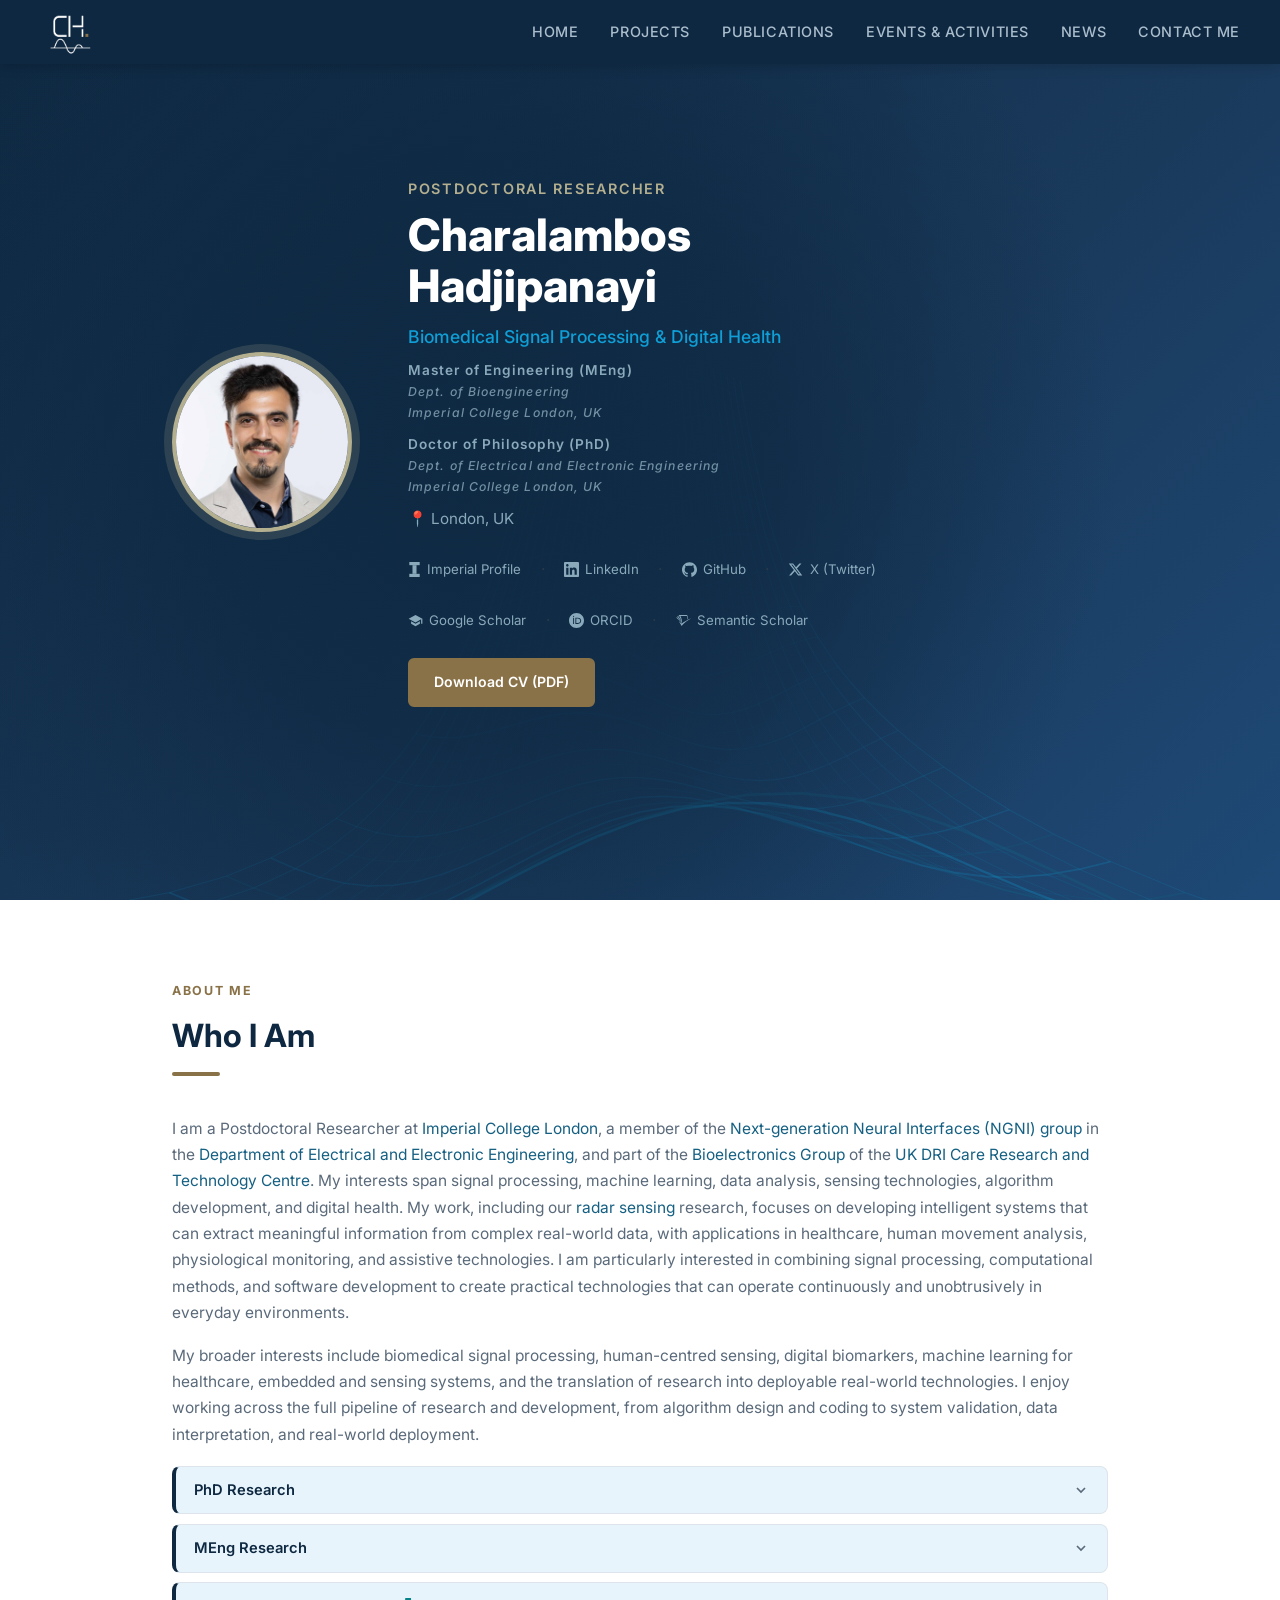
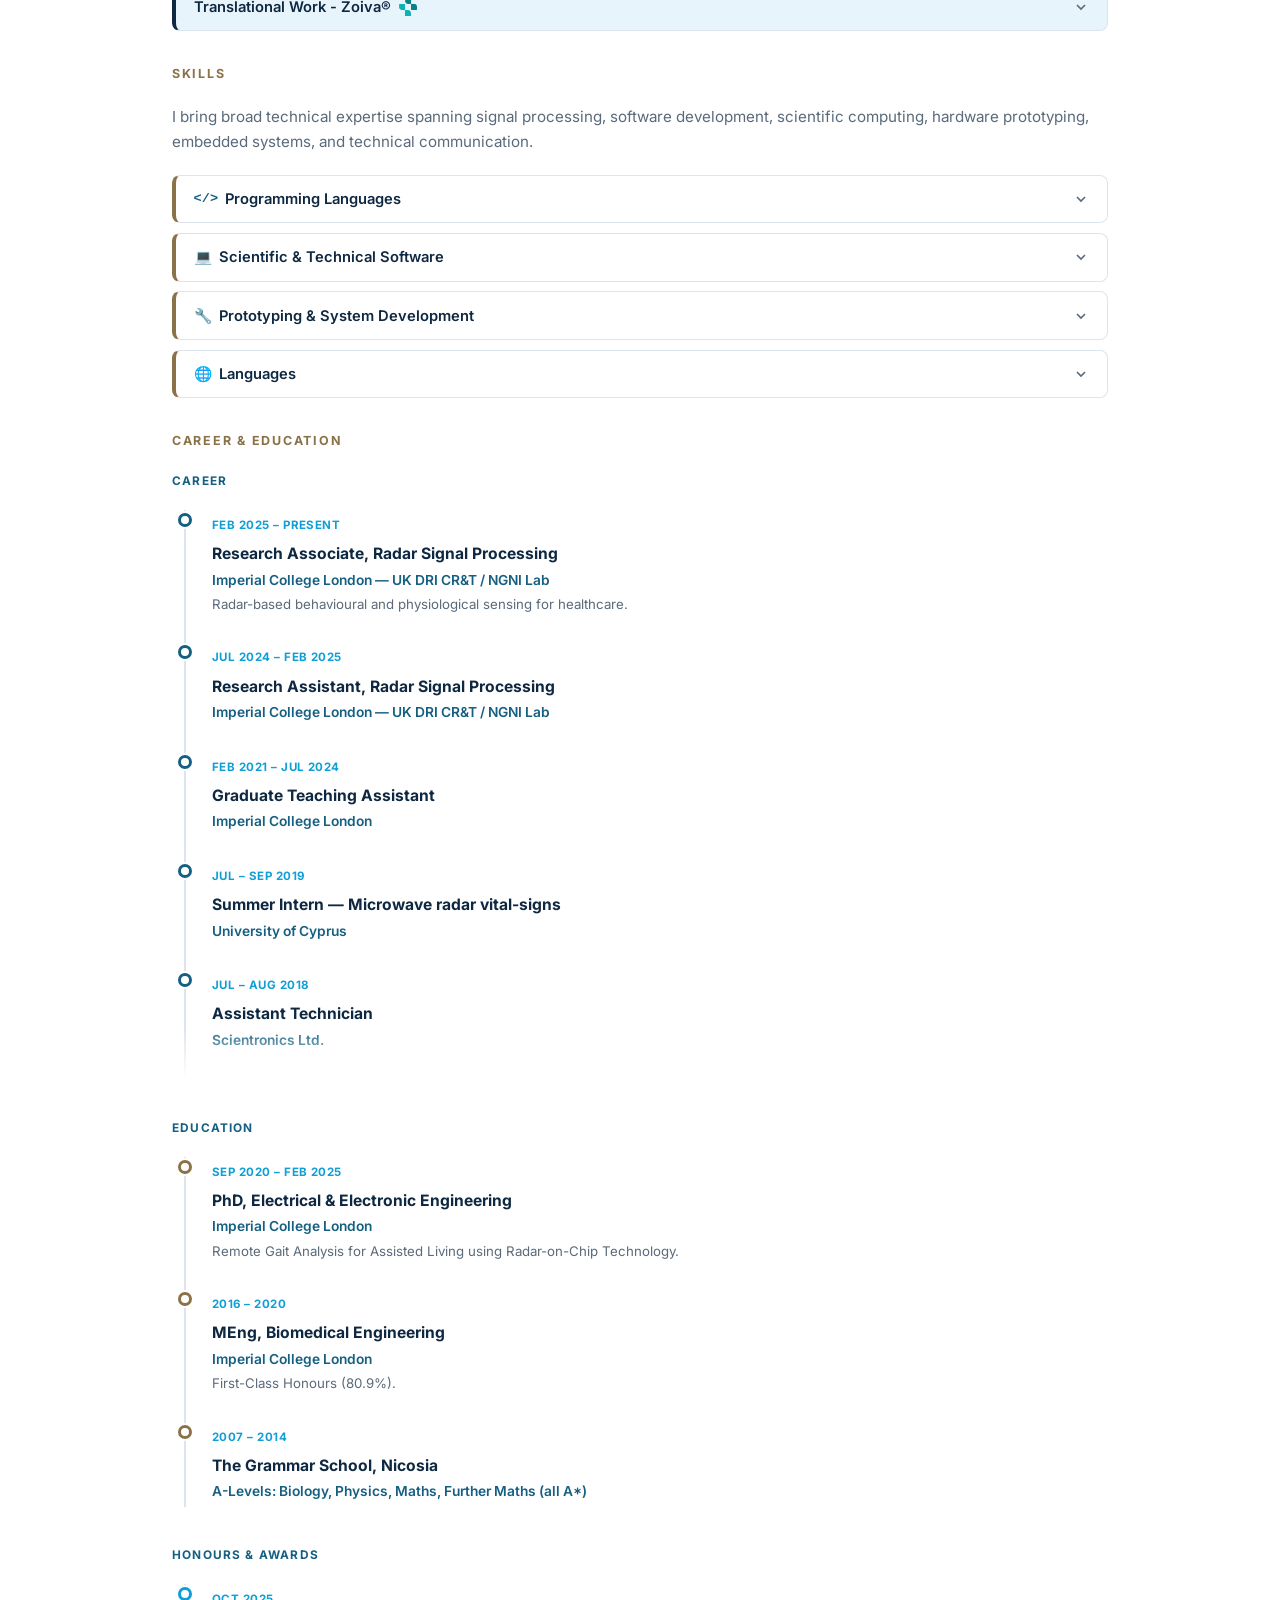
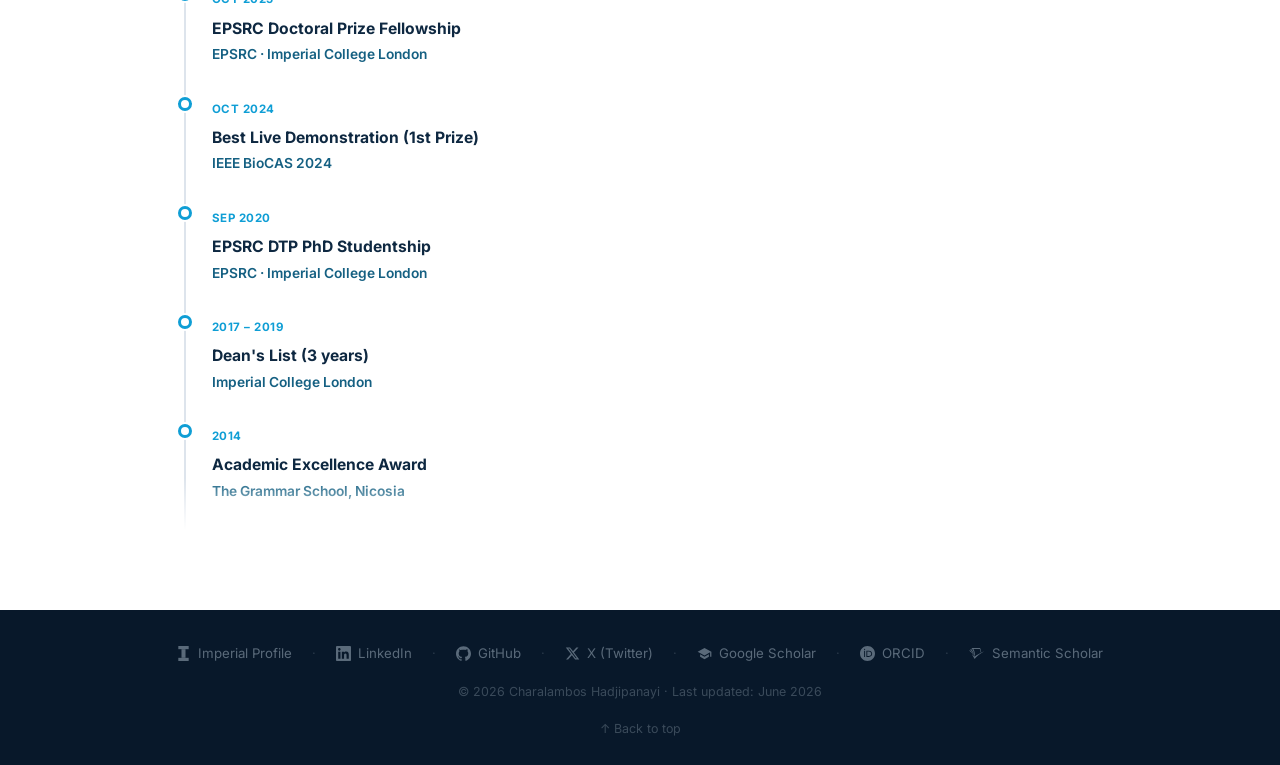
<file: index.html>
﻿<!DOCTYPE html>
<html lang="en">
<head>
  <meta charset="UTF-8" />
  <meta name="viewport" content="width=device-width, initial-scale=1.0" />
  <title>Charalambos Hadjipanayi</title>
  <meta name="description" content="Postdoctoral researcher at Imperial College London specialising in radar-based health monitoring, gait analysis, and digital health technologies." />
  <link rel="canonical" href="https://charalambos-hadjipanayi.github.io/" />
  <meta name="google-site-verification" content="WOaFr6_dNrF6RU6nWjbI6Ayiqex4OgiazI-ShW_IdJE" />
  <link rel="preconnect" href="https://fonts.googleapis.com" />
  <link href="https://fonts.googleapis.com/css2?family=Inter:wght@400;500;600;700;800&display=swap" rel="stylesheet" />
  <link rel="icon" type="image/png" href="/img/favicon_2.png?v=4" />
  <link rel="stylesheet" href="css/style.css?v=27" />
  <style>
    /* Career & Education (page-local to avoid global CSS cache issues; nested in About) */
    .cv .cv-block { margin-bottom: 2.4rem; max-width: 720px; }
    .cv .cv-block:last-child { margin-bottom: 0; }
    .cv .cv-sub { font-size:0.74rem; font-weight:700; letter-spacing:0.1em; text-transform:uppercase; color:var(--teal); margin:0 0 1.2rem; }
    .cv .cv-fade { position:relative; }
    .cv .cv-fade::before, .cv .cv-fade::after { content:""; position:absolute; left:0; right:0; height:52px; pointer-events:none; opacity:0; transition:opacity .25s; z-index:2; }
    .cv .cv-fade::before { top:0; background:linear-gradient(to bottom,#fff,rgba(255,255,255,0)); }
    .cv .cv-fade::after { bottom:0; background:linear-gradient(to top,#fff,rgba(255,255,255,0)); }
    .cv .cv-fade.more-above::before { opacity:1; }
    .cv .cv-fade.more-below::after { opacity:1; }
    .cv .tl-scroll { overflow-x:hidden; overflow-y:auto; scrollbar-width:none; padding-left:12px; }
    .cv .tl-scroll.pannable { cursor:grab; }
    .cv .tl-scroll.dragging { cursor:grabbing; user-select:none; }
    .cv .tl-scroll::-webkit-scrollbar { display:none; }
    .cv .tl { position:relative; padding-left:26px; border-left:2px solid var(--border); }
    .cv .tl-item { position:relative; padding-bottom:1.7rem; }
    .cv .tl-item:last-child { padding-bottom:0.2rem; }
    .cv .tl-item::before { content:""; box-sizing:border-box; position:absolute; left:-34px; top:3px; width:14px; height:14px;
      border-radius:50%; background:#fff; border:3px solid var(--teal); box-shadow:0 0 0 2px #fff; }
    .cv .tl-item.edu::before { border-color:var(--beige); }
    .cv .tl-item.award::before { border-color:var(--lightblue); }
    .cv .tl-date { font-size:0.72rem; font-weight:700; letter-spacing:0.04em; text-transform:uppercase; color:var(--lightblue); }
    .cv .tl-role { font-size:0.98rem; font-weight:700; color:var(--navy); margin:0.25rem 0 0.05rem; }
    .cv .tl-org { font-size:0.86rem; font-weight:600; color:var(--teal); margin:0; }
    .cv .tl-note { font-size:0.83rem; color:var(--muted); line-height:1.5; margin:0.2rem 0 0; }
    @media (max-width:600px) { .cv .tl-role { font-size:0.94rem; } }
  </style>
<script data-goatcounter="https://charalambos-hadjipanayi.goatcounter.com/count" async src="//gc.zgo.at/count.js"></script>
</head>
<body>

<!-- ── Navigation ─────────────────────────────────────────────────────── -->
<nav>
  <a href="/" class="nav-logo" style="text-decoration:none;display:flex;align-items:center;"><img src="/img/logo.png?v=3" alt="CH." style="height:60px;display:block;"></a>
  <button class="nav-toggle" aria-label="Open menu" aria-expanded="false"><span></span><span></span><span></span></button>
  <ul class="nav-links">
    <li><a href="/">Home</a></li>
    <li><a href="/projects/">Projects</a></li>
    <li><a href="/publications/">Publications</a></li>
    <li><a href="/events/">Events &amp; Activities</a></li>
    <li><a href="/news/">News</a></li>
    <li><a href="/contact/">Contact Me</a></li>
  </ul>
</nav>

<!-- ── Hero ───────────────────────────────────────────────────────────── -->
<section id="hero">
  <canvas id="heroCanvas" aria-hidden="true" style="position:absolute;inset:0;width:100%;height:100%;z-index:0;pointer-events:none;display:block;"></canvas>
  <div aria-hidden="true" style="position:absolute;inset:0;z-index:0;pointer-events:none;background:radial-gradient(ellipse 65% 95% at 38% 50%,rgba(14,40,65,0.93) 0%,rgba(14,40,65,0.72) 35%,rgba(14,40,65,0.22) 62%,transparent 76%);"></div>
  <div class="container">
    <div class="hero-inner">

      <img src="img/photo_2.jpg" alt="Charalambos Hadjipanayi" class="hero-avatar" />

      <div class="hero-text">
        <p class="hero-greeting">Postdoctoral Researcher</p>
        <h1 class="hero-name">Charalambos<br>Hadjipanayi</h1>
        <p class="hero-title">Biomedical Signal Processing &amp; Digital Health</p>
        <div class="hero-quals" style="display:flex;flex-direction:column;gap:0.6rem;">
          <div>
            <div style="font-weight:600;">Master of Engineering (MEng)</div>
            <div style="font-style:italic;font-size:0.9em;opacity:0.8;">Dept. of Bioengineering</div>
            <div style="font-style:italic;font-size:0.9em;opacity:0.8;">Imperial College London, UK</div>
          </div>
          <div>
            <div style="font-weight:600;">Doctor of Philosophy (PhD)</div>
            <div style="font-style:italic;font-size:0.9em;opacity:0.8;">Dept. of Electrical and Electronic Engineering</div>
            <div style="font-style:italic;font-size:0.9em;opacity:0.8;">Imperial College London, UK</div>
          </div>
        </div>
        <p class="hero-inst">📍 London, UK</p>

        <div class="hero-social" style="display:flex;align-items:center;flex-wrap:wrap;gap:0.75rem 1.2rem;margin-bottom:1.5rem;">

          <a href="https://profiles.imperial.ac.uk/charalambos.hadjipanayi15" target="_blank" rel="noopener" style="display:flex;align-items:center;gap:0.4rem;color:#8AAABB;font-size:0.83rem;text-decoration:none;transition:color 0.2s;" onmouseover="this.style.color='#FFFFFF'" onmouseout="this.style.color='#8AAABB'">
            <svg viewBox="0 0 22 26" fill="currentColor" aria-hidden="true" style="width:13px;height:15px;flex-shrink:0;"><rect x="2" y="0" width="18" height="5.5"/><rect x="7.5" y="5.5" width="7" height="15"/><rect x="2" y="20.5" width="18" height="5.5"/></svg>
            Imperial Profile
          </a>

          <span style="color:#2A3A4A;">·</span>

          <a href="https://www.linkedin.com/in/charalambos-hadjipanayi/" target="_blank" rel="noopener" style="display:flex;align-items:center;gap:0.4rem;color:#8AAABB;font-size:0.83rem;text-decoration:none;" onmouseover="this.style.color='#FFFFFF'" onmouseout="this.style.color='#8AAABB'">
            <svg viewBox="0 0 24 24" fill="currentColor" aria-hidden="true" style="width:15px;height:15px;flex-shrink:0;"><path d="M20.447 20.452h-3.554v-5.569c0-1.328-.027-3.037-1.852-3.037-1.853 0-2.136 1.445-2.136 2.939v5.667H9.351V9h3.414v1.561h.046c.477-.9 1.637-1.85 3.37-1.85 3.601 0 4.267 2.37 4.267 5.455v6.286zM5.337 7.433c-1.144 0-2.063-.926-2.063-2.065 0-1.138.92-2.063 2.063-2.063 1.14 0 2.064.925 2.064 2.063 0 1.139-.925 2.065-2.064 2.065zm1.782 13.019H3.555V9h3.564v11.452zM22.225 0H1.771C.792 0 0 .774 0 1.729v20.542C0 23.227.792 24 1.771 24h20.451C23.2 24 24 23.227 24 22.271V1.729C24 .774 23.2 0 22.222 0h.003z"/></svg>
            LinkedIn
          </a>

          <span style="color:#2A3A4A;">·</span>

          <a href="https://github.com/Charalambos-Hadjipanayi" target="_blank" rel="noopener" style="display:flex;align-items:center;gap:0.4rem;color:#8AAABB;font-size:0.83rem;text-decoration:none;" onmouseover="this.style.color='#FFFFFF'" onmouseout="this.style.color='#8AAABB'">
            <svg viewBox="0 0 24 24" fill="currentColor" aria-hidden="true" style="width:15px;height:15px;flex-shrink:0;"><path d="M12 .297c-6.63 0-12 5.373-12 12 0 5.303 3.438 9.8 8.205 11.385.6.113.82-.258.82-.577 0-.285-.01-1.04-.015-2.04-3.338.724-4.042-1.61-4.042-1.61C4.422 18.07 3.633 17.7 3.633 17.7c-1.087-.744.084-.729.084-.729 1.205.084 1.838 1.236 1.838 1.236 1.07 1.835 2.809 1.305 3.495.998.108-.776.417-1.305.76-1.605-2.665-.3-5.466-1.332-5.466-5.93 0-1.31.465-2.38 1.235-3.22-.135-.303-.54-1.523.105-3.176 0 0 1.005-.322 3.3 1.23.96-.267 1.98-.399 3-.405 1.02.006 2.04.138 3 .405 2.28-1.552 3.285-1.23 3.285-1.23.645 1.653.24 2.873.12 3.176.765.84 1.23 1.91 1.23 3.22 0 4.61-2.805 5.625-5.475 5.92.42.36.81 1.096.81 2.22 0 1.606-.015 2.896-.015 3.286 0 .315.21.69.825.57C20.565 22.092 24 17.592 24 12.297c0-6.627-5.373-12-12-12"/></svg>
            GitHub
          </a>

          <span class="sep-desktop" style="color:#2A3A4A;">·</span>
          <div class="brk-mobile flex-break"></div>

          <a href="https://x.com/c_hadjipanayi" target="_blank" rel="noopener" style="display:flex;align-items:center;gap:0.4rem;color:#8AAABB;font-size:0.83rem;text-decoration:none;" onmouseover="this.style.color='#FFFFFF'" onmouseout="this.style.color='#8AAABB'">
            <svg viewBox="0 0 24 24" fill="currentColor" aria-hidden="true" style="width:15px;height:15px;flex-shrink:0;"><path d="M18.244 2.25h3.308l-7.227 8.26 8.502 11.24H16.17l-5.214-6.817L4.99 21.75H1.68l7.73-8.835L1.254 2.25H8.08l4.713 6.231zm-1.161 17.52h1.833L7.084 4.126H5.117z"/></svg>
            X (Twitter)
          </a>

          <div class="brk-desktop flex-break"></div>
          <span class="sep-mobile" style="color:#2A3A4A;">·</span>

          <a href="https://scholar.google.com/citations?user=b6_ntD4AAAAJ&hl=en" target="_blank" rel="noopener" style="display:flex;align-items:center;gap:0.4rem;color:#8AAABB;font-size:0.83rem;text-decoration:none;" onmouseover="this.style.color='#FFFFFF'" onmouseout="this.style.color='#8AAABB'">
            <svg viewBox="0 0 24 24" fill="currentColor" aria-hidden="true" style="width:15px;height:15px;flex-shrink:0;"><path d="M12 3L1 9l11 6 9-4.91V17h2V9L12 3zM5 13.18v4L12 21l7-3.82v-4L12 17l-7-3.82z"/></svg>
            Google Scholar
          </a>

          <span class="sep-desktop" style="color:#2A3A4A;">·</span>
          <div class="brk-mobile flex-break"></div>

          <a href="https://orcid.org/0000-0002-2624-6178" target="_blank" rel="noopener" style="display:flex;align-items:center;gap:0.4rem;color:#8AAABB;font-size:0.83rem;text-decoration:none;" onmouseover="this.style.color='#FFFFFF'" onmouseout="this.style.color='#8AAABB'">
            <svg viewBox="0 0 24 24" fill="currentColor" aria-hidden="true" style="width:15px;height:15px;flex-shrink:0;"><path d="M12 0C5.372 0 0 5.372 0 12s5.372 12 12 12 12-5.372 12-12S18.628 0 12 0zM7.369 4.378c.525 0 .947.431.947.947s-.422.947-.947.947a.95.95 0 0 1-.947-.947c0-.525.422-.947.947-.947zm-.722 3.038h1.444v10.041H6.647V7.416zm3.562 0h3.9c3.712 0 5.344 2.653 5.344 5.025 0 2.578-2.016 5.016-5.325 5.016h-3.919V7.416zm1.444 1.303v7.444h2.297c3.272 0 4.022-2.484 4.022-3.722 0-2.016-1.284-3.722-4.097-3.722h-2.222z"/></svg>
            ORCID
          </a>

          <span style="color:#2A3A4A;">·</span>

          <a href="https://www.semanticscholar.org/author/C.-Hadjipanayi/2226787369" target="_blank" rel="noopener" style="display:flex;align-items:center;gap:0.4rem;color:#8AAABB;font-size:0.83rem;text-decoration:none;" onmouseover="this.style.color='#FFFFFF'" onmouseout="this.style.color='#8AAABB'">
            <svg viewBox="0 0 24 24" fill="currentColor" aria-hidden="true" style="width:15px;height:15px;flex-shrink:0;"><path d="M24 8.609c-.848.536-1.436.83-2.146 1.245-4.152 2.509-8.15 5.295-11.247 8.981l-1.488 1.817-4.568-7.268c1.021.814 3.564 3.098 4.603 3.599l3.356-2.526c2.336-1.644 8.946-5.226 11.49-5.848ZM8.046 15.201c.346.277.692.537.969.744.761-3.668.121-7.613-1.886-11.039 3.374-.052 6.731-.087 10.105-.139a14.794 14.794 0 0 1 1.298 5.295c.294-.156.588-.294.883-.433-.104-1.868-.641-3.91-1.662-6.263-4.602-.018-9.188-.018-13.79-.018 2.993 3.547 4.36 7.839 4.083 11.853Zm-.623-.484c.087.086.191.155.277.225-.138-3.409-1.419-6.887-3.824-9.881H1.73c3.098 2.855 4.984 6.299 5.693 9.656Zm-.744-.658c.104.087.208.173.329.277-.9-2.526-2.492-5.018-4.741-7.198H0c2.89 2.076 5.122 4.481 6.679 6.921Z"/></svg>
            Semantic Scholar
          </a>

        </div>

        <div style="margin-top:1.5rem;">
          <a href="files/Charalambos_Hadjipanayi_CV_October_2026.pdf" target="_blank" class="btn btn-primary">Download CV (PDF)</a>
        </div>

      </div>

    </div>
  </div>
</section>

<!-- ── About ──────────────────────────────────────────────────────────── -->
<section id="about">
  <div class="container">
    <p class="section-label">About Me</p>
    <h2 class="section-title">Who I Am</h2>
    <div class="section-divider"></div>

    <div class="about-text">
      <p>
        I am a Postdoctoral Researcher at <a href="https://www.imperial.ac.uk/" target="_blank" rel="noopener">Imperial College London</a>, a member of the <a href="https://www.imperial.ac.uk/next-generation-neural-interfaces/" target="_blank" rel="noopener">Next-generation Neural Interfaces (NGNI) group</a> in the <a href="https://www.imperial.ac.uk/electrical-engineering/" target="_blank" rel="noopener">Department of Electrical and Electronic Engineering</a>, and part of the <a href="https://www.ukdri.ac.uk/labs/constandinou-lab" target="_blank" rel="noopener">Bioelectronics Group</a> of the <a href="https://www.ukdri.ac.uk/centres/care-research-technology" target="_blank" rel="noopener">UK DRI Care Research and Technology Centre</a>. My interests span signal processing, machine learning, data analysis, sensing technologies, algorithm development, and digital health. My work, including our <a href="https://www.imperial.ac.uk/next-generation-neural-interfaces/research/radar-sensing/" target="_blank" rel="noopener">radar sensing</a> research, focuses on developing intelligent systems that can extract meaningful information from complex real-world data, with applications in healthcare, human movement analysis, physiological monitoring, and assistive technologies. I am particularly interested in combining signal processing, computational methods, and software development to create practical technologies that can operate continuously and unobtrusively in everyday environments.
      </p>
      <p>
        My broader interests include biomedical signal processing, human-centred sensing, digital biomarkers, machine learning for healthcare, embedded and sensing systems, and the translation of research into deployable real-world technologies. I enjoy working across the full pipeline of research and development, from algorithm design and coding to system validation, data interpretation, and real-world deployment.
      </p>
      <div class="about-accordion">

        <div class="about-acc-item" style="background:#E7F4FB;">
          <button class="about-acc-toggle" aria-expanded="false">
            <span>PhD Research</span>
            <svg width="16" height="16" viewBox="0 0 24 24" fill="none" stroke="currentColor" stroke-width="2.5" aria-hidden="true" style="flex-shrink:0;transition:transform .3s;color:#5A6A7A;">
              <polyline points="6 9 12 15 18 9"/>
            </svg>
          </button>
          <div class="about-acc-panel" style="height:0;overflow:hidden;transition:height .35s ease;background:#F7F9FB;">
            <div class="about-acc-body" style="padding-top:0.75rem;">
              <p>My PhD, conducted within the <a href="https://www.imperial.ac.uk/next-generation-neural-interfaces/" target="_blank" rel="noopener">Next Generation Neural Interfaces (NGNI)</a> Lab at <a href="https://www.imperial.ac.uk/" target="_blank" rel="noopener">Imperial College London</a>, focused on the use of commercially available ultra-wideband (UWB) radar-on-chip technology for unobtrusive, continuous gait monitoring in home environments. The work was motivated by the growing need to track daily physical fluctuations in individuals living with neurodegenerative conditions such as Parkinson's disease and Alzheimer's, beyond the limitations of periodic clinical assessments and without the compliance, engagement, and privacy drawbacks of wearable or camera-based systems.</p>
              <p style="margin-top:0.75rem;">A central contribution was the development of a novel, computationally efficient signal processing framework to extract spatiotemporal gait parameters directly from UWB radar data, with real-time application potential. The method uses the joint Range–Doppler–Time (RDT) representation of radar signals to track movement, detect gait events, estimate key walking parameters, and quantify gait variability and asymmetry, all without any body-worn sensors. The framework was validated against gold-standard optical motion capture in laboratory trials involving healthy participants and individuals with neurological impairments including Parkinson's disease, demonstrating that radar-derived gait biomarkers are consistent with clinical findings. A key goal is to integrate this technology into the <a href="https://www.ukdri.ac.uk/centres/care-research-technology/minder" target="_blank" rel="noopener">Minder</a> smart home platform, developed by the <a href="https://www.ukdri.ac.uk/" target="_blank" rel="noopener">UK Dementia Research Institute (UK DRI)</a> <a href="https://www.ukdri.ac.uk/centres/care-research-technology" target="_blank" rel="noopener">Care Research and Technology (CR&amp;T) Centre</a>, to enable continuous, personalised patient monitoring.</p>
            </div>
          </div>
        </div>

        <div class="about-acc-item" style="background:#E7F4FB;">
          <button class="about-acc-toggle" aria-expanded="false">
            <span>MEng Research</span>
            <svg width="16" height="16" viewBox="0 0 24 24" fill="none" stroke="currentColor" stroke-width="2.5" aria-hidden="true" style="flex-shrink:0;transition:transform .3s;color:#5A6A7A;">
              <polyline points="6 9 12 15 18 9"/>
            </svg>
          </button>
          <div class="about-acc-panel" style="height:0;overflow:hidden;transition:height .35s ease;background:#F7F9FB;">
            <div class="about-acc-body" style="padding-top:0.75rem;">
              <p>My Master of Engineering (MEng) final year project, completed within the <a href="https://www.imperial.ac.uk/bioengineering" target="_blank" rel="noopener">Department of Bioengineering</a> at <a href="https://www.imperial.ac.uk/" target="_blank" rel="noopener">Imperial College London</a>, focused on developing an external portable system to enhance the performance of myoelectrically-controlled powered lower-limb exoskeletons for individuals with spinal cord injury (SCI). The work was motivated by the need to improve exoskeleton control through additional sensory information and closed-loop feedback, beyond conventional surface electromyography-based approaches.</p>
              <p style="margin-top:0.75rem;">The system comprised two integrated components. The first was a foot pressure sensing platform consisting of an array of six force-sensitive elements embedded in a shoe insole, capable of capturing plantar pressure distributions during gait with high accuracy and fine spatial resolution. The second was a haptic feedback system that maps the captured foot pressure signals into three levels of vibrotactile stimulation delivered to the user's index finger, demonstrating reliable classification performance under noisy experimental conditions based on psychometric testing. Together, these components provide the exoskeleton controller with richer sensory input and enable closed-loop control, with the aim of improving the safety and naturalness of assisted locomotion for SCI patients.</p>
            </div>
          </div>
        </div>

        <div class="about-acc-item" style="background:#E7F4FB;">
          <button class="about-acc-toggle" aria-expanded="false">
            <span style="display:flex;align-items:center;gap:0.55rem;">Translational Work - Zoiva&reg;<svg xmlns="http://www.w3.org/2000/svg" viewBox="61 290 170 170" aria-hidden="true" style="width:18px;height:18px;flex-shrink:0;"><defs><clipPath id="zi1"><path d="M 174 345 L 231.527344 345 L 231.527344 403 L 174 403 Z"/></clipPath><clipPath id="zi2"><path d="M 61.277344 347 L 119 347 L 119 405 L 61.277344 405 Z"/></clipPath><clipPath id="zi3"><path d="M 118 289.90625 L 177 289.90625 L 177 348 L 118 348 Z"/></clipPath><clipPath id="zi4"><path d="M 116 402 L 175 402 L 175 460.15625 L 116 460.15625 Z"/></clipPath></defs><g clip-path="url(#zi1)"><path fill="#048489" d="M 203.648438 345.238281 C 219.054688 345.714844 231.417969 358.347656 231.457031 373.863281 L 231.457031 396.921875 C 231.457031 400.078125 228.910156 402.648438 225.753906 402.667969 L 179.734375 402.667969 C 176.589844 402.648438 174.039062 400.078125 174.039062 396.921875 L 174.039062 345.238281 L 203.648438 345.238281" fill-rule="evenodd"/></g><g clip-path="url(#zi2)"><path fill="#0db2b8" d="M 89.097656 404.75 C 73.679688 404.285156 61.316406 391.644531 61.277344 376.128906 L 61.277344 353.070312 C 61.277344 349.902344 63.828125 347.34375 66.984375 347.324219 L 113.011719 347.324219 C 116.167969 347.34375 118.714844 349.902344 118.714844 353.070312 L 118.714844 404.75 L 89.097656 404.75" fill-rule="evenodd"/></g><g clip-path="url(#zi3)"><path fill="#048489" d="M 146.515625 347.324219 C 131.097656 346.859375 118.746094 334.226562 118.695312 318.710938 L 118.695312 295.652344 C 118.695312 292.496094 121.246094 289.925781 124.402344 289.90625 L 170.417969 289.90625 C 173.574219 289.925781 176.125 292.496094 176.125 295.652344 L 176.125 347.324219 L 146.515625 347.324219" fill-rule="evenodd"/></g><g clip-path="url(#zi4)"><path fill="#0db2b8" d="M 146.21875 402.648438 C 161.636719 403.125 174 415.753906 174.039062 431.28125 L 174.039062 454.339844 C 174.039062 457.496094 171.492188 460.066406 168.34375 460.085938 L 122.316406 460.085938 C 119.164062 460.066406 116.613281 457.496094 116.613281 454.339844 L 116.613281 402.648438 L 146.21875 402.648438" fill-rule="evenodd"/></g></svg></span>
            <svg width="16" height="16" viewBox="0 0 24 24" fill="none" stroke="currentColor" stroke-width="2.5" aria-hidden="true" style="flex-shrink:0;transition:transform .3s;color:#5A6A7A;">
              <polyline points="6 9 12 15 18 9"/>
            </svg>
          </button>
          <div class="about-acc-panel" style="height:0;overflow:hidden;transition:height .35s ease;background:#F7F9FB;">
            <p class="about-acc-body" style="padding-top:0.75rem;">
              I am a co-founder of <a href="https://www.zoiva.com/" target="_blank" rel="noopener">Zoiva</a>, a digital health spinout in development from <a href="https://www.imperial.ac.uk/" target="_blank" rel="noopener">Imperial College London</a> and the <a href="https://www.ukdri.ac.uk/" target="_blank" rel="noopener">UK Dementia Research Institute (UK DRI)</a>. Building on the radar sensing research conducted by our team during postgraduate and postdoctoral work at Imperial, Zoiva is developing contactless technologies for continuous, passive monitoring of movement, behaviour, and physiological signals in real-world environments. The goal is to enable earlier detection of health deterioration and more personalised care for older adults and individuals living with neurological conditions.
            </p>
          </div>
        </div>

      </div>

      <div style="margin-top:2rem;">
        <p class="section-label" style="margin-bottom:1.2rem;color:#8A7248;font-size:0.78rem;font-weight:700;letter-spacing:0.14em;text-transform:uppercase;">Skills</p>
        <p style="font-size:0.95rem;color:#5A6A7A;margin-bottom:1.2rem;">I bring broad technical expertise spanning signal processing, software development, scientific computing, hardware prototyping, embedded systems, and technical communication.</p>

        <div class="skills-accordion">

          <!-- Programming Languages -->
          <div class="skills-acc-item">
            <button class="skills-acc-toggle" aria-expanded="false">
              <span><span style="font-family:monospace;font-weight:700;color:#156082;font-size:0.85rem;">&lt;/&gt;</span>&ensp;Programming Languages</span>
              <svg width="16" height="16" viewBox="0 0 24 24" fill="none" stroke="currentColor" stroke-width="2.5" aria-hidden="true" style="flex-shrink:0;transition:transform .3s;color:#5A6A7A;"><polyline points="6 9 12 15 18 9"/></svg>
            </button>
            <div class="skills-acc-panel" style="height:0;overflow:hidden;transition:height .35s ease;">
              <div class="skills-acc-body">
                <div style="display:flex;flex-direction:column;gap:0.45rem;">
                  <div style="font-size:0.88rem;color:#2D3E50;font-weight:500;display:flex;align-items:baseline;gap:0.5rem;"><span style="color:#156082;">•</span>MATLAB <span style="color:#156082;font-weight:400;">(Expert)</span></div>
                  <div style="font-size:0.88rem;color:#2D3E50;font-weight:500;display:flex;align-items:baseline;gap:0.5rem;"><span style="color:#156082;">•</span>Python <span style="color:#156082;font-weight:400;">(Advanced)</span></div>
                  <div style="font-size:0.88rem;color:#2D3E50;font-weight:500;display:flex;align-items:baseline;gap:0.5rem;"><span style="color:#156082;">•</span>C / C++ <span style="color:#156082;font-weight:400;">(Intermediate)</span></div>
                  <div style="font-size:0.88rem;color:#2D3E50;font-weight:500;display:flex;align-items:baseline;gap:0.5rem;"><span style="color:#156082;">•</span>HTML / CSS <span style="color:#156082;font-weight:400;">(Intermediate)</span></div>
                  <div style="font-size:0.88rem;color:#2D3E50;font-weight:500;display:flex;align-items:baseline;gap:0.5rem;"><span style="color:#156082;">•</span>JavaScript <span style="color:#156082;font-weight:400;">(Beginner)</span></div>
                  <div style="font-size:0.88rem;color:#2D3E50;font-weight:500;display:flex;align-items:baseline;gap:0.5rem;"><span style="color:#156082;">•</span>VBA <span style="color:#156082;font-weight:400;">(Beginner)</span></div>
                </div>
              </div>
            </div>
          </div>

          <!-- Scientific & Technical Software -->
          <div class="skills-acc-item">
            <button class="skills-acc-toggle" aria-expanded="false">
              <span>💻&ensp;Scientific &amp; Technical Software</span>
              <svg width="16" height="16" viewBox="0 0 24 24" fill="none" stroke="currentColor" stroke-width="2.5" aria-hidden="true" style="flex-shrink:0;transition:transform .3s;color:#5A6A7A;"><polyline points="6 9 12 15 18 9"/></svg>
            </button>
            <div class="skills-acc-panel" style="height:0;overflow:hidden;transition:height .35s ease;">
              <div class="skills-acc-body">
                <div style="font-size:0.85rem;font-weight:600;color:#2D3E50;margin-bottom:0.35rem;display:flex;align-items:baseline;gap:0.5rem;"><span style="color:#156082;">•</span>Modelling &amp; Analysis <span style="margin-left:0.3rem;">⚙️</span></div>
                <div style="display:flex;flex-direction:column;gap:0.45rem;padding-left:1.2rem;margin-bottom:0.75rem;">
                  <div style="font-size:0.88rem;color:#2D3E50;font-weight:500;display:flex;align-items:baseline;gap:0.5rem;"><span style="color:#0F9ED5;">◦</span>Simulink</div>
                  <div style="font-size:0.88rem;color:#2D3E50;font-weight:500;display:flex;align-items:baseline;gap:0.5rem;"><span style="color:#0F9ED5;">◦</span>Wolfram Mathematica</div>
                  <div style="font-size:0.88rem;color:#2D3E50;font-weight:500;display:flex;align-items:baseline;gap:0.5rem;"><span style="color:#0F9ED5;">◦</span>Jupyter Notebooks</div>
                  <div style="font-size:0.88rem;color:#2D3E50;font-weight:500;display:flex;align-items:baseline;gap:0.5rem;"><span style="color:#0F9ED5;">◦</span>Unity</div>
                </div>
                <div style="font-size:0.85rem;font-weight:600;color:#2D3E50;margin-bottom:0.35rem;display:flex;align-items:baseline;gap:0.5rem;"><span style="color:#156082;">•</span>Motion Capture &amp; Biomechanics <span style="margin-left:0.3rem;">📄</span></div>
                <div style="display:flex;flex-direction:column;gap:0.45rem;padding-left:1.2rem;margin-bottom:0.75rem;">
                  <div style="font-size:0.88rem;color:#2D3E50;font-weight:500;display:flex;align-items:baseline;gap:0.5rem;"><span style="color:#0F9ED5;">◦</span>OpenSim</div>
                  <div style="font-size:0.88rem;color:#2D3E50;font-weight:500;display:flex;align-items:baseline;gap:0.5rem;"><span style="color:#0F9ED5;">◦</span>Vicon Nexus</div>
                </div>
                <div style="font-size:0.85rem;font-weight:600;color:#2D3E50;margin-bottom:0.35rem;display:flex;align-items:baseline;gap:0.5rem;"><span style="color:#156082;">•</span>Documentation, Communication &amp; Collaboration <span style="margin-left:0.3rem;">🎬</span></div>
                <div style="display:flex;flex-direction:column;gap:0.45rem;padding-left:1.2rem;">
                  <div style="font-size:0.88rem;color:#2D3E50;font-weight:500;display:flex;align-items:baseline;gap:0.5rem;"><span style="color:#0F9ED5;">◦</span>Scientific writing &amp; documentation (LaTeX, Microsoft Word, Microsoft Excel)</div>
                  <div style="font-size:0.88rem;color:#2D3E50;font-weight:500;display:flex;align-items:baseline;gap:0.5rem;"><span style="color:#0F9ED5;">◦</span>Presentation &amp; poster design (Microsoft PowerPoint, Microsoft Publisher)</div>
                  <div style="font-size:0.88rem;color:#2D3E50;font-weight:500;display:flex;align-items:baseline;gap:0.5rem;"><span style="color:#0F9ED5;">◦</span>Collaboration &amp; project management (Git / GitHub, Microsoft Planner, Notion)</div>
                  <div style="font-size:0.88rem;color:#2D3E50;font-weight:500;display:flex;align-items:baseline;gap:0.5rem;"><span style="color:#0F9ED5;">◦</span>Media &amp; content creation (Shotcut, Inkscape, OBS)</div>
                </div>
              </div>
            </div>
          </div>

          <!-- Prototyping & System Development -->
          <div class="skills-acc-item">
            <button class="skills-acc-toggle" aria-expanded="false">
              <span>🔧&ensp;Prototyping &amp; System Development</span>
              <svg width="16" height="16" viewBox="0 0 24 24" fill="none" stroke="currentColor" stroke-width="2.5" aria-hidden="true" style="flex-shrink:0;transition:transform .3s;color:#5A6A7A;"><polyline points="6 9 12 15 18 9"/></svg>
            </button>
            <div class="skills-acc-panel" style="height:0;overflow:hidden;transition:height .35s ease;">
              <div class="skills-acc-body">
                <div style="font-size:0.85rem;font-weight:600;color:#2D3E50;margin-bottom:0.35rem;display:flex;align-items:baseline;gap:0.5rem;"><span style="color:#156082;">•</span>Embedded &amp; Rapid Prototyping <span style="margin-left:0.3rem;">🔌</span></div>
                <div style="display:flex;flex-direction:column;gap:0.45rem;padding-left:1.2rem;margin-bottom:0.75rem;">
                  <div style="font-size:0.88rem;color:#2D3E50;font-weight:500;display:flex;align-items:baseline;gap:0.5rem;"><span style="color:#0F9ED5;">◦</span>Arduino, Raspberry Pi</div>
                </div>
                <div style="font-size:0.85rem;font-weight:600;color:#2D3E50;margin-bottom:0.35rem;display:flex;align-items:baseline;gap:0.5rem;"><span style="color:#156082;">•</span>Circuit Design &amp; Simulation <span style="margin-left:0.3rem;">⚡</span></div>
                <div style="display:flex;flex-direction:column;gap:0.45rem;padding-left:1.2rem;margin-bottom:0.75rem;">
                  <div style="font-size:0.88rem;color:#2D3E50;font-weight:500;display:flex;align-items:baseline;gap:0.5rem;"><span style="color:#0F9ED5;">◦</span>OrCAD, PSpice, Intel/Altera Quartus</div>
                </div>
                <div style="font-size:0.85rem;font-weight:600;color:#2D3E50;margin-bottom:0.35rem;display:flex;align-items:baseline;gap:0.5rem;"><span style="color:#156082;">•</span>CAD Design, Mechanical Prototyping &amp; Fabrication <span style="margin-left:0.3rem;">🖨️</span></div>
                <div style="display:flex;flex-direction:column;gap:0.45rem;padding-left:1.2rem;">
                  <div style="font-size:0.88rem;color:#2D3E50;font-weight:500;display:flex;align-items:baseline;gap:0.5rem;"><span style="color:#0F9ED5;">◦</span>SolidWorks, Autodesk Fusion 360, 3D Printing</div>
                </div>
              </div>
            </div>
          </div>

          <!-- Languages -->
          <div class="skills-acc-item">
            <button class="skills-acc-toggle" aria-expanded="false">
              <span>🌐&ensp;Languages</span>
              <svg width="16" height="16" viewBox="0 0 24 24" fill="none" stroke="currentColor" stroke-width="2.5" aria-hidden="true" style="flex-shrink:0;transition:transform .3s;color:#5A6A7A;"><polyline points="6 9 12 15 18 9"/></svg>
            </button>
            <div class="skills-acc-panel" style="height:0;overflow:hidden;transition:height .35s ease;">
              <div class="skills-acc-body">
                <div style="display:flex;flex-direction:column;gap:0.45rem;">
                  <div style="font-size:0.88rem;color:#2D3E50;font-weight:500;display:flex;align-items:baseline;gap:0.5rem;"><span style="color:#156082;">•</span>English</div>
                  <div style="font-size:0.88rem;color:#2D3E50;font-weight:500;display:flex;align-items:baseline;gap:0.5rem;"><span style="color:#156082;">•</span>Greek</div>
                </div>
              </div>
            </div>
          </div>

        </div>
      </div>

      <div style="margin-top:2rem;">
        <p class="section-label" style="margin-bottom:1.2rem;color:#8A7248;font-size:0.78rem;font-weight:700;letter-spacing:0.14em;text-transform:uppercase;">Career &amp; Education</p>
        <div class="cv">

          <div class="cv-block">
            <p class="cv-sub">Career</p>
            <div class="cv-fade"><div class="tl-scroll"><div class="tl">
              <div class="tl-item"><span class="tl-date">Feb 2025 – Present</span><p class="tl-role">Research Associate, Radar Signal Processing</p><p class="tl-org">Imperial College London — UK DRI CR&amp;T / NGNI Lab</p><p class="tl-note">Radar-based behavioural and physiological sensing for healthcare.</p></div>
              <div class="tl-item"><span class="tl-date">Jul 2024 – Feb 2025</span><p class="tl-role">Research Assistant, Radar Signal Processing</p><p class="tl-org">Imperial College London — UK DRI CR&amp;T / NGNI Lab</p></div>
              <div class="tl-item"><span class="tl-date">Feb 2021 – Jul 2024</span><p class="tl-role">Graduate Teaching Assistant</p><p class="tl-org">Imperial College London</p></div>
              <div class="tl-item"><span class="tl-date">Jul – Sep 2019</span><p class="tl-role">Summer Intern — Microwave radar vital-signs</p><p class="tl-org">University of Cyprus</p></div>
              <div class="tl-item"><span class="tl-date">Jul – Aug 2018</span><p class="tl-role">Assistant Technician</p><p class="tl-org">Scientronics Ltd.</p></div>
              <div class="tl-item"><span class="tl-date">Jun 2015 – Jul 2016</span><p class="tl-role">Electronic Telecommunications Operator</p><p class="tl-org">Cyprus National Guard (General Staff)</p></div>
              <div class="tl-item"><span class="tl-date">Jul – Aug 2013</span><p class="tl-role">Laboratory Assistant</p><p class="tl-org">Molecular Medicine Research Center, University of Cyprus</p></div>
            </div></div></div>
          </div>

          <div class="cv-block">
            <p class="cv-sub">Education</p>
            <div class="cv-fade"><div class="tl-scroll"><div class="tl">
              <div class="tl-item edu"><span class="tl-date">Sep 2020 – Feb 2025</span><p class="tl-role">PhD, Electrical &amp; Electronic Engineering</p><p class="tl-org">Imperial College London</p><p class="tl-note">Remote Gait Analysis for Assisted Living using Radar-on-Chip Technology.</p></div>
              <div class="tl-item edu"><span class="tl-date">2016 – 2020</span><p class="tl-role">MEng, Biomedical Engineering</p><p class="tl-org">Imperial College London</p><p class="tl-note">First-Class Honours (80.9%).</p></div>
              <div class="tl-item edu"><span class="tl-date">2007 – 2014</span><p class="tl-role">The Grammar School, Nicosia</p><p class="tl-org">A-Levels: Biology, Physics, Maths, Further Maths (all A*)</p></div>
            </div></div></div>
          </div>

          <div class="cv-block">
            <p class="cv-sub">Honours &amp; Awards</p>
            <div class="cv-fade"><div class="tl-scroll"><div class="tl">
              <div class="tl-item award"><span class="tl-date">Oct 2025</span><p class="tl-role">EPSRC Doctoral Prize Fellowship</p><p class="tl-org">EPSRC · Imperial College London</p></div>
              <div class="tl-item award"><span class="tl-date">Oct 2024</span><p class="tl-role">Best Live Demonstration (1st Prize)</p><p class="tl-org">IEEE BioCAS 2024</p></div>
              <div class="tl-item award"><span class="tl-date">Sep 2020</span><p class="tl-role">EPSRC DTP PhD Studentship</p><p class="tl-org">EPSRC · Imperial College London</p></div>
              <div class="tl-item award"><span class="tl-date">2017 – 2019</span><p class="tl-role">Dean's List (3 years)</p><p class="tl-org">Imperial College London</p></div>
              <div class="tl-item award"><span class="tl-date">2014</span><p class="tl-role">Academic Excellence Award</p><p class="tl-org">The Grammar School, Nicosia</p></div>
              <div class="tl-item award"><span class="tl-date">2012</span><p class="tl-role">Highest international mark (joint), GCSE Mathematics</p><p class="tl-org">Edexcel</p></div>
            </div></div></div>
          </div>

        </div>
      </div>

    </div>
  </div>
</section>


<!-- ── Footer ─────────────────────────────────────────────────────────── -->
<footer>
  <div class="footer-links">

    <a href="https://profiles.imperial.ac.uk/charalambos.hadjipanayi15" target="_blank" class="footer-link">
      <svg viewBox="0 0 22 26" fill="currentColor" aria-hidden="true" class="imperial-i">
        <rect x="2"   y="0"    width="18" height="5.5"/>
        <rect x="7.5" y="5.5"  width="7"  height="15"/>
        <rect x="2"   y="20.5" width="18" height="5.5"/>
      </svg>
      Imperial Profile
    </a>

    <span class="footer-sep">·</span>

    <a href="https://www.linkedin.com/in/charalambos-hadjipanayi/" target="_blank" class="footer-link">
      <svg viewBox="0 0 24 24" fill="currentColor" aria-hidden="true">
        <path d="M20.447 20.452h-3.554v-5.569c0-1.328-.027-3.037-1.852-3.037-1.853 0-2.136 1.445-2.136 2.939v5.667H9.351V9h3.414v1.561h.046c.477-.9 1.637-1.85 3.37-1.85 3.601 0 4.267 2.37 4.267 5.455v6.286zM5.337 7.433c-1.144 0-2.063-.926-2.063-2.065 0-1.138.92-2.063 2.063-2.063 1.14 0 2.064.925 2.064 2.063 0 1.139-.925 2.065-2.064 2.065zm1.782 13.019H3.555V9h3.564v11.452zM22.225 0H1.771C.792 0 0 .774 0 1.729v20.542C0 23.227.792 24 1.771 24h20.451C23.2 24 24 23.227 24 22.271V1.729C24 .774 23.2 0 22.222 0h.003z"/>
      </svg>
      LinkedIn
    </a>

    <span class="footer-sep">·</span>

    <a href="https://github.com/Charalambos-Hadjipanayi" target="_blank" class="footer-link">
      <svg viewBox="0 0 24 24" fill="currentColor" aria-hidden="true">
        <path d="M12 .297c-6.63 0-12 5.373-12 12 0 5.303 3.438 9.8 8.205 11.385.6.113.82-.258.82-.577 0-.285-.01-1.04-.015-2.04-3.338.724-4.042-1.61-4.042-1.61C4.422 18.07 3.633 17.7 3.633 17.7c-1.087-.744.084-.729.084-.729 1.205.084 1.838 1.236 1.838 1.236 1.07 1.835 2.809 1.305 3.495.998.108-.776.417-1.305.76-1.605-2.665-.3-5.466-1.332-5.466-5.93 0-1.31.465-2.38 1.235-3.22-.135-.303-.54-1.523.105-3.176 0 0 1.005-.322 3.3 1.23.96-.267 1.98-.399 3-.405 1.02.006 2.04.138 3 .405 2.28-1.552 3.285-1.23 3.285-1.23.645 1.653.24 2.873.12 3.176.765.84 1.23 1.91 1.23 3.22 0 4.61-2.805 5.625-5.475 5.92.42.36.81 1.096.81 2.22 0 1.606-.015 2.896-.015 3.286 0 .315.21.69.825.57C20.565 22.092 24 17.592 24 12.297c0-6.627-5.373-12-12-12"/>
      </svg>
      GitHub
    </a>

    <span class="footer-sep">·</span>

    <a href="https://x.com/c_hadjipanayi" target="_blank" rel="noopener" class="footer-link">
      <svg viewBox="0 0 24 24" fill="currentColor" aria-hidden="true">
        <path d="M18.244 2.25h3.308l-7.227 8.26 8.502 11.24H16.17l-5.214-6.817L4.99 21.75H1.68l7.73-8.835L1.254 2.25H8.08l4.713 6.231zm-1.161 17.52h1.833L7.084 4.126H5.117z"/>
      </svg>
      X (Twitter)
    </a>

    <span class="footer-sep">·</span>

    <a href="https://scholar.google.com/citations?user=b6_ntD4AAAAJ&hl=en" target="_blank" rel="noopener" class="footer-link">
      <svg viewBox="0 0 24 24" fill="currentColor" aria-hidden="true">
        <path d="M12 3L1 9l11 6 9-4.91V17h2V9L12 3zM5 13.18v4L12 21l7-3.82v-4L12 17l-7-3.82z"/>
      </svg>
      Google Scholar
    </a>

    <span class="footer-sep">·</span>

    <a href="https://orcid.org/0000-0002-2624-6178" target="_blank" rel="noopener" class="footer-link">
      <svg viewBox="0 0 24 24" fill="currentColor" aria-hidden="true">
        <path d="M12 0C5.372 0 0 5.372 0 12s5.372 12 12 12 12-5.372 12-12S18.628 0 12 0zM7.369 4.378c.525 0 .947.431.947.947s-.422.947-.947.947a.95.95 0 0 1-.947-.947c0-.525.422-.947.947-.947zm-.722 3.038h1.444v10.041H6.647V7.416zm3.562 0h3.9c3.712 0 5.344 2.653 5.344 5.025 0 2.578-2.016 5.016-5.325 5.016h-3.919V7.416zm1.444 1.303v7.444h2.297c3.272 0 4.022-2.484 4.022-3.722 0-2.016-1.284-3.722-4.097-3.722h-2.222z"/>
      </svg>
      ORCID
    </a>

    <span class="footer-sep">·</span>

    <a href="https://www.semanticscholar.org/author/C.-Hadjipanayi/2226787369" target="_blank" rel="noopener" class="footer-link">
      <svg viewBox="0 0 24 24" fill="currentColor" aria-hidden="true">
        <path d="M24 8.609c-.848.536-1.436.83-2.146 1.245-4.152 2.509-8.15 5.295-11.247 8.981l-1.488 1.817-4.568-7.268c1.021.814 3.564 3.098 4.603 3.599l3.356-2.526c2.336-1.644 8.946-5.226 11.49-5.848ZM8.046 15.201c.346.277.692.537.969.744.761-3.668.121-7.613-1.886-11.039 3.374-.052 6.731-.087 10.105-.139a14.794 14.794 0 0 1 1.298 5.295c.294-.156.588-.294.883-.433-.104-1.868-.641-3.91-1.662-6.263-4.602-.018-9.188-.018-13.79-.018 2.993 3.547 4.36 7.839 4.083 11.853Zm-.623-.484c.087.086.191.155.277.225-.138-3.409-1.419-6.887-3.824-9.881H1.73c3.098 2.855 4.984 6.299 5.693 9.656Zm-.744-.658c.104.087.208.173.329.277-.9-2.526-2.492-5.018-4.741-7.198H0c2.89 2.076 5.122 4.481 6.679 6.921Z"/>
      </svg>
      Semantic Scholar
    </a>

  </div>
  <p class="footer-copy">© 2026 Charalambos Hadjipanayi · Last updated: June 2026</p>
  <p style="margin-top:0.75rem;"><a href="#" onclick="window.scrollTo({top:0,behavior:'smooth'});return false;" style="color:#3A4A5A;font-size:0.78rem;text-decoration:none;" onmouseover="this.style.color='#8AAABB'" onmouseout="this.style.color='#3A4A5A'">↑ Back to top</a></p>
</footer>

<script src="js/main.js?v=9"></script>
<script>
/* Career & Education: first 5 items visible per timeline; drag (mouse) or touch to pan; fade hints more. */
(function () {
  var LIMIT = 5;
  var blocks = Array.prototype.slice.call(document.querySelectorAll('.cv .cv-block'));
  blocks.forEach(function (block) {
    var fade   = block.querySelector('.cv-fade');
    var scroll = block.querySelector('.tl-scroll');
    var items  = block.querySelectorAll('.tl-item');
    if (!scroll || items.length <= LIMIT) return;

    function applyCap() {
      var h = items[LIMIT].offsetTop - items[0].offsetTop;
      if (h > 0) scroll.style.maxHeight = h + 'px';
    }
    function update() {
      if (!fade) return;
      fade.classList.toggle('more-above', scroll.scrollTop > 2);
      fade.classList.toggle('more-below', (scroll.scrollTop + scroll.clientHeight) < (scroll.scrollHeight - 2));
    }

    scroll.classList.add('pannable');

    // drag-to-pan with the mouse; touch devices use native scrolling
    var dragging = false, startY = 0, startTop = 0;
    scroll.addEventListener('pointerdown', function (e) {
      if (e.pointerType !== 'mouse') return;
      dragging = true; startY = e.clientY; startTop = scroll.scrollTop;
      scroll.classList.add('dragging');
      scroll.setPointerCapture(e.pointerId);
    });
    scroll.addEventListener('pointermove', function (e) {
      if (dragging) scroll.scrollTop = startTop - (e.clientY - startY);
    });
    function endDrag() { dragging = false; scroll.classList.remove('dragging'); }
    scroll.addEventListener('pointerup', endDrag);
    scroll.addEventListener('pointercancel', endDrag);
    scroll.addEventListener('scroll', update);

    applyCap(); update();
    window.addEventListener('load', function () { applyCap(); update(); });
    window.addEventListener('resize', function () { applyCap(); update(); });
  });
})();
</script>
</body>
</html>
</file>
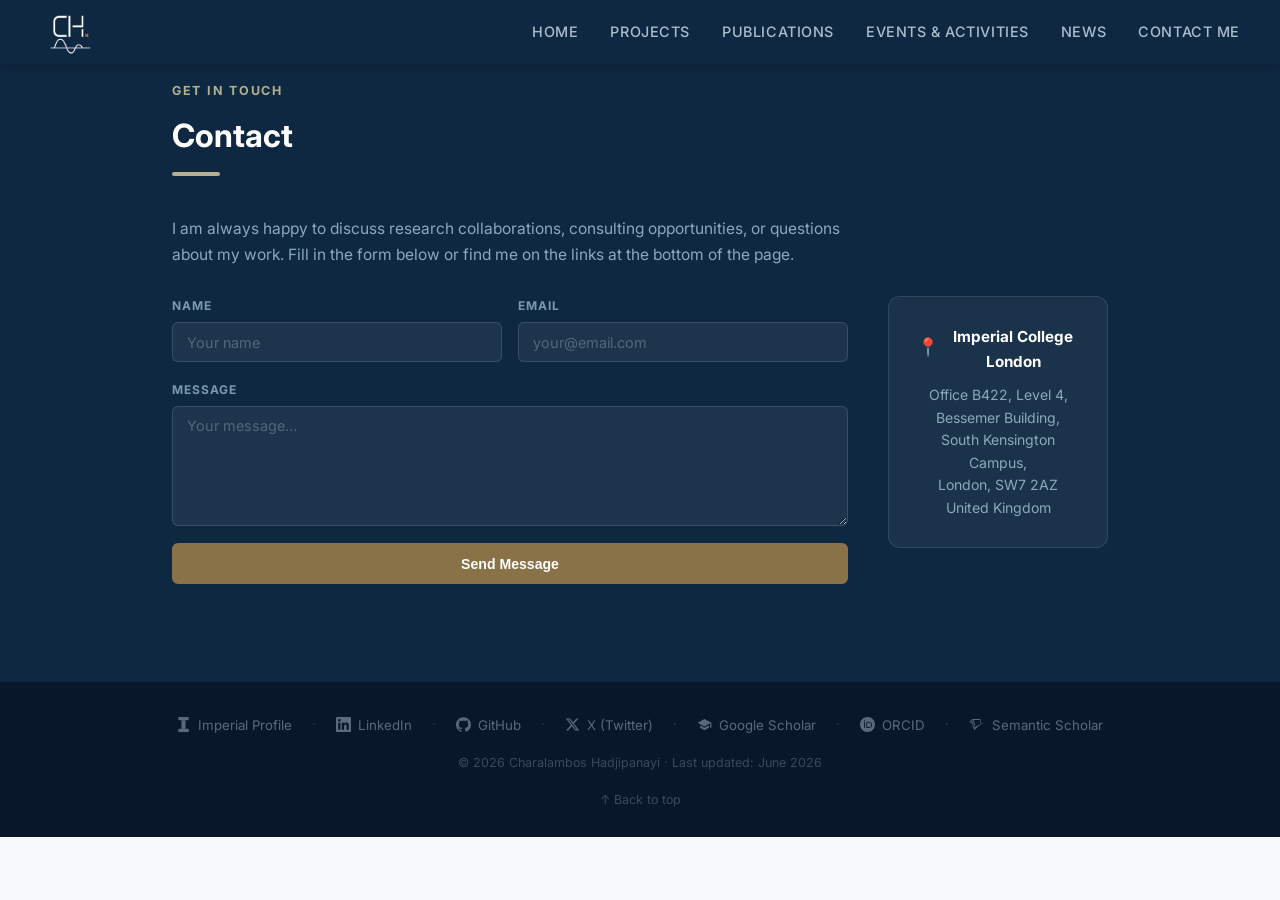
<file: contact/index.html>
﻿<!DOCTYPE html>
<html lang="en">
<head>
  <meta charset="UTF-8" />
  <meta name="viewport" content="width=device-width, initial-scale=1.0" />
  <title>Contact — Charalambos Hadjipanayi</title>
  <meta name="description" content="Get in touch with Charalambos Hadjipanayi, postdoctoral researcher at Imperial College London specialising in radar-based health monitoring." />
  <link rel="canonical" href="https://charalambos-hadjipanayi.github.io/contact/" />
  <link rel="preconnect" href="https://fonts.googleapis.com" />
  <link href="https://fonts.googleapis.com/css2?family=Inter:wght@400;500;600;700;800&display=swap" rel="stylesheet" />
  <link rel="icon" type="image/png" href="/img/favicon_2.png?v=4" />
  <link rel="stylesheet" href="/css/style.css?v=27" />
<script data-goatcounter="https://charalambos-hadjipanayi.goatcounter.com/count" async src="//gc.zgo.at/count.js"></script>
</head>
<body>

<!-- ── Navigation ─────────────────────────────────────────────────────── -->
<nav>
  <a href="/" class="nav-logo" style="text-decoration:none;display:flex;align-items:center;"><img src="/img/logo.png?v=3" alt="CH." style="height:60px;display:block;"></a>
  <button class="nav-toggle" aria-label="Open menu" aria-expanded="false"><span></span><span></span><span></span></button>
  <ul class="nav-links">
    <li><a href="/">Home</a></li>
    <li><a href="/projects/">Projects</a></li>
    <li><a href="/publications/">Publications</a></li>
    <li><a href="/events/">Events &amp; Activities</a></li>
    <li><a href="/news/">News</a></li>
    <li><a href="/contact/">Contact Me</a></li>
  </ul>
</nav>

<!-- ── Contact ────────────────────────────────────────────────────────── -->
<section id="contact">
  <div class="container">
    <p class="section-label">Get in Touch</p>
    <h2 class="section-title">Contact</h2>
    <div class="section-divider"></div>

    <p class="contact-intro">I am always happy to discuss research collaborations, consulting
    opportunities, or questions about my work. Fill in the form below or find me on the links at the bottom of the page.</p>

    <!-- Form + address -->
    <div class="contact-bottom">

      <form class="contact-form" id="contactForm">
        <div class="form-row">
          <div class="form-group">
            <label for="cf-name">Name</label>
            <input type="text" id="cf-name" name="name" placeholder="Your name" required>
          </div>
          <div class="form-group">
            <label for="cf-email">Email</label>
            <input type="email" id="cf-email" name="email" placeholder="your@email.com" required>
          </div>
        </div>
        <div class="form-group">
          <label for="cf-message">Message</label>
          <textarea id="cf-message" name="message" rows="5" placeholder="Your message…" required></textarea>
        </div>
        <button type="submit" class="btn btn-primary" id="cfSubmit">Send Message</button>
        <div id="cfResponse"></div>
      </form>

      <div class="contact-map">
        <div style="display:flex;align-items:center;gap:0.5rem;margin-bottom:0.35rem;">
          <span class="map-pin" style="font-size:1.1rem;line-height:1;">📍</span>
          <strong>Imperial College London</strong>
        </div>
        Office B422, Level 4, Bessemer Building,<br>South Kensington Campus,<br>London, SW7 2AZ<br>United Kingdom
      </div>

    </div>
  </div>
</section>

<!-- ── Footer ─────────────────────────────────────────────────────────── -->
<footer>
  <div class="footer-links">

    <a href="https://profiles.imperial.ac.uk/charalambos.hadjipanayi15" target="_blank" class="footer-link">
      <svg viewBox="0 0 22 26" fill="currentColor" aria-hidden="true" class="imperial-i">
        <rect x="2"   y="0"    width="18" height="5.5"/>
        <rect x="7.5" y="5.5"  width="7"  height="15"/>
        <rect x="2"   y="20.5" width="18" height="5.5"/>
      </svg>
      Imperial Profile
    </a>

    <span class="footer-sep">·</span>

    <a href="https://www.linkedin.com/in/charalambos-hadjipanayi/" target="_blank" class="footer-link">
      <svg viewBox="0 0 24 24" fill="currentColor" aria-hidden="true">
        <path d="M20.447 20.452h-3.554v-5.569c0-1.328-.027-3.037-1.852-3.037-1.853 0-2.136 1.445-2.136 2.939v5.667H9.351V9h3.414v1.561h.046c.477-.9 1.637-1.85 3.37-1.85 3.601 0 4.267 2.37 4.267 5.455v6.286zM5.337 7.433c-1.144 0-2.063-.926-2.063-2.065 0-1.138.92-2.063 2.063-2.063 1.14 0 2.064.925 2.064 2.063 0 1.139-.925 2.065-2.064 2.065zm1.782 13.019H3.555V9h3.564v11.452zM22.225 0H1.771C.792 0 0 .774 0 1.729v20.542C0 23.227.792 24 1.771 24h20.451C23.2 24 24 23.227 24 22.271V1.729C24 .774 23.2 0 22.222 0h.003z"/>
      </svg>
      LinkedIn
    </a>

    <span class="footer-sep">·</span>

    <a href="https://github.com/Charalambos-Hadjipanayi" target="_blank" class="footer-link">
      <svg viewBox="0 0 24 24" fill="currentColor" aria-hidden="true">
        <path d="M12 .297c-6.63 0-12 5.373-12 12 0 5.303 3.438 9.8 8.205 11.385.6.113.82-.258.82-.577 0-.285-.01-1.04-.015-2.04-3.338.724-4.042-1.61-4.042-1.61C4.422 18.07 3.633 17.7 3.633 17.7c-1.087-.744.084-.729.084-.729 1.205.084 1.838 1.236 1.838 1.236 1.07 1.835 2.809 1.305 3.495.998.108-.776.417-1.305.76-1.605-2.665-.3-5.466-1.332-5.466-5.93 0-1.31.465-2.38 1.235-3.22-.135-.303-.54-1.523.105-3.176 0 0 1.005-.322 3.3 1.23.96-.267 1.98-.399 3-.405 1.02.006 2.04.138 3 .405 2.28-1.552 3.285-1.23 3.285-1.23.645 1.653.24 2.873.12 3.176.765.84 1.23 1.91 1.23 3.22 0 4.61-2.805 5.625-5.475 5.92.42.36.81 1.096.81 2.22 0 1.606-.015 2.896-.015 3.286 0 .315.21.69.825.57C20.565 22.092 24 17.592 24 12.297c0-6.627-5.373-12-12-12"/>
      </svg>
      GitHub
    </a>

    <span class="footer-sep">·</span>

    <a href="https://x.com/c_hadjipanayi" target="_blank" rel="noopener" class="footer-link">
      <svg viewBox="0 0 24 24" fill="currentColor" aria-hidden="true">
        <path d="M18.244 2.25h3.308l-7.227 8.26 8.502 11.24H16.17l-5.214-6.817L4.99 21.75H1.68l7.73-8.835L1.254 2.25H8.08l4.713 6.231zm-1.161 17.52h1.833L7.084 4.126H5.117z"/>
      </svg>
      X (Twitter)
    </a>

    <span class="footer-sep">·</span>

    <a href="https://scholar.google.com/citations?user=b6_ntD4AAAAJ&hl=en" target="_blank" rel="noopener" class="footer-link">
      <svg viewBox="0 0 24 24" fill="currentColor" aria-hidden="true">
        <path d="M12 3L1 9l11 6 9-4.91V17h2V9L12 3zM5 13.18v4L12 21l7-3.82v-4L12 17l-7-3.82z"/>
      </svg>
      Google Scholar
    </a>

    <span class="footer-sep">·</span>

    <a href="https://orcid.org/0000-0002-2624-6178" target="_blank" rel="noopener" class="footer-link">
      <svg viewBox="0 0 24 24" fill="currentColor" aria-hidden="true">
        <path d="M12 0C5.372 0 0 5.372 0 12s5.372 12 12 12 12-5.372 12-12S18.628 0 12 0zM7.369 4.378c.525 0 .947.431.947.947s-.422.947-.947.947a.95.95 0 0 1-.947-.947c0-.525.422-.947.947-.947zm-.722 3.038h1.444v10.041H6.647V7.416zm3.562 0h3.9c3.712 0 5.344 2.653 5.344 5.025 0 2.578-2.016 5.016-5.325 5.016h-3.919V7.416zm1.444 1.303v7.444h2.297c3.272 0 4.022-2.484 4.022-3.722 0-2.016-1.284-3.722-4.097-3.722h-2.222z"/>
      </svg>
      ORCID
    </a>

    <span class="footer-sep">·</span>

    <a href="https://www.semanticscholar.org/author/C.-Hadjipanayi/2226787369" target="_blank" rel="noopener" class="footer-link">
      <svg viewBox="0 0 24 24" fill="currentColor" aria-hidden="true">
        <path d="M24 8.609c-.848.536-1.436.83-2.146 1.245-4.152 2.509-8.15 5.295-11.247 8.981l-1.488 1.817-4.568-7.268c1.021.814 3.564 3.098 4.603 3.599l3.356-2.526c2.336-1.644 8.946-5.226 11.49-5.848ZM8.046 15.201c.346.277.692.537.969.744.761-3.668.121-7.613-1.886-11.039 3.374-.052 6.731-.087 10.105-.139a14.794 14.794 0 0 1 1.298 5.295c.294-.156.588-.294.883-.433-.104-1.868-.641-3.91-1.662-6.263-4.602-.018-9.188-.018-13.79-.018 2.993 3.547 4.36 7.839 4.083 11.853Zm-.623-.484c.087.086.191.155.277.225-.138-3.409-1.419-6.887-3.824-9.881H1.73c3.098 2.855 4.984 6.299 5.693 9.656Zm-.744-.658c.104.087.208.173.329.277-.9-2.526-2.492-5.018-4.741-7.198H0c2.89 2.076 5.122 4.481 6.679 6.921Z"/>
      </svg>
      Semantic Scholar
    </a>

  </div>
  <p class="footer-copy">© 2026 Charalambos Hadjipanayi · Last updated: June 2026</p>
  <p style="margin-top:0.75rem;"><a href="#" onclick="window.scrollTo({top:0,behavior:'smooth'});return false;" style="color:#3A4A5A;font-size:0.78rem;text-decoration:none;" onmouseover="this.style.color='#8AAABB'" onmouseout="this.style.color='#3A4A5A'">↑ Back to top</a></p>
</footer>

<script src="/js/main.js?v=9"></script>
</body>
</html>
</file>
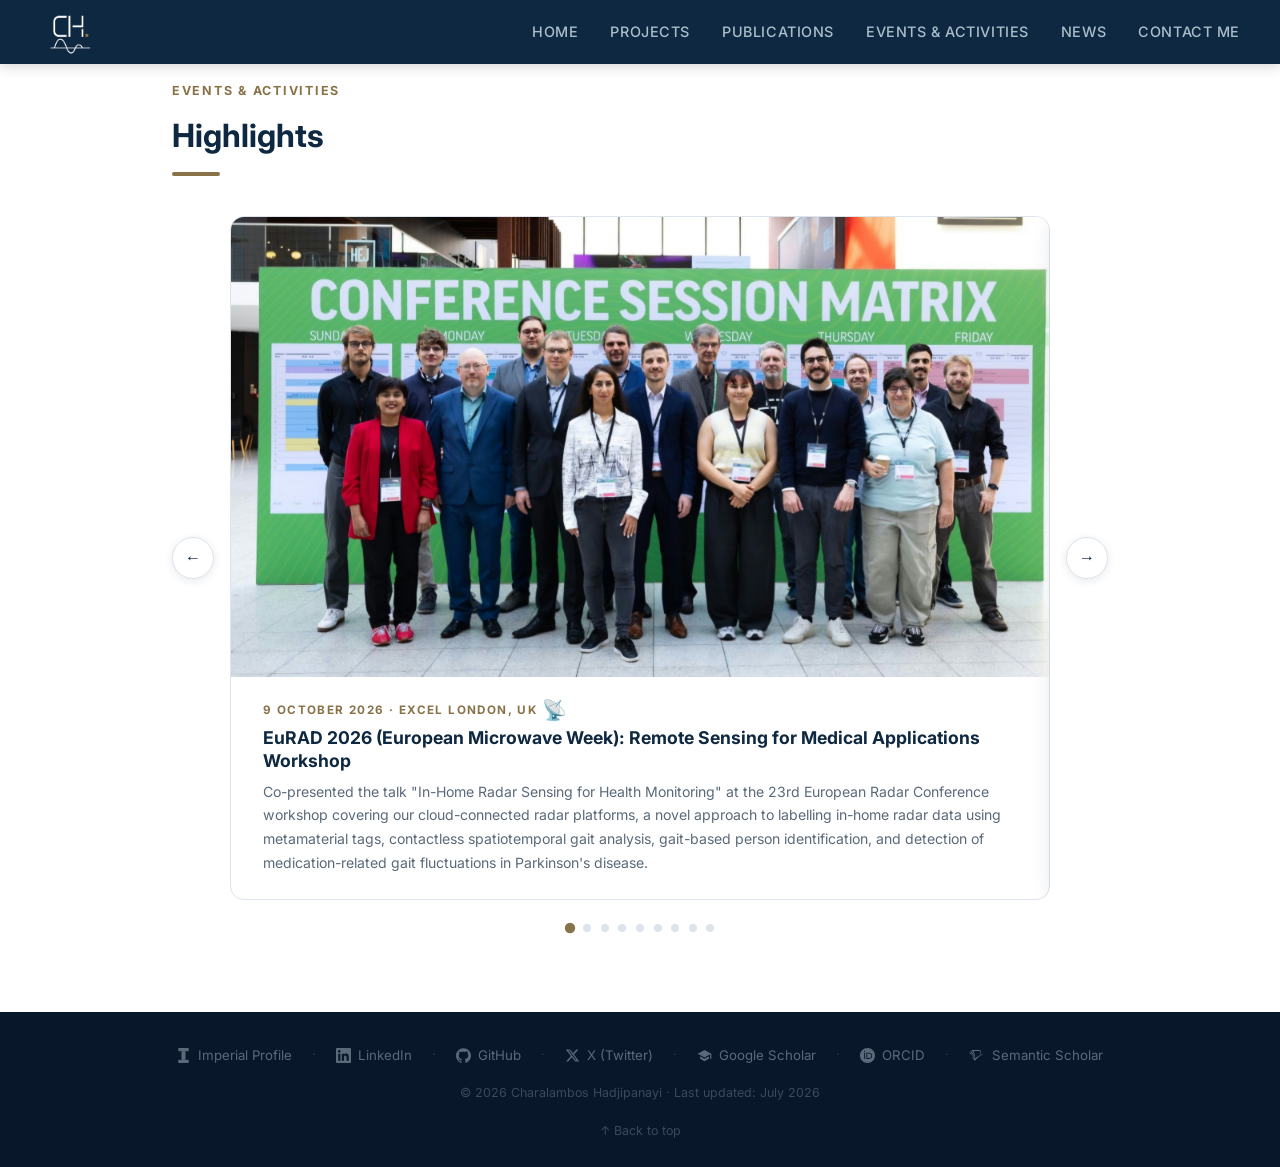
<file: events/index.html>
﻿<!DOCTYPE html>
<html lang="en">
<head>
  <meta charset="UTF-8" />
  <meta name="viewport" content="width=device-width, initial-scale=1.0" />
  <title>Events &amp; Activities — Charalambos Hadjipanayi</title>
  <meta name="description" content="Events and activities of Charalambos Hadjipanayi: conference presentations, demonstrations, invited talks and public engagement in radar-based health monitoring." />
  <link rel="canonical" href="https://charalambos-hadjipanayi.github.io/events/" />
  <link rel="preconnect" href="https://fonts.googleapis.com" />
  <link href="https://fonts.googleapis.com/css2?family=Inter:wght@400;500;600;700;800&display=swap" rel="stylesheet" />
  <link rel="icon" type="image/png" href="/img/favicon_2.png?v=4" />
  <link rel="stylesheet" href="/css/style.css?v=27" />
<script data-goatcounter="https://charalambos-hadjipanayi.goatcounter.com/count" async src="//gc.zgo.at/count.js"></script>
</head>
<body>

<!-- ── Navigation ─────────────────────────────────────────────────────── -->
<nav>
  <a href="/" class="nav-logo" style="text-decoration:none;display:flex;align-items:center;"><img src="/img/logo.png?v=3" alt="CH." style="height:60px;display:block;"></a>
  <button class="nav-toggle" aria-label="Open menu" aria-expanded="false"><span></span><span></span><span></span></button>
  <ul class="nav-links">
    <li><a href="/">Home</a></li>
    <li><a href="/projects/">Projects</a></li>
    <li><a href="/publications/">Publications</a></li>
    <li><a href="/events/">Events &amp; Activities</a></li>
    <li><a href="/news/">News</a></li>
    <li><a href="/contact/">Contact Me</a></li>
  </ul>
</nav>

<!-- ── Highlights ────────────────────────────────────────────────────── -->
<section id="highlights" style="background:#FFFFFF;">
  <div class="container">
    <p class="section-label">Events &amp; Activities</p>
    <h2 class="section-title">Highlights</h2>
    <div class="section-divider"></div>

    <div class="carousel-outer">
      <button class="carousel-btn carousel-prev" aria-label="Previous">&#8592;</button>
      <div class="carousel-viewport">
        <div class="carousel-track" id="highlightsTrack">

          <div class="carousel-slide">
            <img src="/img/highlights/eurad_2026.jpg" alt="EuRAD 2026 Remote Sensing for Medical Applications workshop, ExCeL London" class="carousel-slide-img">
            <div class="carousel-slide-info">
              <div class="carousel-slide-date">9 October 2026 · ExCeL London, UK <span style="font-size:1.7em;vertical-align:-0.15em;line-height:1;">📡</span></div>
              <h3 class="carousel-slide-title">EuRAD 2026 (European Microwave Week): Remote Sensing for Medical Applications Workshop</h3>
              <p class="carousel-slide-caption">Co-presented the talk "In-Home Radar Sensing for Health Monitoring" at the 23rd European Radar Conference workshop covering our cloud-connected radar platforms, a novel approach to labelling in-home radar data using metamaterial tags, contactless spatiotemporal gait analysis, gait-based person identification, and detection of medication-related gait fluctuations in Parkinson's disease.</p>
            </div>
          </div>

          <div class="carousel-slide">
            <img src="/img/highlights/embc_2026.jpg" alt="IEEE EMBC 2026 Toronto" class="carousel-slide-img">
            <div class="carousel-slide-info">
              <div class="carousel-slide-date">26–30 July 2026 · Toronto, Canada <span style="font-size:1.7em;vertical-align:-0.15em;line-height:1;">🍁</span></div>
              <h3 class="carousel-slide-title">IEEE EMBC 2026 — 48th Annual International Conference</h3>
              <p class="carousel-slide-caption">Presented our work on "Towards Radar-Agnostic Gait Analysis Across UWB and FMCW Systems," exploring how gait can be captured consistently across different radar hardware platforms.</p>
            </div>
          </div>

          <div class="carousel-slide">
            <img src="/img/highlights/GERF.jpg" alt="Great Exhibition Road Festival 2026 Radar Pong Demo" class="carousel-slide-img">
            <div class="carousel-slide-info">
              <div class="carousel-slide-date">6–7 June 2026 · Imperial College London, UK <span style="font-size:1.7em;vertical-align:-0.15em;line-height:1;">🎮</span></div>
              <h3 class="carousel-slide-title">Great Exhibition Road Festival 2026: Radar Pong Demo</h3>
              <p class="carousel-slide-caption">Showcased "Radar Pong", an interactive game where players control the paddle using only their body movement sensed by ultra-wideband radar, as part of the UK DRI "Home Smart Home" stand. The demonstration introduced the public to contactless radar sensing for health monitoring.</p>
            </div>
          </div>

          <div class="carousel-slide">
            <img src="/img/highlights/ucl_visit.png" alt="UCL Radar Research Group Visit" class="carousel-slide-img">
            <div class="carousel-slide-info">
              <div class="carousel-slide-date">March 2026 · University College London, UK <img src="/img/highlights/ucl_icon.png" alt="UCL" style="height:1.7em;width:1.7em;vertical-align:-0.4em;border-radius:3px;"></div>
              <h3 class="carousel-slide-title">Invited Talk — UCL Radar Research Group</h3>
              <p class="carousel-slide-caption">Visited UCL and presented our recent work on human-centred radar sensing for in-home monitoring of physiology and behaviour to the UCL radar research group.</p>
            </div>
          </div>

          <div class="carousel-slide">
            <img src="/img/highlights/biocas_2024.png" alt="IEEE BioCAS 2024 Xi'an" class="carousel-slide-img">
            <div class="carousel-slide-info">
              <div class="carousel-slide-date">24–26 October 2024 · Xi'an, China <span style="font-size:1.7em;vertical-align:-0.15em;line-height:1;">🏯</span></div>
              <h3 class="carousel-slide-title">IEEE BioCAS 2024 — Biomedical Circuits and Systems Conference</h3>
              <p class="carousel-slide-caption">Presented a live demonstration titled "Real-Time Gait and Respiration Analysis using Ultra-Wideband Radar," showcasing the system's real-time capabilities in gait and respiration analysis. Our team was awarded 1st Prize for Best Live Demonstration at the conference.</p>
            </div>
          </div>

          <div class="carousel-slide">
            <img src="/img/highlights/embc_2024.png" alt="IEEE EMBC 2024 Orlando" class="carousel-slide-img">
            <div class="carousel-slide-info">
              <div class="carousel-slide-date">15–19 July 2024 · Orlando, Florida, USA <span style="font-size:1.7em;vertical-align:-0.15em;line-height:1;">🌴</span></div>
              <h3 class="carousel-slide-title">IEEE EMBC 2024 — 46th Annual International Conference</h3>
              <p class="carousel-slide-caption">Delivered a lecture presentation on "Capturing Gait Parameters During Asymmetric Overground Walking Using Ultra-Wideband Radars: A Preliminary Study."</p>
            </div>
          </div>

          <div class="carousel-slide">
            <img src="/img/highlights/embc_2023.png" alt="IEEE EMBC 2023 Sydney" class="carousel-slide-img">
            <div class="carousel-slide-info">
              <div class="carousel-slide-date">24–27 July 2023 · Sydney, Australia <span style="font-size:1.7em;vertical-align:-0.15em;line-height:1;">🦘</span></div>
              <h3 class="carousel-slide-title">IEEE EMBC 2023 — 45th Annual International Conference</h3>
              <p class="carousel-slide-caption">Presented our work on "Unobtrusive in-home gait analysis using ultra-wideband radar technology based on joint range-Doppler-time representation."</p>
            </div>
          </div>

          <div class="carousel-slide">
            <img src="/img/highlights/CONNECTOME_2022_2.png" alt="UK DRI Connectome 2022 Conference" class="carousel-slide-img">
            <div class="carousel-slide-info">
              <div class="carousel-slide-date">2–4 November 2022 · Brighton, UK <span style="font-size:1.7em;vertical-align:-0.15em;line-height:1;">🧠</span></div>
              <h3 class="carousel-slide-title">UK DRI Connectome 2022</h3>
              <p class="carousel-slide-caption">Presented our work on remote gait analysis with radar technology for dementia patients at the UK Dementia Research Institute annual conference. An opportunity to give a flash talk and present a poster on our project.</p>
            </div>
          </div>

          <div class="carousel-slide">
            <img src="/img/highlights/dri_gait_demo_2.png" alt="UK DRI In Care Research & Technology Centre Launch" class="carousel-slide-img">
            <div class="carousel-slide-info">
              <div class="carousel-slide-date">May 2022 · Imperial College London, UK <img src="/img/highlights/dri_icon.png" alt="UK DRI" style="height:1.7em;width:1.7em;vertical-align:-0.4em;border-radius:3px;"> <img src="/img/highlights/imperial_icon.png" alt="Imperial College London" style="height:1.7em;width:1.7em;vertical-align:-0.4em;border-radius:3px;"></div>
              <h3 class="carousel-slide-title">UK DRI In Care Research &amp; Technology Centre Launch</h3>
              <p class="carousel-slide-caption">Presented a live demonstration of radar-based gait analysis at the UK Dementia Research Institute In Care Research &amp; Technology Centre launch event.</p>
            </div>
          </div>

        </div>
      </div>
      <button class="carousel-btn carousel-next" aria-label="Next">&#8594;</button>
    </div>

    <div class="carousel-dots" id="highlightsDots">
      <button class="carousel-dot active" data-idx="0" aria-label="Slide 1"></button>
      <button class="carousel-dot" data-idx="1" aria-label="Slide 2"></button>
      <button class="carousel-dot" data-idx="2" aria-label="Slide 3"></button>
      <button class="carousel-dot" data-idx="3" aria-label="Slide 4"></button>
      <button class="carousel-dot" data-idx="4" aria-label="Slide 5"></button>
      <button class="carousel-dot" data-idx="5" aria-label="Slide 6"></button>
      <button class="carousel-dot" data-idx="6" aria-label="Slide 7"></button>
      <button class="carousel-dot" data-idx="7" aria-label="Slide 8"></button>
      <button class="carousel-dot" data-idx="8" aria-label="Slide 9"></button>
    </div>
  </div>
</section>

<!-- ── Footer ─────────────────────────────────────────────────────────── -->
<footer>
  <div class="footer-links">

    <a href="https://profiles.imperial.ac.uk/charalambos.hadjipanayi15" target="_blank" class="footer-link">
      <svg viewBox="0 0 22 26" fill="currentColor" aria-hidden="true" class="imperial-i">
        <rect x="2"   y="0"    width="18" height="5.5"/>
        <rect x="7.5" y="5.5"  width="7"  height="15"/>
        <rect x="2"   y="20.5" width="18" height="5.5"/>
      </svg>
      Imperial Profile
    </a>

    <span class="footer-sep">·</span>

    <a href="https://www.linkedin.com/in/charalambos-hadjipanayi/" target="_blank" class="footer-link">
      <svg viewBox="0 0 24 24" fill="currentColor" aria-hidden="true">
        <path d="M20.447 20.452h-3.554v-5.569c0-1.328-.027-3.037-1.852-3.037-1.853 0-2.136 1.445-2.136 2.939v5.667H9.351V9h3.414v1.561h.046c.477-.9 1.637-1.85 3.37-1.85 3.601 0 4.267 2.37 4.267 5.455v6.286zM5.337 7.433c-1.144 0-2.063-.926-2.063-2.065 0-1.138.92-2.063 2.063-2.063 1.14 0 2.064.925 2.064 2.063 0 1.139-.925 2.065-2.064 2.065zm1.782 13.019H3.555V9h3.564v11.452zM22.225 0H1.771C.792 0 0 .774 0 1.729v20.542C0 23.227.792 24 1.771 24h20.451C23.2 24 24 23.227 24 22.271V1.729C24 .774 23.2 0 22.222 0h.003z"/>
      </svg>
      LinkedIn
    </a>

    <span class="footer-sep">·</span>

    <a href="https://github.com/Charalambos-Hadjipanayi" target="_blank" class="footer-link">
      <svg viewBox="0 0 24 24" fill="currentColor" aria-hidden="true">
        <path d="M12 .297c-6.63 0-12 5.373-12 12 0 5.303 3.438 9.8 8.205 11.385.6.113.82-.258.82-.577 0-.285-.01-1.04-.015-2.04-3.338.724-4.042-1.61-4.042-1.61C4.422 18.07 3.633 17.7 3.633 17.7c-1.087-.744.084-.729.084-.729 1.205.084 1.838 1.236 1.838 1.236 1.07 1.835 2.809 1.305 3.495.998.108-.776.417-1.305.76-1.605-2.665-.3-5.466-1.332-5.466-5.93 0-1.31.465-2.38 1.235-3.22-.135-.303-.54-1.523.105-3.176 0 0 1.005-.322 3.3 1.23.96-.267 1.98-.399 3-.405 1.02.006 2.04.138 3 .405 2.28-1.552 3.285-1.23 3.285-1.23.645 1.653.24 2.873.12 3.176.765.84 1.23 1.91 1.23 3.22 0 4.61-2.805 5.625-5.475 5.92.42.36.81 1.096.81 2.22 0 1.606-.015 2.896-.015 3.286 0 .315.21.69.825.57C20.565 22.092 24 17.592 24 12.297c0-6.627-5.373-12-12-12"/>
      </svg>
      GitHub
    </a>

    <span class="footer-sep">·</span>

    <a href="https://x.com/c_hadjipanayi" target="_blank" rel="noopener" class="footer-link">
      <svg viewBox="0 0 24 24" fill="currentColor" aria-hidden="true">
        <path d="M18.244 2.25h3.308l-7.227 8.26 8.502 11.24H16.17l-5.214-6.817L4.99 21.75H1.68l7.73-8.835L1.254 2.25H8.08l4.713 6.231zm-1.161 17.52h1.833L7.084 4.126H5.117z"/>
      </svg>
      X (Twitter)
    </a>

    <span class="footer-sep">·</span>

    <a href="https://scholar.google.com/citations?user=b6_ntD4AAAAJ&hl=en" target="_blank" rel="noopener" class="footer-link">
      <svg viewBox="0 0 24 24" fill="currentColor" aria-hidden="true">
        <path d="M12 3L1 9l11 6 9-4.91V17h2V9L12 3zM5 13.18v4L12 21l7-3.82v-4L12 17l-7-3.82z"/>
      </svg>
      Google Scholar
    </a>

    <span class="footer-sep">·</span>

    <a href="https://orcid.org/0000-0002-2624-6178" target="_blank" rel="noopener" class="footer-link">
      <svg viewBox="0 0 24 24" fill="currentColor" aria-hidden="true">
        <path d="M12 0C5.372 0 0 5.372 0 12s5.372 12 12 12 12-5.372 12-12S18.628 0 12 0zM7.369 4.378c.525 0 .947.431.947.947s-.422.947-.947.947a.95.95 0 0 1-.947-.947c0-.525.422-.947.947-.947zm-.722 3.038h1.444v10.041H6.647V7.416zm3.562 0h3.9c3.712 0 5.344 2.653 5.344 5.025 0 2.578-2.016 5.016-5.325 5.016h-3.919V7.416zm1.444 1.303v7.444h2.297c3.272 0 4.022-2.484 4.022-3.722 0-2.016-1.284-3.722-4.097-3.722h-2.222z"/>
      </svg>
      ORCID
    </a>

    <span class="footer-sep">·</span>

    <a href="https://www.semanticscholar.org/author/C.-Hadjipanayi/2226787369" target="_blank" rel="noopener" class="footer-link">
      <svg viewBox="0 0 24 24" fill="currentColor" aria-hidden="true">
        <path d="M24 8.609c-.848.536-1.436.83-2.146 1.245-4.152 2.509-8.15 5.295-11.247 8.981l-1.488 1.817-4.568-7.268c1.021.814 3.564 3.098 4.603 3.599l3.356-2.526c2.336-1.644 8.946-5.226 11.49-5.848ZM8.046 15.201c.346.277.692.537.969.744.761-3.668.121-7.613-1.886-11.039 3.374-.052 6.731-.087 10.105-.139a14.794 14.794 0 0 1 1.298 5.295c.294-.156.588-.294.883-.433-.104-1.868-.641-3.91-1.662-6.263-4.602-.018-9.188-.018-13.79-.018 2.993 3.547 4.36 7.839 4.083 11.853Zm-.623-.484c.087.086.191.155.277.225-.138-3.409-1.419-6.887-3.824-9.881H1.73c3.098 2.855 4.984 6.299 5.693 9.656Zm-.744-.658c.104.087.208.173.329.277-.9-2.526-2.492-5.018-4.741-7.198H0c2.89 2.076 5.122 4.481 6.679 6.921Z"/>
      </svg>
      Semantic Scholar
    </a>

  </div>
  <p class="footer-copy">© 2026 Charalambos Hadjipanayi · Last updated: July 2026</p>
  <p style="margin-top:0.75rem;"><a href="#" onclick="window.scrollTo({top:0,behavior:'smooth'});return false;" style="color:#3A4A5A;font-size:0.78rem;text-decoration:none;" onmouseover="this.style.color='#8AAABB'" onmouseout="this.style.color='#3A4A5A'">↑ Back to top</a></p>
</footer>

<script src="/js/main.js?v=9"></script>
</body>
</html>
</file>
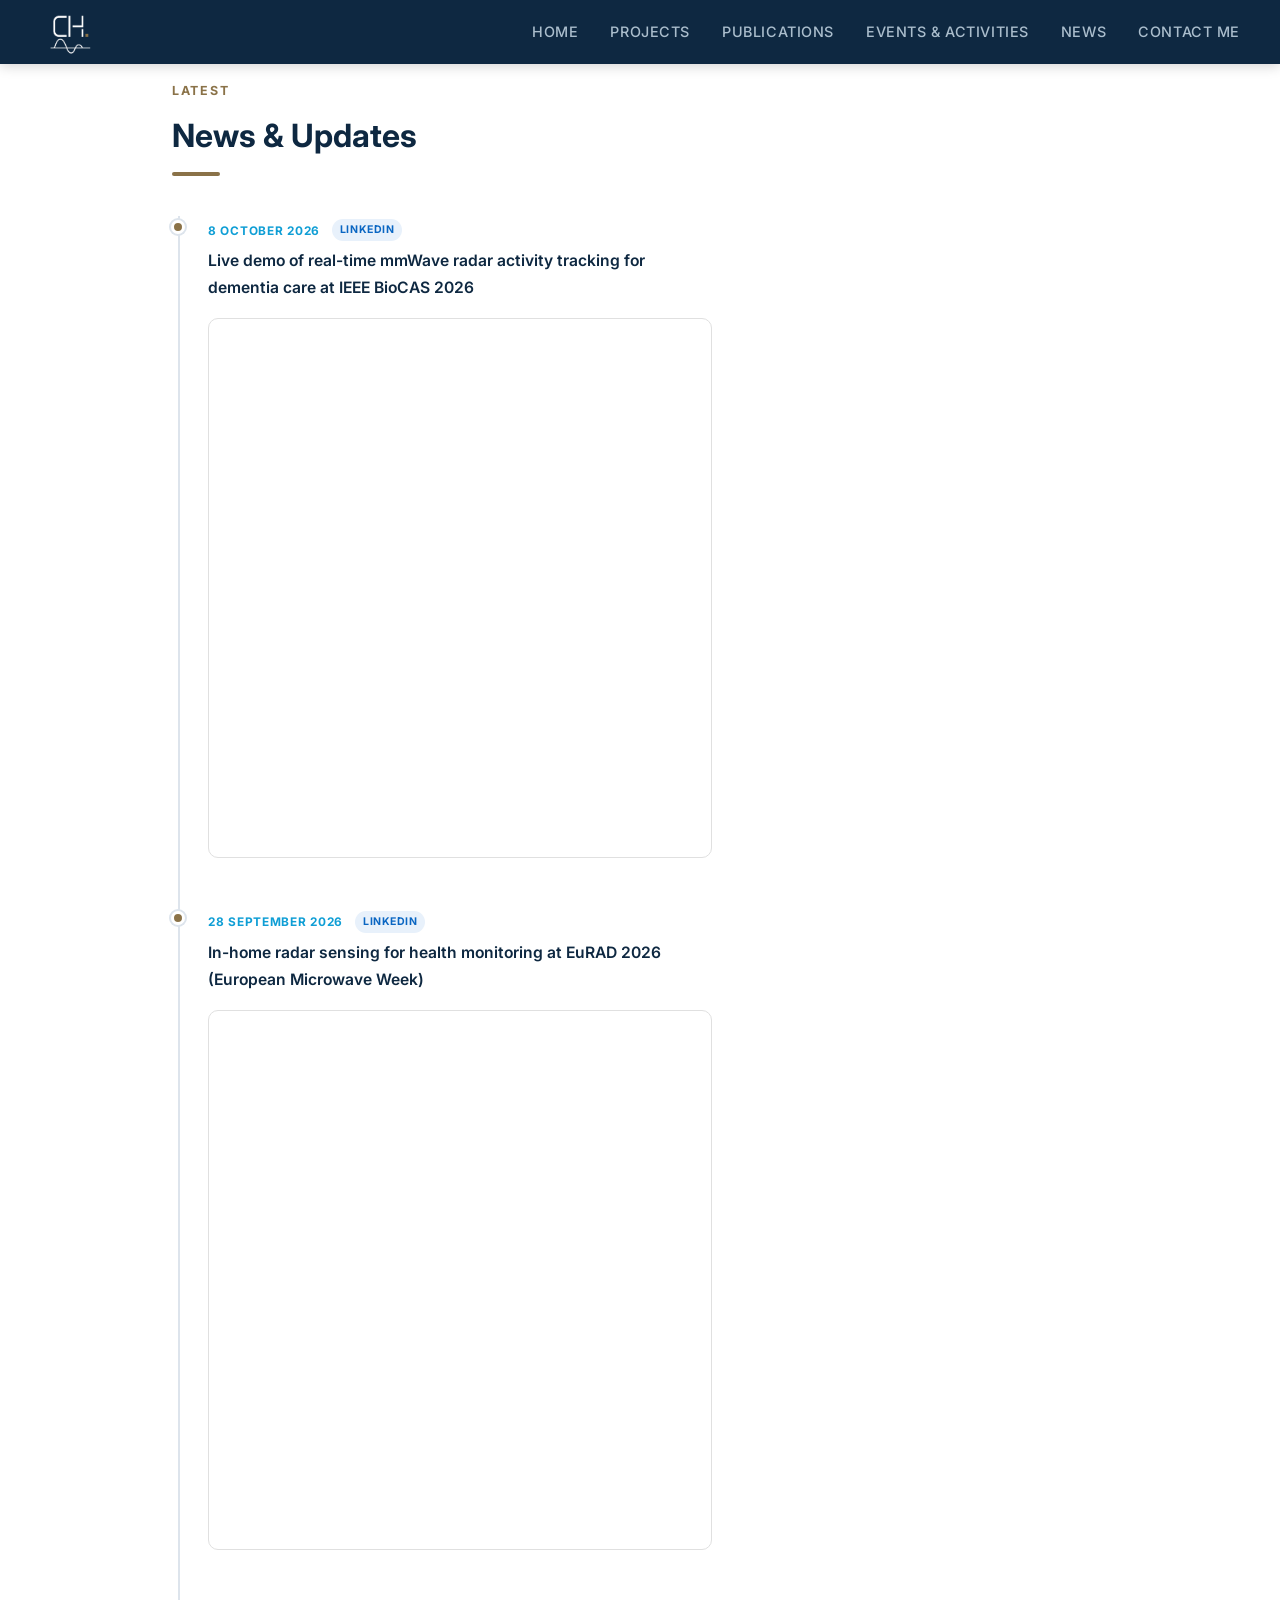
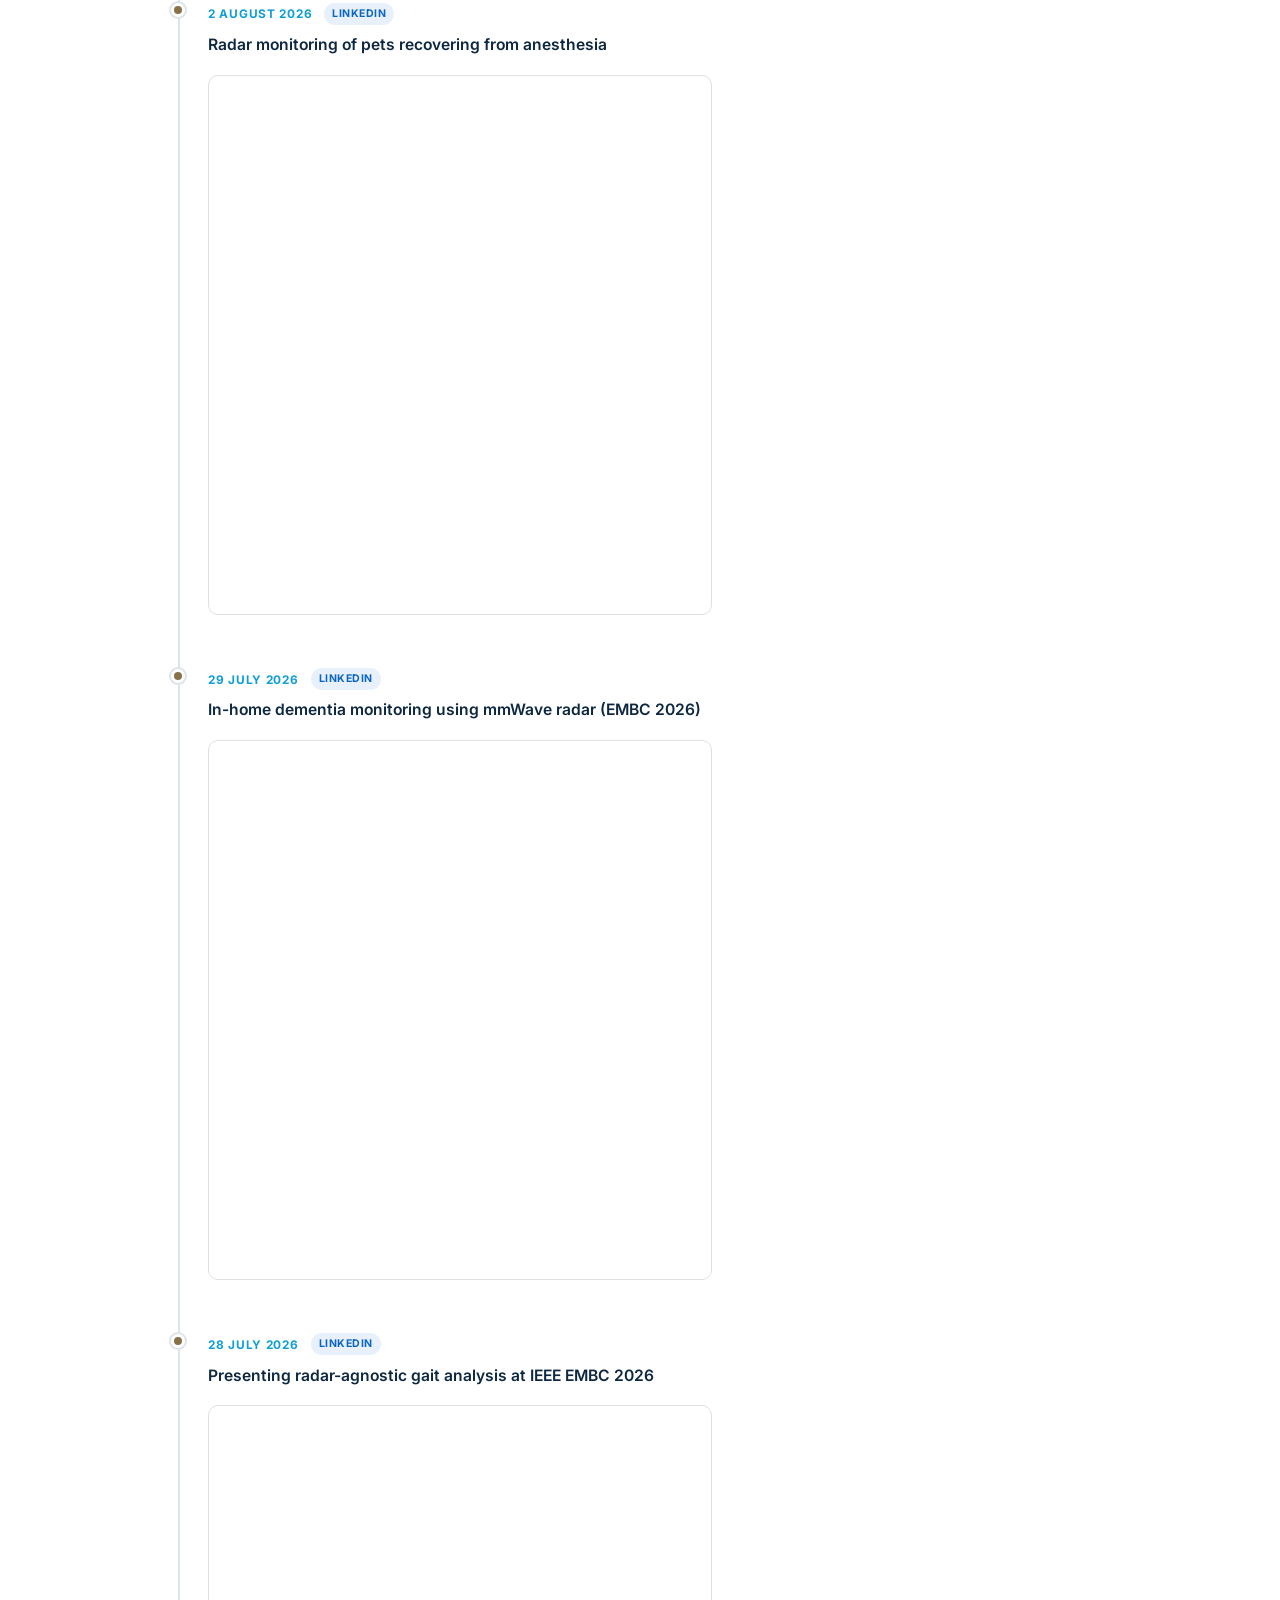
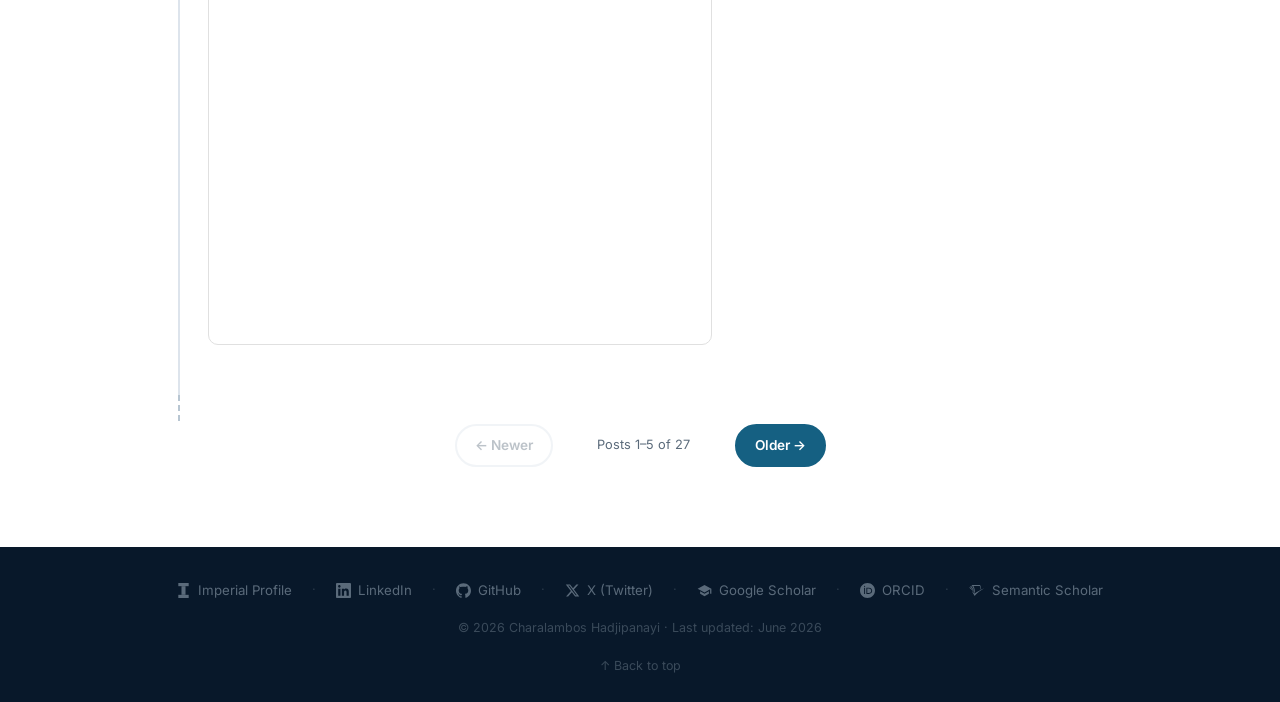
<file: news/index.html>
<!DOCTYPE html>
<html lang="en">
<head>
  <meta charset="UTF-8" />
  <meta name="viewport" content="width=device-width, initial-scale=1.0" />
  <title>News — Charalambos Hadjipanayi</title>
  <meta name="description" content="Latest news and updates from Charalambos Hadjipanayi, postdoctoral researcher in radar-based health monitoring at Imperial College London." />
  <link rel="canonical" href="https://charalambos-hadjipanayi.github.io/news/" />
  <link rel="preconnect" href="https://fonts.googleapis.com" />
  <link href="https://fonts.googleapis.com/css2?family=Inter:wght@400;500;600;700;800&display=swap" rel="stylesheet" />
  <link rel="icon" type="image/png" href="/img/favicon_2.png?v=4" />
  <link rel="stylesheet" href="/css/style.css?v=27" />
  <style>
    /* News section (kept page-local to avoid global CSS cache issues) */
    #news { background:#FFFFFF; }
    .news-list { position:relative; margin-left:6px; padding-left:28px; border-left:2px solid var(--border,#DDE4EC); }
    /* dashed continuation: timeline keeps going to newer (top) or older (bottom) posts */
    .news-list::before, .news-list::after { content:""; position:absolute; left:-2px; width:0; height:26px; border-left:2px dashed #B8C6D2; display:none; }
    .news-list::before { top:-26px; }
    .news-list::after  { bottom:-26px; }
    .news-list.dash-top::before { display:block; }
    .news-list.dash-bottom::after { display:block; }
    .news-item { position:relative; padding-bottom:2.6rem; }
    .news-item:last-child { padding-bottom:0; }
    /* default to latest 5 before JS runs (JS then paginates via inline display) */
    .news-list .news-item:nth-child(n+6) { display:none; }
    .news-item::before { content:""; position:absolute; left:-37px; top:4px; width:14px; height:14px;
      border-radius:50%; background:#8A7248; border:3px solid #FFFFFF; box-shadow:0 0 0 2px #DDE4EC; }
    .news-date { font-size:0.74rem; font-weight:700; letter-spacing:0.06em; text-transform:uppercase; color:#0F9ED5; }
    .news-tag { display:inline-block; font-size:0.66rem; font-weight:700; letter-spacing:0.05em; text-transform:uppercase;
      padding:2px 8px; border-radius:999px; margin-left:8px; vertical-align:middle; background:#e8f1fb; color:#0a66c2; }
    .news-head { font-size:0.98rem; font-weight:600; color:#0E2841; margin:0.35rem 0 0.3rem; max-width:504px; }
    .li-iframe { width:100%; max-width:504px; height:540px; margin-top:0.7rem;
      border:1px solid #e0e0e0; border-radius:10px; background:#fff; }
    .news-nav { display:flex; align-items:center; justify-content:center; gap:16px; margin-top:1.8rem; }
    .news-nav button { font:inherit; font-size:0.85rem; font-weight:600; padding:8px 18px; border-radius:999px;
      border:2px solid #156082; background:#156082; color:#fff; cursor:pointer; transition:background .2s,border-color .2s; }
    .news-nav button:hover:not(:disabled) { background:#0E2841; border-color:#0E2841; }
    .news-nav button:disabled { opacity:0.4; cursor:default; background:#fff; color:#5A6A7A; border-color:#DDE4EC; }
    .news-nav #news-range { font-size:0.8rem; color:#5A6A7A; min-width:150px; text-align:center; }
  </style>
<script data-goatcounter="https://charalambos-hadjipanayi.goatcounter.com/count" async src="//gc.zgo.at/count.js"></script>
</head>
<body>

<!-- ── Navigation ─────────────────────────────────────────────────────── -->
<nav>
  <a href="/" class="nav-logo" style="text-decoration:none;display:flex;align-items:center;"><img src="/img/logo.png?v=3" alt="CH." style="height:60px;display:block;"></a>
  <button class="nav-toggle" aria-label="Open menu" aria-expanded="false"><span></span><span></span><span></span></button>
  <ul class="nav-links">
    <li><a href="/">Home</a></li>
    <li><a href="/projects/">Projects</a></li>
    <li><a href="/publications/">Publications</a></li>
    <li><a href="/events/">Events &amp; Activities</a></li>
    <li><a href="/news/">News</a></li>
    <li><a href="/contact/">Contact Me</a></li>
  </ul>
</nav>

<!-- ── News ───────────────────────────────────────────────────────────── -->
<section id="news">
  <div class="container">
    <p class="section-label">Latest</p>
    <h2 class="section-title">News &amp; Updates</h2>
    <div class="section-divider"></div>

    <!-- Posts are ordered newest first. When adding a new post, place it in the
         correct date position (newest at top); date is derived from the post ID. -->
    <div class="news-list">

      <!-- 8 Oct 2026 -->
      <div class="news-item">
        <span class="news-date">8 October 2026</span>
        <span class="news-tag">LinkedIn</span>
        <h3 class="news-head">Live demo of real-time mmWave radar activity tracking for dementia care at IEEE BioCAS 2026</h3>
        <iframe class="li-iframe" loading="lazy" data-src="https://www.linkedin.com/embed/feed/update/urn:li:activity:7513894967908483073" frameborder="0" allowfullscreen title="Embedded LinkedIn post"></iframe>
      </div>

      <!-- 28 Sep 2026 -->
      <div class="news-item">
        <span class="news-date">28 September 2026</span>
        <span class="news-tag">LinkedIn</span>
        <h3 class="news-head">In-home radar sensing for health monitoring at EuRAD 2026 (European Microwave Week)</h3>
        <iframe class="li-iframe" loading="lazy" data-src="https://www.linkedin.com/embed/feed/update/urn:li:activity:7510335635472216065" frameborder="0" allowfullscreen title="Embedded LinkedIn post"></iframe>
      </div>

      <!-- 2 Aug 2026 -->
      <div class="news-item">
        <span class="news-date">2 August 2026</span>
        <span class="news-tag">LinkedIn</span>
        <h3 class="news-head">Radar monitoring of pets recovering from anesthesia</h3>
        <iframe class="li-iframe" loading="lazy" data-src="https://www.linkedin.com/embed/feed/update/urn:li:ugcPost:7489470457079906304" frameborder="0" allowfullscreen title="Embedded LinkedIn post"></iframe>
      </div>

      <!-- 29 Jul 2026 -->
      <div class="news-item">
        <span class="news-date">29 July 2026</span>
        <span class="news-tag">LinkedIn</span>
        <h3 class="news-head">In-home dementia monitoring using mmWave radar (EMBC 2026)</h3>
        <iframe class="li-iframe" loading="lazy" data-src="https://www.linkedin.com/embed/feed/update/urn:li:ugcPost:7488382772731113473" frameborder="0" allowfullscreen title="Embedded LinkedIn post"></iframe>
      </div>

      <!-- 28 Jul 2026 -->
      <div class="news-item">
        <span class="news-date">28 July 2026</span>
        <span class="news-tag">LinkedIn</span>
        <h3 class="news-head">Presenting radar-agnostic gait analysis at IEEE EMBC 2026</h3>
        <iframe class="li-iframe" loading="lazy" data-src="https://www.linkedin.com/embed/feed/update/urn:li:activity:7487779165002215424" frameborder="0" allowfullscreen title="Embedded LinkedIn post"></iframe>
      </div>

      <!-- 10 Jul 2026 (08:19 UTC) -->
      <div class="news-item">
        <span class="news-date">10 July 2026</span>
        <span class="news-tag">LinkedIn</span>
        <h3 class="news-head">Passive sensing of gait in Parkinson's published in JNER</h3>
        <iframe class="li-iframe" loading="lazy" data-src="https://www.linkedin.com/embed/feed/update/urn:li:activity:7481260711185256449" frameborder="0" allowfullscreen title="Embedded LinkedIn post"></iframe>
      </div>

      <!-- 10 Jul 2026 (08:01 UTC) -->
      <div class="news-item">
        <span class="news-date">10 July 2026</span>
        <span class="news-tag">LinkedIn</span>
        <h3 class="news-head">UK DRI: tracking Parkinson's movement with passive sensors</h3>
        <iframe class="li-iframe" loading="lazy" data-src="https://www.linkedin.com/embed/feed/update/urn:li:activity:7481256152043909120" frameborder="0" allowfullscreen title="Embedded LinkedIn post"></iframe>
      </div>

      <!-- 19 Jun 2026 -->
      <div class="news-item">
        <span class="news-date">19 June 2026</span>
        <span class="news-tag">LinkedIn</span>
        <h3 class="news-head">Paper accepted: contactless gait monitoring in Parkinson's disease</h3>
        <iframe class="li-iframe" loading="lazy" data-src="https://www.linkedin.com/embed/feed/update/urn:li:activity:7473678820311543808" frameborder="0" allowfullscreen title="Embedded LinkedIn post"></iframe>
      </div>

      <!-- 10 Jun 2026 -->
      <div class="news-item">
        <span class="news-date">10 June 2026</span>
        <span class="news-tag">LinkedIn</span>
        <h3 class="news-head">Imperial EEE: highlights from the Great Exhibition Road Festival</h3>
        <iframe class="li-iframe" loading="lazy" data-src="https://www.linkedin.com/embed/feed/update/urn:li:ugcPost:7470477597836152834" frameborder="0" allowfullscreen title="Embedded LinkedIn post"></iframe>
      </div>

      <!-- 8 Jun 2026 -->
      <div class="news-item">
        <span class="news-date">8 June 2026</span>
        <span class="news-tag">LinkedIn</span>
        <h3 class="news-head">Radar at the Great Exhibition Road Festival 2026</h3>
        <iframe class="li-iframe" loading="lazy" data-src="https://www.linkedin.com/embed/feed/update/urn:li:activity:7469730022610771968" frameborder="0" allowfullscreen title="Embedded LinkedIn post"></iframe>
      </div>

      <!-- 28 Apr 2026 -->
      <div class="news-item">
        <span class="news-date">28 April 2026</span>
        <span class="news-tag">LinkedIn</span>
        <h3 class="news-head">Four papers accepted at IEEE EMBC 2026</h3>
        <iframe class="li-iframe" loading="lazy" data-src="https://www.linkedin.com/embed/feed/update/urn:li:activity:7454841799950561280" frameborder="0" allowfullscreen title="Embedded LinkedIn post"></iframe>
      </div>

      <!-- 13 Mar 2026 -->
      <div class="news-item">
        <span class="news-date">13 March 2026</span>
        <span class="news-tag">LinkedIn</span>
        <h3 class="news-head">Radar sensing for home healthcare monitoring</h3>
        <iframe class="li-iframe" loading="lazy" data-src="https://www.linkedin.com/embed/feed/update/urn:li:activity:7438277973004320768" frameborder="0" allowfullscreen title="Embedded LinkedIn post"></iframe>
      </div>

      <!-- 9 Jan 2026 -->
      <div class="news-item">
        <span class="news-date">9 January 2026</span>
        <span class="news-tag">LinkedIn</span>
        <h3 class="news-head">Towards radar-agnostic gait analysis across radar systems</h3>
        <iframe class="li-iframe" loading="lazy" data-src="https://www.linkedin.com/embed/feed/update/urn:li:activity:7415376902569574400" frameborder="0" allowfullscreen title="Embedded LinkedIn post"></iframe>
      </div>

      <!-- 16 Sep 2025 -->
      <div class="news-item">
        <span class="news-date">16 September 2025</span>
        <span class="news-tag">LinkedIn</span>
        <h3 class="news-head">Sleep health assessment with impulse radar published in IEEE TBME</h3>
        <iframe class="li-iframe" loading="lazy" data-src="https://www.linkedin.com/embed/feed/update/urn:li:activity:7373831903059103744" frameborder="0" allowfullscreen title="Embedded LinkedIn post"></iframe>
      </div>

      <!-- 21 Dec 2024 -->
      <div class="news-item">
        <span class="news-date">21 December 2024</span>
        <span class="news-tag">LinkedIn</span>
        <h3 class="news-head">Capturing gait parameters during asymmetric walking (EMBC 2024)</h3>
        <iframe class="li-iframe" loading="lazy" data-src="https://www.linkedin.com/embed/feed/update/urn:li:activity:7276197924085116928" frameborder="0" allowfullscreen title="Embedded LinkedIn post"></iframe>
      </div>

      <!-- 21 Nov 2024 -->
      <div class="news-item">
        <span class="news-date">21 November 2024</span>
        <span class="news-tag">LinkedIn</span>
        <h3 class="news-head">PhD viva passed: remote gait analysis using UWB radar-on-chip</h3>
        <iframe class="li-iframe" loading="lazy" data-src="https://www.linkedin.com/embed/feed/update/urn:li:activity:7265322410092978176" frameborder="0" allowfullscreen title="Embedded LinkedIn post"></iframe>
      </div>

      <!-- 25 Oct 2024 -->
      <div class="news-item">
        <span class="news-date">25 October 2024</span>
        <span class="news-tag">LinkedIn</span>
        <h3 class="news-head">BioCAS 2024: UWB radar technology</h3>
        <iframe class="li-iframe" loading="lazy" data-src="https://www.linkedin.com/embed/feed/update/urn:li:activity:7255598372114362368" frameborder="0" allowfullscreen title="Embedded LinkedIn post"></iframe>
      </div>

      <!-- 24 Oct 2024 -->
      <div class="news-item">
        <span class="news-date">24 October 2024</span>
        <span class="news-tag">LinkedIn</span>
        <h3 class="news-head">IEEE BioCAS 2024</h3>
        <iframe class="li-iframe" loading="lazy" data-src="https://www.linkedin.com/embed/feed/update/urn:li:activity:7255024981263196160" frameborder="0" allowfullscreen title="Embedded LinkedIn post"></iframe>
      </div>

      <!-- 25 Jul 2024 -->
      <div class="news-item">
        <span class="news-date">25 July 2024</span>
        <span class="news-tag">LinkedIn</span>
        <h3 class="news-head">Presenting our work at IEEE EMBC 2024</h3>
        <iframe class="li-iframe" loading="lazy" data-src="https://www.linkedin.com/embed/feed/update/urn:li:activity:7222163188291653632" frameborder="0" allowfullscreen title="Embedded LinkedIn post"></iframe>
      </div>

      <!-- 16 Jul 2024 -->
      <div class="news-item">
        <span class="news-date">16 July 2024</span>
        <span class="news-tag">LinkedIn</span>
        <h3 class="news-head">Ahead of IEEE EMBC 2024 (EMBS)</h3>
        <iframe class="li-iframe" loading="lazy" data-src="https://www.linkedin.com/embed/feed/update/urn:li:activity:7218782384085712896" frameborder="0" allowfullscreen title="Embedded LinkedIn post"></iframe>
      </div>

      <!-- 17 May 2024 -->
      <div class="news-item">
        <span class="news-date">17 May 2024</span>
        <span class="news-tag">LinkedIn</span>
        <h3 class="news-head">Papers accepted at IEEE EMBC 2024</h3>
        <iframe class="li-iframe" loading="lazy" data-src="https://www.linkedin.com/embed/feed/update/urn:li:activity:7197267966357311489" frameborder="0" allowfullscreen title="Embedded LinkedIn post"></iframe>
      </div>

      <!-- 5 May 2024 -->
      <div class="news-item">
        <span class="news-date">5 May 2024</span>
        <span class="news-tag">LinkedIn</span>
        <h3 class="news-head">Remote gait analysis using UWB radar published in IEEE TBME</h3>
        <iframe class="li-iframe" loading="lazy" data-src="https://www.linkedin.com/embed/feed/update/urn:li:activity:7192937362971103232" frameborder="0" allowfullscreen title="Embedded LinkedIn post"></iframe>
      </div>

      <!-- 8 Nov 2022 -->
      <div class="news-item">
        <span class="news-date">8 November 2022</span>
        <span class="news-tag">LinkedIn</span>
        <h3 class="news-head">Presenting radar research at the Connectome conference</h3>
        <iframe class="li-iframe" loading="lazy" data-src="https://www.linkedin.com/embed/feed/update/urn:li:activity:6995795082276700160" frameborder="0" allowfullscreen title="Embedded LinkedIn post"></iframe>
      </div>

      <!-- 19 May 2022 -->
      <div class="news-item">
        <span class="news-date">19 May 2022</span>
        <span class="news-tag">LinkedIn</span>
        <h3 class="news-head">Radar for dementia research</h3>
        <iframe class="li-iframe" loading="lazy" data-src="https://www.linkedin.com/embed/feed/update/urn:li:activity:6933082448360611840" frameborder="0" allowfullscreen title="Embedded LinkedIn post"></iframe>
      </div>

      <!-- 13 Oct 2021 -->
      <div class="news-item">
        <span class="news-date">13 October 2021</span>
        <span class="news-tag">LinkedIn</span>
        <h3 class="news-head">Step detection algorithm based on micro-Doppler signatures</h3>
        <iframe class="li-iframe" loading="lazy" data-src="https://www.linkedin.com/embed/feed/update/urn:li:activity:6854100103821574145" frameborder="0" allowfullscreen title="Embedded LinkedIn post"></iframe>
      </div>

      <!-- 31 Jul 2020 -->
      <div class="news-item">
        <span class="news-date">31 July 2020</span>
        <span class="news-tag">LinkedIn</span>
        <h3 class="news-head">Graduated with First-Class Honours, MEng Bioengineering, Imperial College London</h3>
        <iframe class="li-iframe" loading="lazy" data-src="https://www.linkedin.com/embed/feed/update/urn:li:activity:6694962512070234112" frameborder="0" allowfullscreen title="Embedded LinkedIn post"></iframe>
      </div>

      <!-- 30 Jun 2020 -->
      <div class="news-item">
        <span class="news-date">30 June 2020</span>
        <span class="news-tag">LinkedIn</span>
        <h3 class="news-head">MEng project dissertation</h3>
        <iframe class="li-iframe" loading="lazy" data-src="https://www.linkedin.com/embed/feed/update/urn:li:activity:6683769361527803905" frameborder="0" allowfullscreen title="Embedded LinkedIn post"></iframe>
      </div>

    </div>

    <div class="news-nav">
      <button id="newerBtn" type="button">&larr; Newer</button>
      <span id="news-range"></span>
      <button id="olderBtn" type="button">Older &rarr;</button>
    </div>
  </div>
</section>

<!-- ── Footer ─────────────────────────────────────────────────────────── -->
<footer>
  <div class="footer-links">

    <a href="https://profiles.imperial.ac.uk/charalambos.hadjipanayi15" target="_blank" class="footer-link">
      <svg viewBox="0 0 22 26" fill="currentColor" aria-hidden="true" class="imperial-i">
        <rect x="2"   y="0"    width="18" height="5.5"/>
        <rect x="7.5" y="5.5"  width="7"  height="15"/>
        <rect x="2"   y="20.5" width="18" height="5.5"/>
      </svg>
      Imperial Profile
    </a>

    <span class="footer-sep">·</span>

    <a href="https://www.linkedin.com/in/charalambos-hadjipanayi/" target="_blank" class="footer-link">
      <svg viewBox="0 0 24 24" fill="currentColor" aria-hidden="true">
        <path d="M20.447 20.452h-3.554v-5.569c0-1.328-.027-3.037-1.852-3.037-1.853 0-2.136 1.445-2.136 2.939v5.667H9.351V9h3.414v1.561h.046c.477-.9 1.637-1.85 3.37-1.85 3.601 0 4.267 2.37 4.267 5.455v6.286zM5.337 7.433c-1.144 0-2.063-.926-2.063-2.065 0-1.138.92-2.063 2.063-2.063 1.14 0 2.064.925 2.064 2.063 0 1.139-.925 2.065-2.064 2.065zm1.782 13.019H3.555V9h3.564v11.452zM22.225 0H1.771C.792 0 0 .774 0 1.729v20.542C0 23.227.792 24 1.771 24h20.451C23.2 24 24 23.227 24 22.271V1.729C24 .774 23.2 0 22.222 0h.003z"/>
      </svg>
      LinkedIn
    </a>

    <span class="footer-sep">·</span>

    <a href="https://github.com/Charalambos-Hadjipanayi" target="_blank" class="footer-link">
      <svg viewBox="0 0 24 24" fill="currentColor" aria-hidden="true">
        <path d="M12 .297c-6.63 0-12 5.373-12 12 0 5.303 3.438 9.8 8.205 11.385.6.113.82-.258.82-.577 0-.285-.01-1.04-.015-2.04-3.338.724-4.042-1.61-4.042-1.61C4.422 18.07 3.633 17.7 3.633 17.7c-1.087-.744.084-.729.084-.729 1.205.084 1.838 1.236 1.838 1.236 1.07 1.835 2.809 1.305 3.495.998.108-.776.417-1.305.76-1.605-2.665-.3-5.466-1.332-5.466-5.93 0-1.31.465-2.38 1.235-3.22-.135-.303-.54-1.523.105-3.176 0 0 1.005-.322 3.3 1.23.96-.267 1.98-.399 3-.405 1.02.006 2.04.138 3 .405 2.28-1.552 3.285-1.23 3.285-1.23.645 1.653.24 2.873.12 3.176.765.84 1.23 1.91 1.23 3.22 0 4.61-2.805 5.625-5.475 5.92.42.36.81 1.096.81 2.22 0 1.606-.015 2.896-.015 3.286 0 .315.21.69.825.57C20.565 22.092 24 17.592 24 12.297c0-6.627-5.373-12-12-12"/>
      </svg>
      GitHub
    </a>

    <span class="footer-sep">·</span>

    <a href="https://x.com/c_hadjipanayi" target="_blank" rel="noopener" class="footer-link">
      <svg viewBox="0 0 24 24" fill="currentColor" aria-hidden="true">
        <path d="M18.244 2.25h3.308l-7.227 8.26 8.502 11.24H16.17l-5.214-6.817L4.99 21.75H1.68l7.73-8.835L1.254 2.25H8.08l4.713 6.231zm-1.161 17.52h1.833L7.084 4.126H5.117z"/>
      </svg>
      X (Twitter)
    </a>

    <span class="footer-sep">·</span>

    <a href="https://scholar.google.com/citations?user=b6_ntD4AAAAJ&hl=en" target="_blank" rel="noopener" class="footer-link">
      <svg viewBox="0 0 24 24" fill="currentColor" aria-hidden="true">
        <path d="M12 3L1 9l11 6 9-4.91V17h2V9L12 3zM5 13.18v4L12 21l7-3.82v-4L12 17l-7-3.82z"/>
      </svg>
      Google Scholar
    </a>

    <span class="footer-sep">·</span>

    <a href="https://orcid.org/0000-0002-2624-6178" target="_blank" rel="noopener" class="footer-link">
      <svg viewBox="0 0 24 24" fill="currentColor" aria-hidden="true">
        <path d="M12 0C5.372 0 0 5.372 0 12s5.372 12 12 12 12-5.372 12-12S18.628 0 12 0zM7.369 4.378c.525 0 .947.431.947.947s-.422.947-.947.947a.95.95 0 0 1-.947-.947c0-.525.422-.947.947-.947zm-.722 3.038h1.444v10.041H6.647V7.416zm3.562 0h3.9c3.712 0 5.344 2.653 5.344 5.025 0 2.578-2.016 5.016-5.325 5.016h-3.919V7.416zm1.444 1.303v7.444h2.297c3.272 0 4.022-2.484 4.022-3.722 0-2.016-1.284-3.722-4.097-3.722h-2.222z"/>
      </svg>
      ORCID
    </a>

    <span class="footer-sep">·</span>

    <a href="https://www.semanticscholar.org/author/C.-Hadjipanayi/2226787369" target="_blank" rel="noopener" class="footer-link">
      <svg viewBox="0 0 24 24" fill="currentColor" aria-hidden="true">
        <path d="M24 8.609c-.848.536-1.436.83-2.146 1.245-4.152 2.509-8.15 5.295-11.247 8.981l-1.488 1.817-4.568-7.268c1.021.814 3.564 3.098 4.603 3.599l3.356-2.526c2.336-1.644 8.946-5.226 11.49-5.848ZM8.046 15.201c.346.277.692.537.969.744.761-3.668.121-7.613-1.886-11.039 3.374-.052 6.731-.087 10.105-.139a14.794 14.794 0 0 1 1.298 5.295c.294-.156.588-.294.883-.433-.104-1.868-.641-3.91-1.662-6.263-4.602-.018-9.188-.018-13.79-.018 2.993 3.547 4.36 7.839 4.083 11.853Zm-.623-.484c.087.086.191.155.277.225-.138-3.409-1.419-6.887-3.824-9.881H1.73c3.098 2.855 4.984 6.299 5.693 9.656Zm-.744-.658c.104.087.208.173.329.277-.9-2.526-2.492-5.018-4.741-7.198H0c2.89 2.076 5.122 4.481 6.679 6.921Z"/>
      </svg>
      Semantic Scholar
    </a>

  </div>
  <p class="footer-copy">© 2026 Charalambos Hadjipanayi · Last updated: June 2026</p>
  <p style="margin-top:0.75rem;"><a href="#" onclick="window.scrollTo({top:0,behavior:'smooth'});return false;" style="color:#3A4A5A;font-size:0.78rem;text-decoration:none;" onmouseover="this.style.color='#8AAABB'" onmouseout="this.style.color='#3A4A5A'">↑ Back to top</a></p>
</footer>

<script src="/js/main.js?v=9"></script>
<script>
/* News pagination: show 5 posts per page, newest first; load embeds on demand. */
(function () {
  var section = document.getElementById('news');
  if (!section) return;
  var items = Array.prototype.slice.call(section.querySelectorAll('.news-item'));
  var rangeEl  = document.getElementById('news-range');
  var list     = section.querySelector('.news-list');
  var newerBtn = document.getElementById('newerBtn');
  var olderBtn = document.getElementById('olderBtn');
  var PAGE = 5;
  var pages = Math.max(1, Math.ceil(items.length / PAGE));
  var cur = 0;

  function loadVisible(start, end) {
    for (var i = start; i < end && i < items.length; i++) {
      var f = items[i].querySelector('iframe[data-src]');
      if (f && !f.getAttribute('src')) f.setAttribute('src', f.getAttribute('data-src'));
    }
  }

  function show(p) {
    cur = Math.max(0, Math.min(p, pages - 1));
    var start = cur * PAGE, end = start + PAGE;
    items.forEach(function (it, i) { it.style.display = (i >= start && i < end) ? 'block' : 'none'; });
    loadVisible(start, end);

    var from = start + 1, to = Math.min(end, items.length);
    rangeEl.textContent = 'Posts ' + from + '–' + to + ' of ' + items.length;

    // dashed timeline ends: newer posts exist above (top), older posts below (bottom)
    list.classList.toggle('dash-top', cur > 0);
    list.classList.toggle('dash-bottom', cur < pages - 1);

    newerBtn.disabled = (cur === 0);
    olderBtn.disabled = (cur === pages - 1);
  }

  function toTop() { section.scrollIntoView({ behavior: 'smooth', block: 'start' }); }

  newerBtn.addEventListener('click', function () { if (cur > 0) { show(cur - 1); toTop(); } });
  olderBtn.addEventListener('click', function () { if (cur < pages - 1) { show(cur + 1); toTop(); } });

  show(0);
})();
</script>
</body>
</html>
</file>
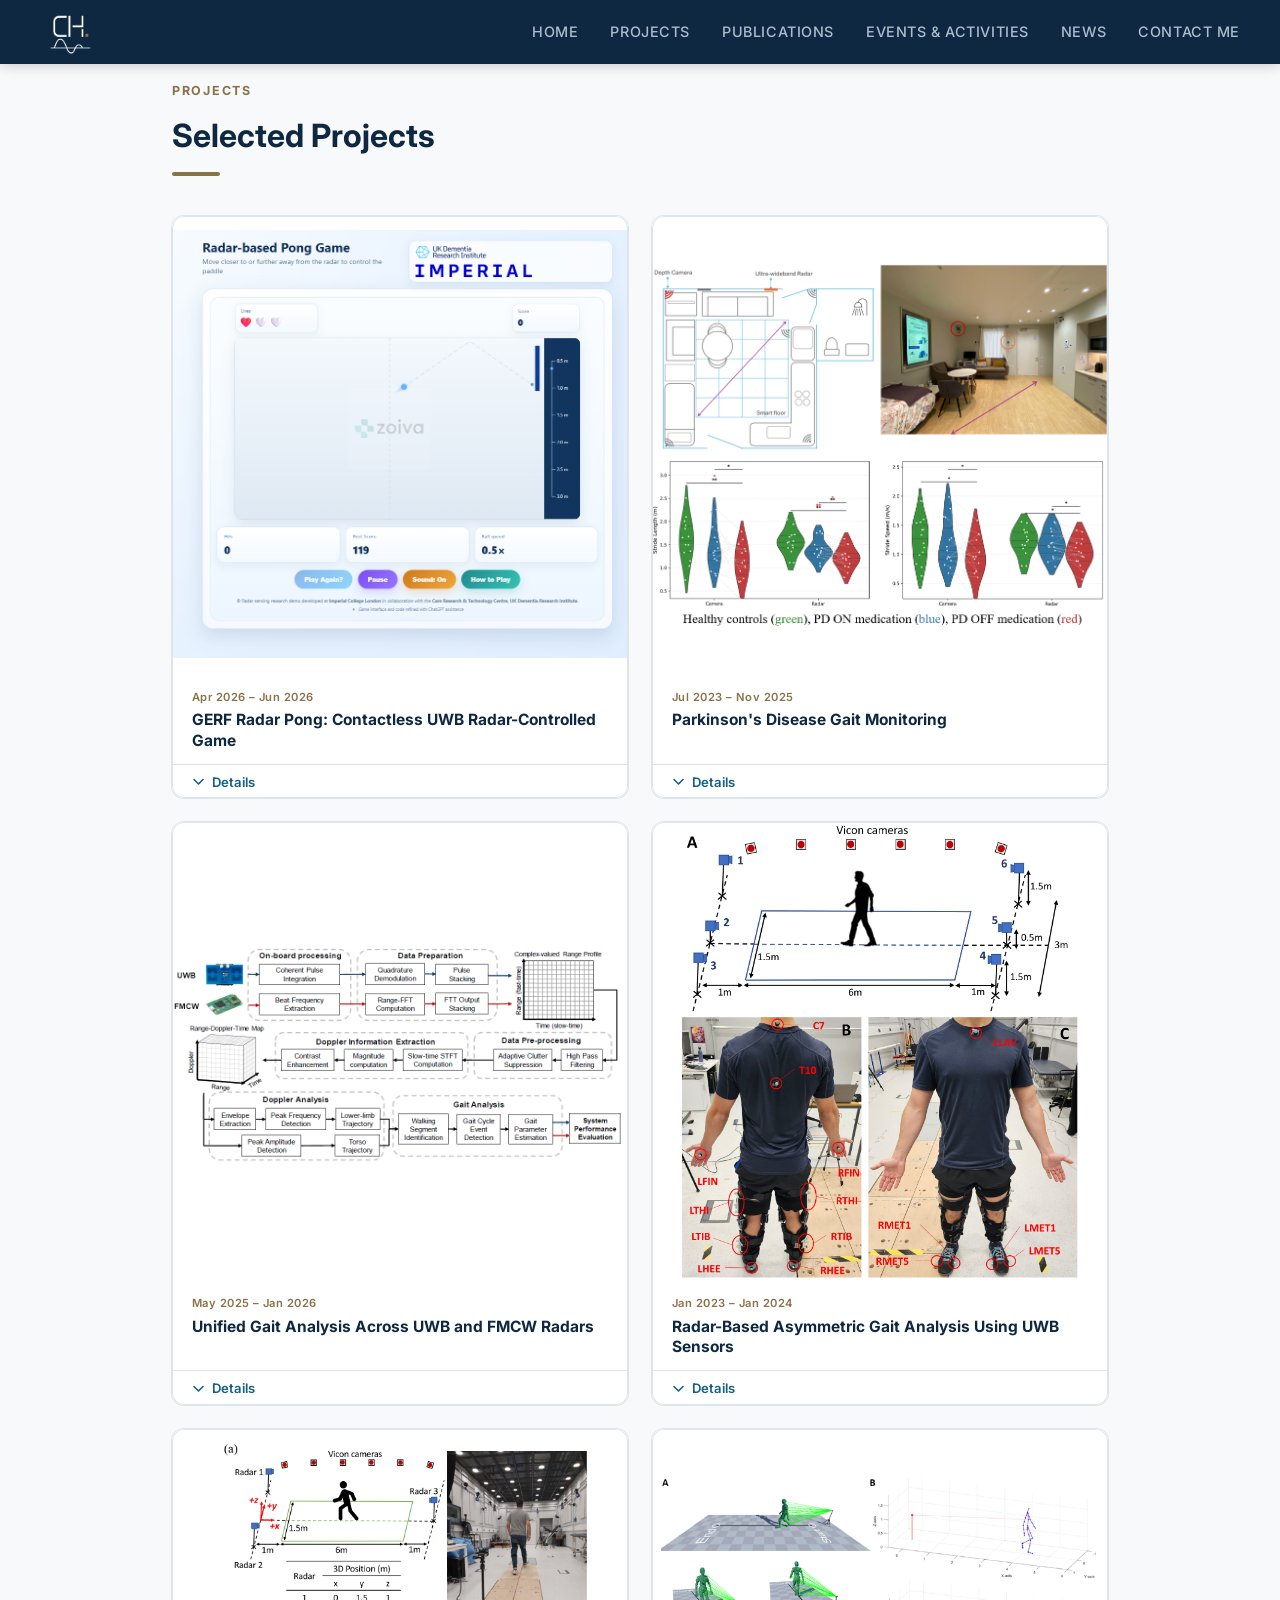
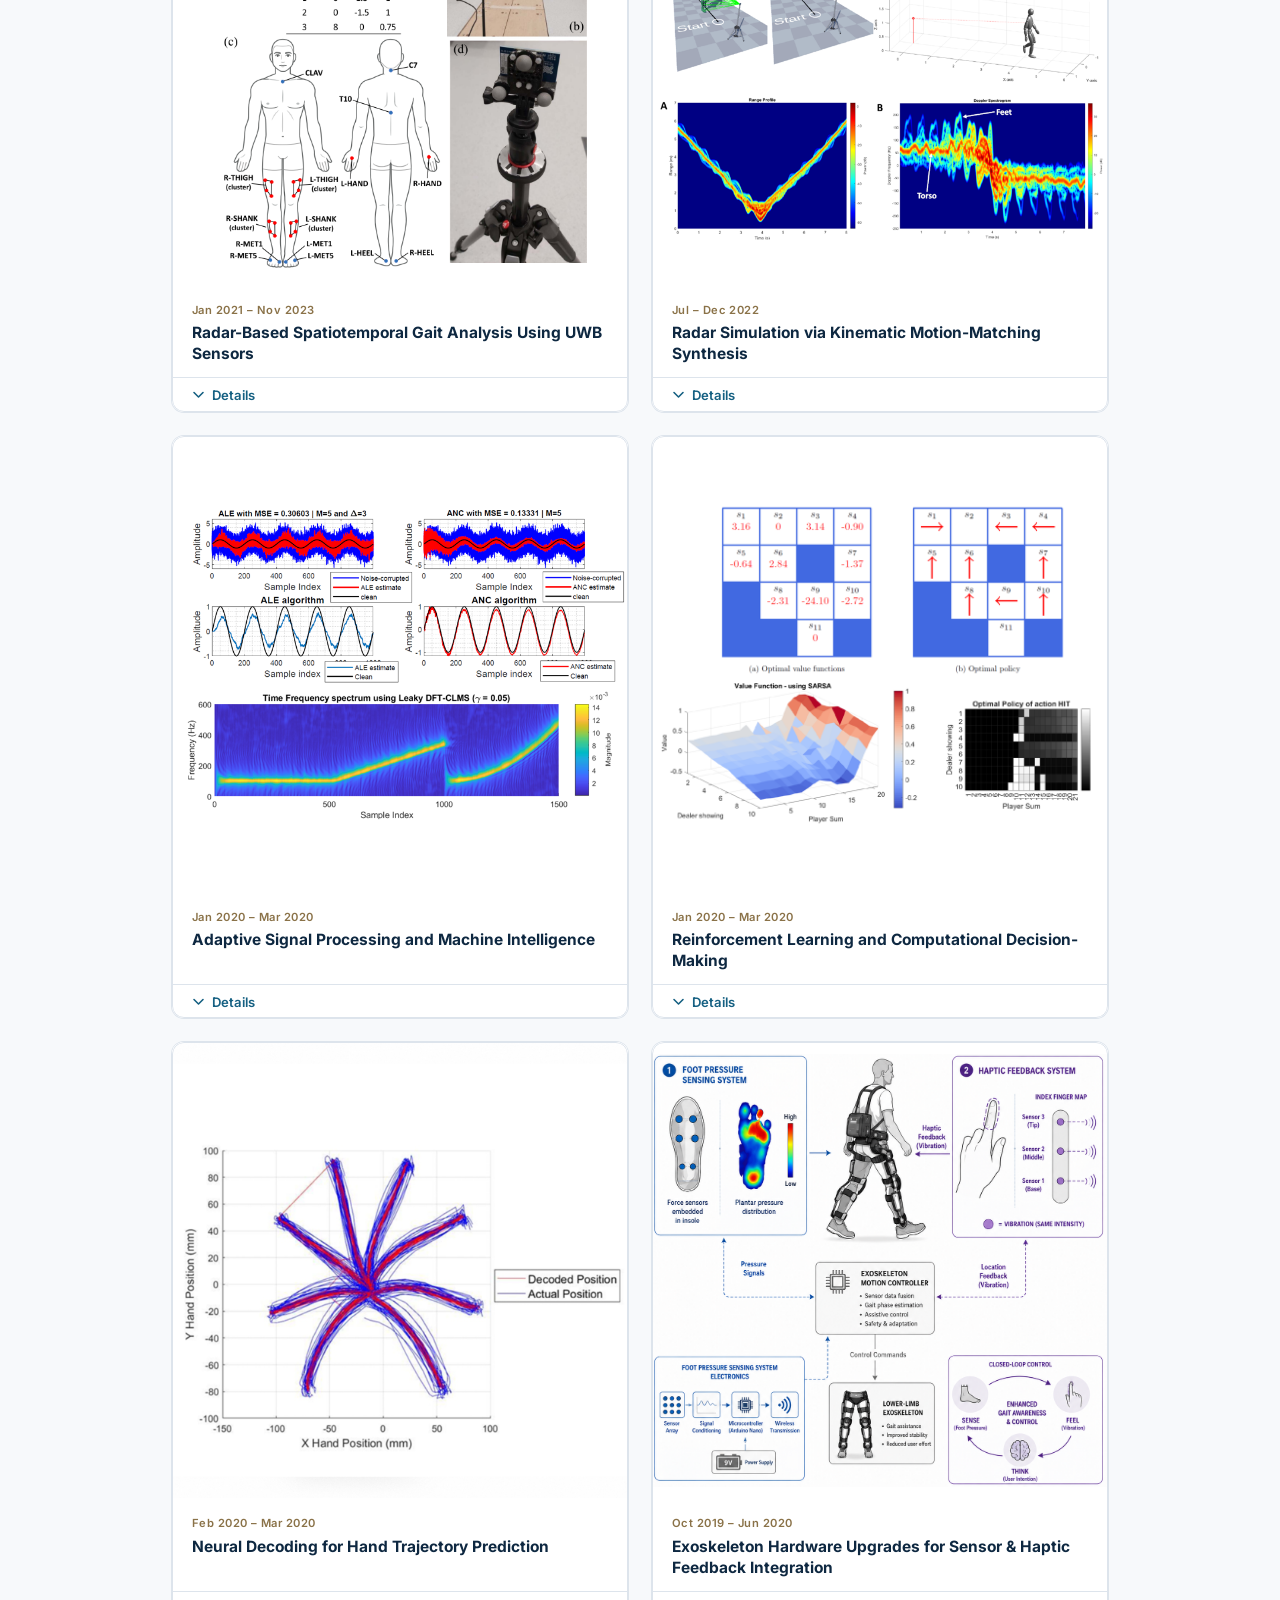
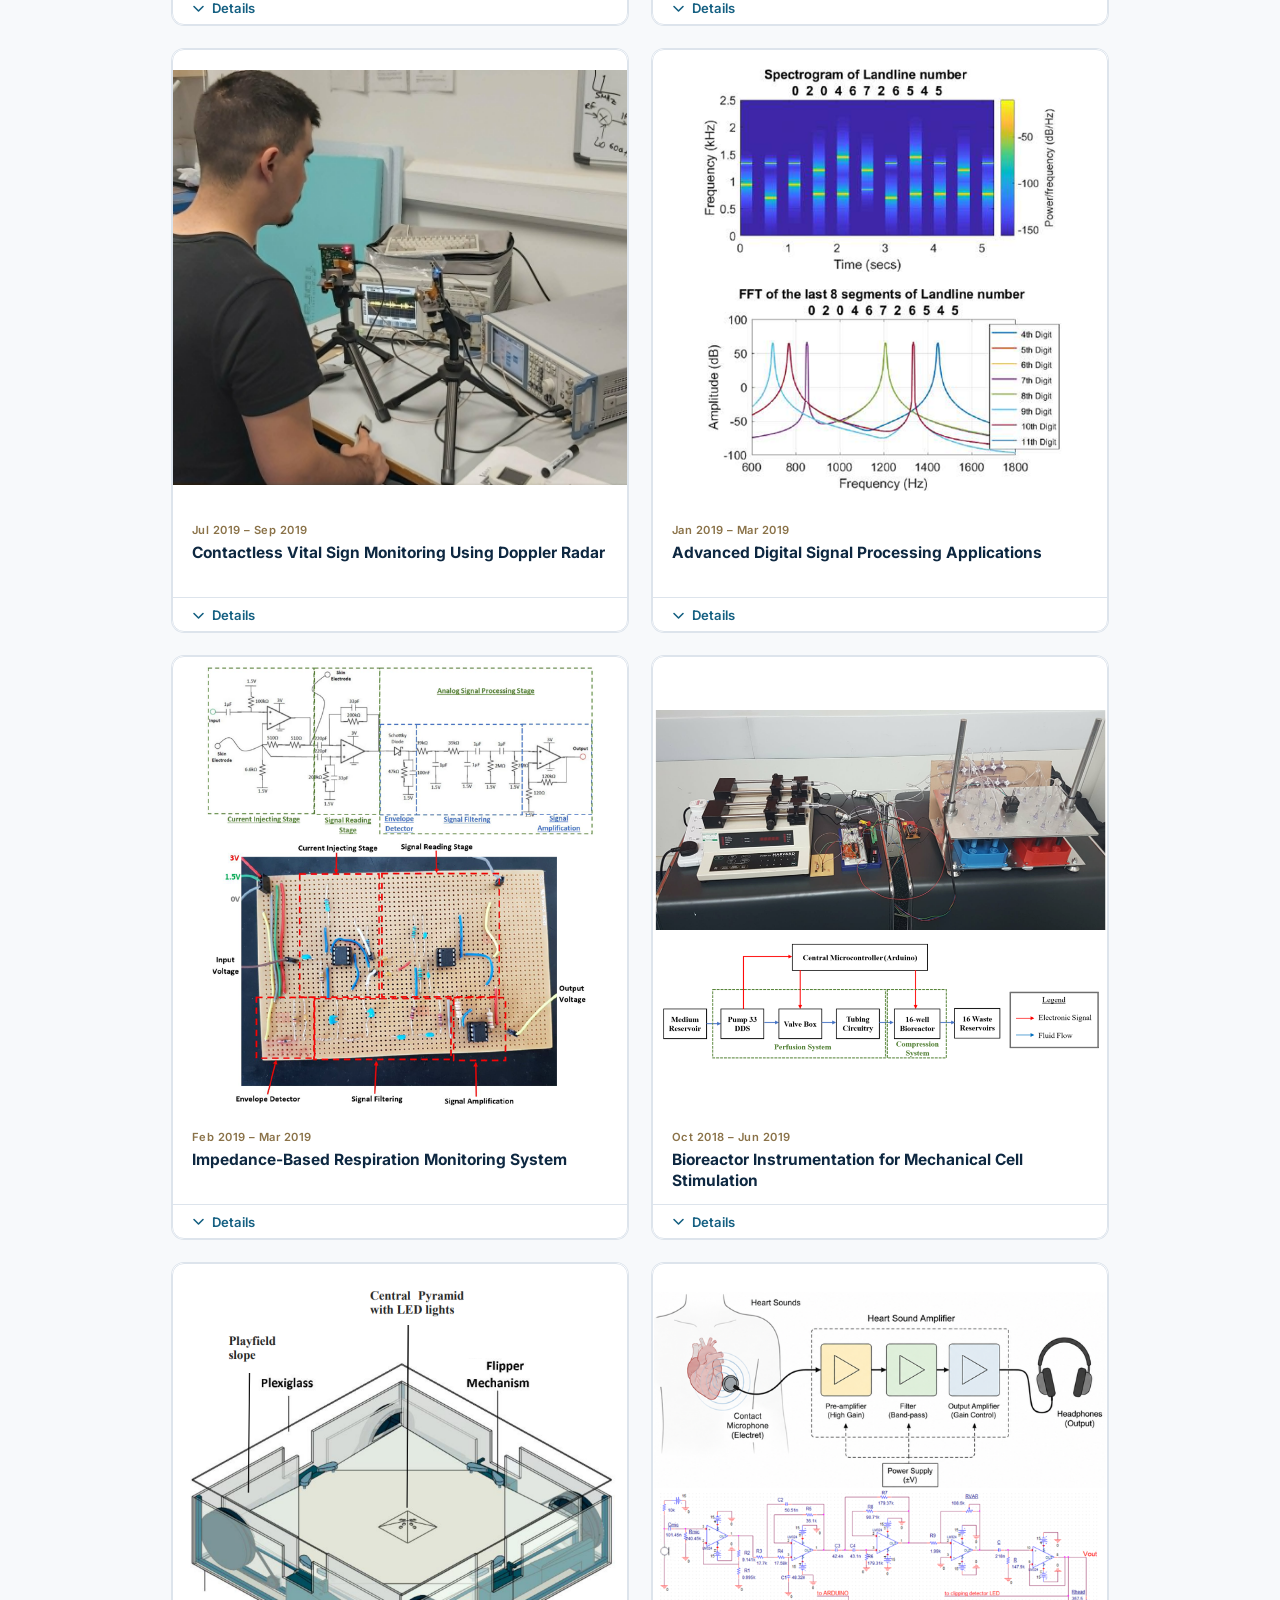
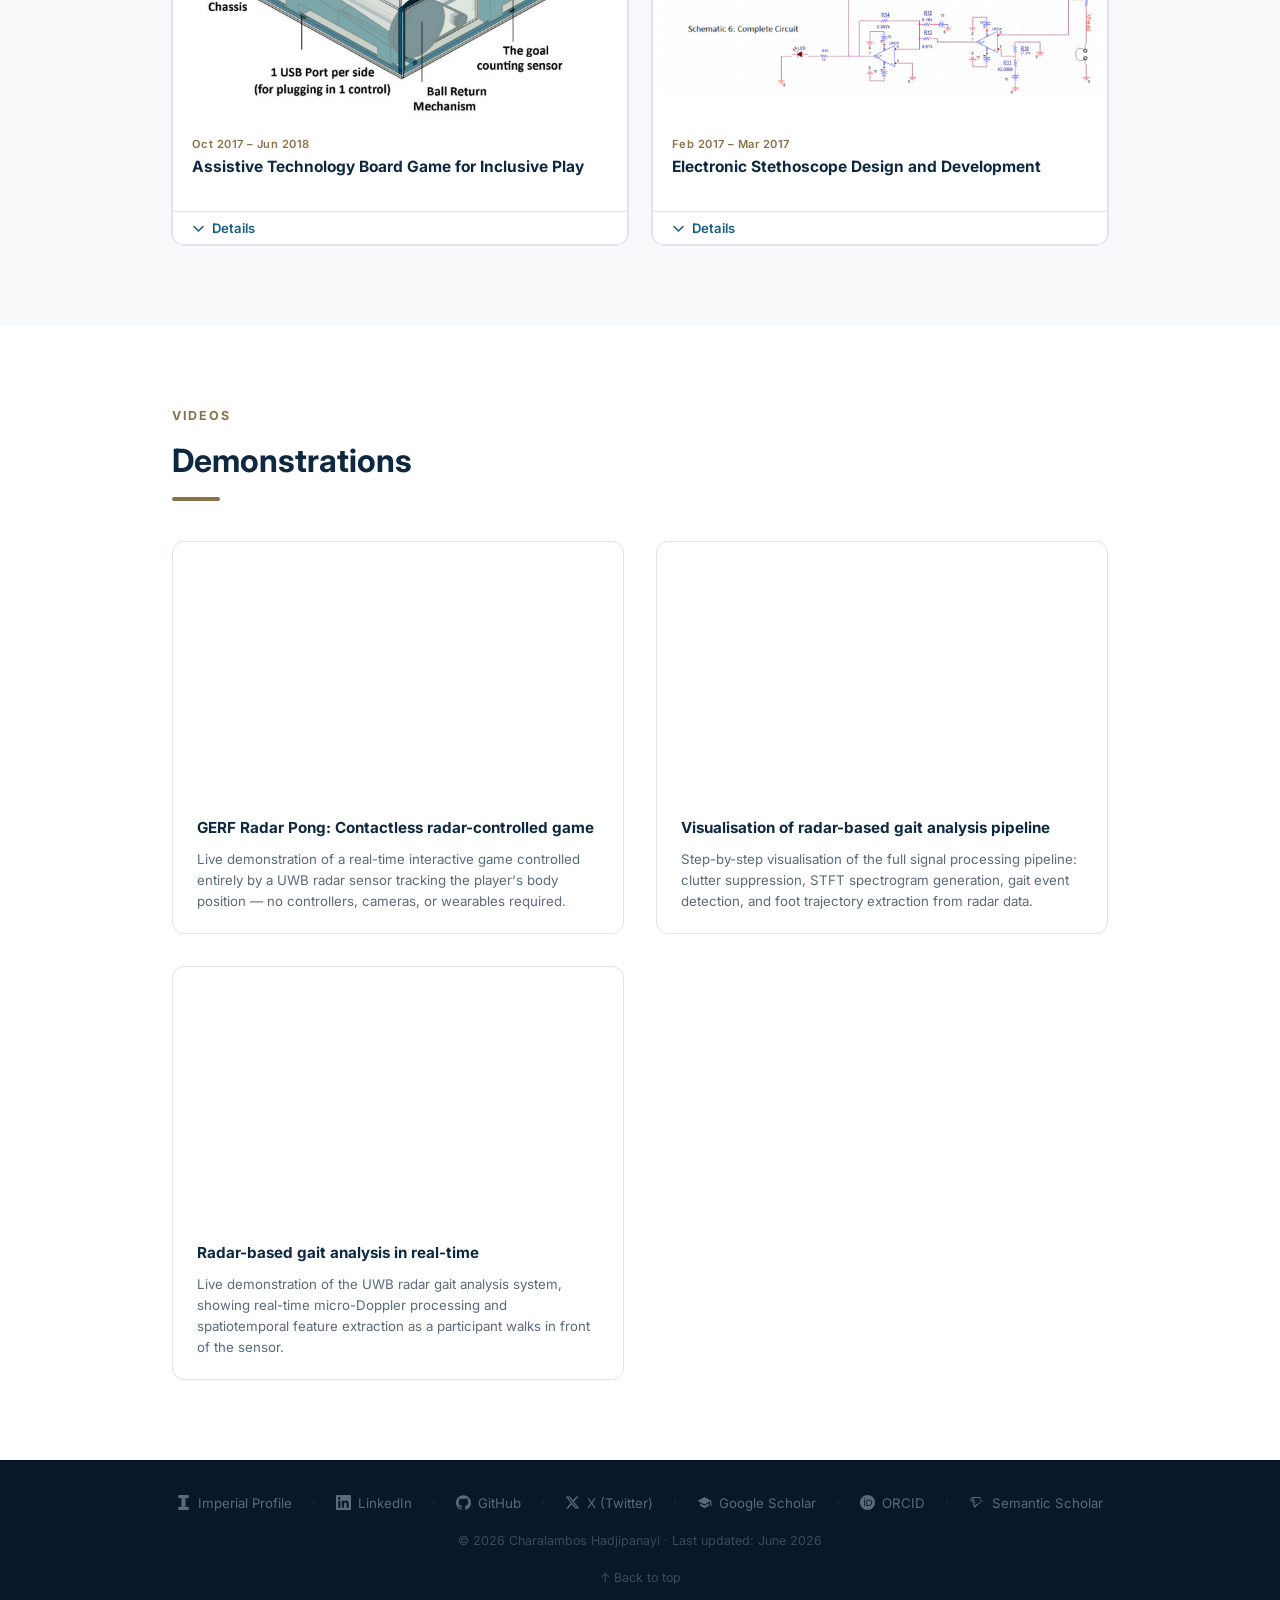
<file: projects/index.html>
﻿<!DOCTYPE html>
<html lang="en">
<head>
  <meta charset="UTF-8" />
  <meta name="viewport" content="width=device-width, initial-scale=1.0" />
  <title>Projects — Charalambos Hadjipanayi</title>
  <meta name="description" content="Research projects and video demonstrations by Charalambos Hadjipanayi — radar-based gait analysis, interactive sensing systems, and biomedical signal processing." />
  <link rel="canonical" href="https://charalambos-hadjipanayi.github.io/projects/" />
  <link rel="preconnect" href="https://fonts.googleapis.com" />
  <link href="https://fonts.googleapis.com/css2?family=Inter:wght@400;500;600;700;800&display=swap" rel="stylesheet" />
  <link rel="icon" type="image/png" href="/img/favicon_2.png?v=4" />
  <link rel="stylesheet" href="/css/style.css?v=27" />
<script data-goatcounter="https://charalambos-hadjipanayi.goatcounter.com/count" async src="//gc.zgo.at/count.js"></script>
</head>
<body>

<!-- ── Navigation ─────────────────────────────────────────────────────── -->
<nav>
  <a href="/" class="nav-logo" style="text-decoration:none;display:flex;align-items:center;"><img src="/img/logo.png?v=3" alt="CH." style="height:60px;display:block;"></a>
  <button class="nav-toggle" aria-label="Open menu" aria-expanded="false"><span></span><span></span><span></span></button>
  <ul class="nav-links">
    <li><a href="/">Home</a></li>
    <li><a href="/projects/">Projects</a></li>
    <li><a href="/publications/">Publications</a></li>
    <li><a href="/events/">Events &amp; Activities</a></li>
    <li><a href="/news/">News</a></li>
    <li><a href="/contact/">Contact Me</a></li>
  </ul>
</nav>

<!-- ── Projects ───────────────────────────────────────────────────────── -->
<section id="projects" style="background:#F7F9FB;">
  <div class="container">
    <p class="section-label">Projects</p>
    <h2 class="section-title">Selected Projects</h2>
    <div class="section-divider"></div>

    <div class="projects-grid">

      <!-- Project 4 -->
      <div class="project-card">
        <img src="/img/projects/pong_2.png" alt="GERF Radar Pong" class="project-img">
        <div class="project-info">
          <div class="project-tag">Apr 2026 – Jun 2026</div>
          <h3>GERF Radar Pong: Contactless UWB Radar-Controlled Game</h3>
        </div>
        <button class="project-toggle" aria-expanded="false">
          <svg width="13" height="13" viewBox="0 0 13 13" fill="none"><path d="M2 4.5L6.5 9L11 4.5" stroke="currentColor" stroke-width="1.6" stroke-linecap="round" stroke-linejoin="round"/></svg>
          Details
        </button>
        <div class="project-details" style="height:0;">
          <div class="project-details-inner">
            <p>Real-time interactive game developed for public engagement at Imperial College London and the UK Dementia Research Institute Care Research &amp; Technology Centre. A commercial UWB X4 radar sensor tracks the player's torso distance at 500 frames/second, mapping position directly to paddle movement — no controllers, cameras, or wearables required. Radar backscatter is processed using STFT-based Range–Doppler analysis with real-time peak detection.</p>
            <p>Features progressive difficulty scaling: ball speed and count increase with hits, paddle height shrinks, and special bonus balls and combo multipliers are introduced. Designed to make radar sensing technology tangible and accessible to public audiences, while demonstrating its potential for contactless human–computer interaction and health monitoring applications.</p>
            <div class="project-links">
              <a href="https://www.youtube.com/watch?v=ITlT-8VbEvE" class="project-link" target="_blank" rel="noopener">Demo Video →</a>
            </div>
          </div>
        </div>
      </div>

      <!-- Project 1 -->
      <div class="project-card">
        <img src="/img/projects/PD.png" alt="Parkinson's Disease Gait Monitoring" class="project-img">
        <div class="project-info">
          <div class="project-tag">Jul 2023 – Nov 2025</div>
          <h3>Parkinson's Disease Gait Monitoring</h3>
        </div>
        <button class="project-toggle" aria-expanded="false">
          <svg width="13" height="13" viewBox="0 0 13 13" fill="none"><path d="M2 4.5L6.5 9L11 4.5" stroke="currentColor" stroke-width="1.6" stroke-linecap="round" stroke-linejoin="round"/></svg>
          Details
        </button>
        <div class="project-details" style="height:0;">
          <div class="project-details-inner">
            <p>Clinical study validating passive, contact-free sensing for objective gait monitoring in Parkinson's Disease (PD), conducted in a living lab setting at the UK Dementia Research Institute (UK DRI) Care Research and Technology (CR&amp;T) Centre at Imperial College London. Fifteen PD participants and fourteen age- and sex-matched healthy controls performed four-metre walking tasks in both ON and OFF medication states. Three modalities were deployed: ultra-wideband (UWB) radar, a Microsoft Kinect RGB-D camera, and a smart instrumented floor, with the camera and smart floor analysis carried out in collaboration with Ms. Jenna Yun.</p>
            <p>UWB radar-derived stride length successfully distinguished PD participants in the OFF state from healthy controls, and further differentiated between ON and OFF medication states. Neither device separated PD ON from healthy controls, indicating that medication effectively normalised observable gait differences. Results support passive radar sensing as a practical approach for longitudinal, real-world monitoring of PD motor symptoms.</p>
            <div class="project-links">
              <a href="https://doi.org/10.1101/2025.11.12.25340068" class="project-link" target="_blank" rel="noopener">Paper →</a>
              <a href="https://doi.org/10.1136/bmjopen-2023-072094" class="project-link" target="_blank" rel="noopener">Study Protocol →</a>
            </div>
          </div>
        </div>
      </div>

      <!-- Project arXiv 2601 -->
      <div class="project-card">
        <img src="/img/projects/FMCW_UWB.png" alt="Unified Gait Analysis Across UWB and FMCW Radars" class="project-img">
        <div class="project-info">
          <div class="project-tag">May 2025 – Jan 2026</div>
          <h3>Unified Gait Analysis Across UWB and FMCW Radars</h3>
        </div>
        <button class="project-toggle" aria-expanded="false">
          <svg width="13" height="13" viewBox="0 0 13 13" fill="none"><path d="M2 4.5L6.5 9L11 4.5" stroke="currentColor" stroke-width="1.6" stroke-linecap="round" stroke-linejoin="round"/></svg>
          Details
        </button>
        <div class="project-details" style="height:0;">
          <div class="project-details-inner">
            <p>Applied and validated the radar-based gait analysis framework previously proposed in Hadjipanayi et al. (IEEE TBME, 2024) across two heterogeneous radar modalities — impulse-radio ultra-wideband (IR-UWB) and frequency-modulated continuous-wave (FMCW) — to assess its generalisability in extracting spatiotemporal parameters without technology-specific tuning. The framework was evaluated using collocated radar systems operating under identical conditions with ten healthy participants performing overground walking trials.</p>
            <p>Introduced a technology-independent walking segment identification method enabling consistent gait event detection across radar modalities. Extracted parameters — stride time, stride length, walking speed, swing time, and stance time — were validated against gold-standard optical motion capture using Pearson correlation, Bland–Altman, and intraclass correlation coefficient (ICC) analyses.</p>
            <p>Both radar modalities achieved 85–98% accuracy with inter-modality differences below 4.1%, demonstrating equivalent performance across all parameters. Results support the feasibility of a unified processing framework deployable across diverse radar hardware, advancing towards modality-independent radar platforms for continuous gait monitoring.</p>
            <div class="project-links">
              <a href="https://doi.org/10.48550/arXiv.2601.04415" class="project-link" target="_blank" rel="noopener">Paper →</a>
            </div>
          </div>
        </div>
      </div>

      <!-- Project EMBC -->
      <div class="project-card">
        <img src="/img/projects/EMBC.jpg" alt="Radar-Based Asymmetric Gait Analysis" class="project-img">
        <div class="project-info">
          <div class="project-tag">Jan 2023 – Jan 2024</div>
          <h3>Radar-Based Asymmetric Gait Analysis Using UWB Sensors</h3>
        </div>
        <button class="project-toggle" aria-expanded="false">
          <svg width="13" height="13" viewBox="0 0 13 13" fill="none"><path d="M2 4.5L6.5 9L11 4.5" stroke="currentColor" stroke-width="1.6" stroke-linecap="round" stroke-linejoin="round"/></svg>
          Details
        </button>
        <div class="project-details" style="height:0;">
          <div class="project-details-inner">
            <p>Investigated the use of commercially available UWB radar sensors for detecting and quantifying gait asymmetries during overground locomotion. An adjustable knee brace was applied to simulate five levels of gait impairment in 10 able-bodied participants during a 6-metre walking task. Six XeThru X4M03 UWB radars captured backscattered signals for joint Range–Doppler–Time (RDT) analysis.</p>
            <p>Developed a computationally efficient signal processing framework to extract seven spatiotemporal gait parameters from the multi-radar RDT representation. Gait asymmetry was quantified via the symmetry ratio of step times. Validated against gold-standard optical motion capture, the system achieved 88.2–98.8% accuracy across all parameters, and 95.6 ± 2.8% accuracy in capturing step time symmetry ratios — sufficient to distinguish between different gait impairment levels.</p>
            <p>Demonstrated the feasibility of UWB radar for unobtrusive, contactless detection of gait asymmetries during natural overground walking, with direct relevance to in-home monitoring of frailty biomarkers and neurological or musculoskeletal conditions.</p>
            <div class="project-links">
              <a href="https://doi.org/10.1109/EMBC53108.2024.10781811" class="project-link" target="_blank" rel="noopener">Paper →</a>
            </div>
          </div>
        </div>
      </div>

      <!-- Project 2 -->
      <div class="project-card">
        <img src="/img/projects/TBME_2.png" alt="Radar-Based Spatiotemporal Gait Analysis" class="project-img">
        <div class="project-info">
          <div class="project-tag">Jan 2021 – Nov 2023</div>
          <h3>Radar-Based Spatiotemporal Gait Analysis Using UWB Sensors</h3>
        </div>
        <button class="project-toggle" aria-expanded="false">
          <svg width="13" height="13" viewBox="0 0 13 13" fill="none"><path d="M2 4.5L6.5 9L11 4.5" stroke="currentColor" stroke-width="1.6" stroke-linecap="round" stroke-linejoin="round"/></svg>
          Details
        </button>
        <div class="project-details" style="height:0;">
          <div class="project-details-inner">
            <p>Developed a novel radar-based gait analysis framework for extracting clinically relevant spatiotemporal parameters from overground walking using commercially available UWB radar sensors. Introduced a joint Range–Doppler–Time (RDT) representation and signal processing pipeline for contactless gait event detection and parameter quantification.</p>
            <p>Algorithms designed and implemented include: radar signal pre-processing, clutter suppression, Doppler analysis, gait event detection, multilateration, and gait parameter extraction. Validated against gold-standard optical motion capture with healthy participants, achieving high accuracy in estimating step/stride time, cadence, step/stride length, walking speed, swing/stance time, gait variability, and inter-limb symmetry.</p>
            <p>Demonstrated the feasibility of radar as a privacy-preserving, unobtrusive alternative to laboratory-based gait assessment, supporting future deployment in continuous in-home mobility monitoring.</p>
            <div class="project-links">
              <a href="https://doi.org/10.1109/TBME.2024.3396650" class="project-link" target="_blank" rel="noopener">Paper →</a>
              <a href="https://www.youtube.com/watch?v=LGXetD7XGA8" class="project-link" target="_blank" rel="noopener">Real-time Demo →</a>
              <a href="https://www.youtube.com/watch?v=BBo7MIBcHM8" class="project-link" target="_blank" rel="noopener">Pipeline Demo →</a>
            </div>
          </div>
        </div>
      </div>

      <!-- Project Motion Matching -->
      <div class="project-card">
        <img src="/img/projects/motion_matching.png" alt="Radar Simulation via Kinematic Motion-Matching Synthesis" class="project-img">
        <div class="project-info">
          <div class="project-tag">Jul – Dec 2022</div>
          <h3>Radar Simulation via Kinematic Motion-Matching Synthesis</h3>
        </div>
        <button class="project-toggle" aria-expanded="false">
          <svg width="13" height="13" viewBox="0 0 13 13" fill="none"><path d="M2 4.5L6.5 9L11 4.5" stroke="currentColor" stroke-width="1.6" stroke-linecap="round" stroke-linejoin="round"/></svg>
          Details
        </button>
        <div class="project-details" style="height:0;">
          <div class="project-details-inner">
            <p>Developed a radar signal simulation framework using the motion matching algorithm, widely used in the video game industry for character animation, as an alternative to analytical walking models such as the Boulic-Thalmann model. The method enables synthesis of kinematic data for non-periodic and abnormal movements such as limping, unstable walking, and aided gait, which cannot be replicated with analytical approaches.</p>
            <p>Kinematic data were generated from the LAFAN1 motion capture dataset in collaboration with Dr. Balint Hodossy, then transformed into radar signals for the XeThru X4 sensor in MATLAB. Each of 19 body parts was modelled as a point target with ellipsoidal radar cross-section (RCS), producing Range-Doppler-Time (RDT) representations and Doppler spectrograms consistent with those from analytical models.</p>
            <p>The framework offers key advantages including support for multi-directional walking, a greater number of body parts, and the ability to synthesise diverse motion patterns such as gait abnormalities and fall-inducing movements. Future extensions include combining motion matching with physics engines and reinforcement learning to simulate human–environment interactions, with applications in fall detection and gait disorder analysis for neurological conditions.</p>
          </div>
        </div>
      </div>

      <!-- Project 7 -->
      <div class="project-card">
        <img src="/img/projects/ASPMI_2.png" alt="Adaptive Signal Processing and Machine Intelligence" class="project-img">
        <div class="project-info">
          <div class="project-tag">Jan 2020 – Mar 2020</div>
          <h3>Adaptive Signal Processing and Machine Intelligence</h3>
        </div>
        <button class="project-toggle" aria-expanded="false">
          <svg width="13" height="13" viewBox="0 0 13 13" fill="none"><path d="M2 4.5L6.5 9L11 4.5" stroke="currentColor" stroke-width="1.6" stroke-linecap="round" stroke-linejoin="round"/></svg>
          Details
        </button>
        <div class="project-details" style="height:0;">
          <div class="project-details-inner">
            <p>Developed and evaluated advanced adaptive signal processing and machine intelligence algorithms in MATLAB, covering spectrum estimation, adaptive filtering, system identification, time-frequency analysis, and dimensionality reduction techniques. Implemented and analysed LMS, Leaky LMS, NLMS, GASS, GNGD, CLMS, and ACLMS adaptive algorithms for real-time signal modelling, noise cancellation, frequency estimation, and non-stationary signal tracking. Applied principal component analysis (PCA) and principal component regression (PCR) for robust regression and denoising, and investigated modern spectral estimation techniques including MUSIC, autoregressive modelling, and adaptive spectrum estimation. Demonstrated methods on biomedical, EEG, ECG, respiratory, wind-speed, and power-system datasets.</p>
            <p style="margin-top:0.6rem;font-size:0.88rem;color:#5A6A7A;font-style:italic;">This work was done as part of the Adaptive Signal Processing and Machine Intelligence module of the MEng degree in Bioengineering at Imperial College London.</p>
            <div class="project-links">
              <a href="/files/ASPMI_Report.pdf" target="_blank" class="project-link">Report →</a>
              <a href="/files/ASPMI_Tasks.pdf" target="_blank" class="project-link">Tasks →</a>
              <a href="https://github.com/Charalambos-Hadjipanayi/Adaptive_Signal_Processing_and_Machine_Intelligence_Coursework/tree/master" target="_blank" class="project-link">Code →</a>
            </div>
          </div>
        </div>
      </div>

      <!-- Project 8 -->
      <div class="project-card">
        <img src="/img/projects/RL.png" alt="Reinforcement Learning and Computational Decision-Making" class="project-img">
        <div class="project-info">
          <div class="project-tag">Jan 2020 – Mar 2020</div>
          <h3>Reinforcement Learning and Computational Decision-Making</h3>
        </div>
        <button class="project-toggle" aria-expanded="false">
          <svg width="13" height="13" viewBox="0 0 13 13" fill="none"><path d="M2 4.5L6.5 9L11 4.5" stroke="currentColor" stroke-width="1.6" stroke-linecap="round" stroke-linejoin="round"/></svg>
          Details
        </button>
        <div class="project-details" style="height:0;">
          <div class="project-details-inner">
            <p>Developed and evaluated reinforcement learning algorithms for sequential decision-making and autonomous control problems.</p>
            <p style="margin-top:0.75rem;font-size:0.88rem;font-weight:600;color:#156082;">Part 1 – Markov Decision Processes and Dynamic Programming</p>
            <ul style="margin:0.35rem 0 0 1.1rem;display:flex;flex-direction:column;gap:0.3rem;">
              <li style="font-size:0.88rem;color:#2D3E50;">Modelled stochastic environments using Markov Decision Processes (MDPs)</li>
              <li style="font-size:0.88rem;color:#2D3E50;">Performed value-function estimation, policy evaluation, and optimal policy derivation</li>
              <li style="font-size:0.88rem;color:#2D3E50;">Analysed state transitions, reward structures, and grid-world navigation problems</li>
            </ul>
            <p style="margin-top:0.75rem;font-size:0.88rem;font-weight:600;color:#156082;">Part 2 – Model-Free Reinforcement Learning</p>
            <ul style="margin:0.35rem 0 0 1.1rem;display:flex;flex-direction:column;gap:0.3rem;">
              <li style="font-size:0.88rem;color:#2D3E50;">Implemented Monte Carlo Control, SARSA, and Q-Learning algorithms in MATLAB</li>
              <li style="font-size:0.88rem;color:#2D3E50;">Developed reinforcement learning agents for the Easy21 environment</li>
              <li style="font-size:0.88rem;color:#2D3E50;">Evaluated learning performance, convergence behaviour, and exploration–exploitation strategies</li>
              <li style="font-size:0.88rem;color:#2D3E50;">Compared value-function estimates and policies obtained from different reinforcement learning approaches</li>
            </ul>
            <p style="margin-top:0.75rem;">The project provided practical experience in reinforcement learning, computational neuroscience, machine intelligence, and autonomous decision-making systems.</p>
            <p style="margin-top:0.6rem;font-size:0.88rem;color:#5A6A7A;font-style:italic;">This work was done as part of the Bits, Brain &amp; Behaviour module of the MEng degree in Bioengineering at Imperial College London.</p>
            <div class="project-links">
              <a href="/files/BBB_Tasks_1.pdf" target="_blank" class="project-link">Tasks 1 →</a>
              <a href="/files/BBB_Report_1.pdf" target="_blank" class="project-link">Report 1 →</a>
              <a href="/files/BBB_Tasks_2.pdf" target="_blank" class="project-link">Tasks 2 →</a>
              <a href="/files/BBB_Report_2.pdf" target="_blank" class="project-link">Report 2 →</a>
            </div>
          </div>
        </div>
      </div>

      <!-- Project 9 -->
      <div class="project-card">
        <img src="/img/projects/BMI.png" alt="Neural Decoding for Hand Trajectory Prediction" class="project-img">
        <div class="project-info">
          <div class="project-tag">Feb 2020 – Mar 2020</div>
          <h3>Neural Decoding for Hand Trajectory Prediction</h3>
        </div>
        <button class="project-toggle" aria-expanded="false">
          <svg width="13" height="13" viewBox="0 0 13 13" fill="none"><path d="M2 4.5L6.5 9L11 4.5" stroke="currentColor" stroke-width="1.6" stroke-linecap="round" stroke-linejoin="round"/></svg>
          Details
        </button>
        <div class="project-details" style="height:0;">
          <div class="project-details-inner">
            <p>Developed a causal neural decoder in MATLAB to estimate hand movement trajectories from neural spike train recordings. Implemented and evaluated multiple classifiers, including k-Nearest Neighbours (k-NN), Support Vector Machines (SVM), and Bayesian approaches, achieving 99.75% reaching-angle classification accuracy through majority voting. Principal Component Regression (PCR) was used for hand trajectory estimation, outperforming Non-Linear Least Mean Squares (N-LMS) in both accuracy and computational efficiency.</p>
            <p style="margin-top:0.6rem;font-size:0.88rem;color:#5A6A7A;font-style:italic;">This work was done as part of a group project for the Brain Machine Interfaces module during the MEng degree at Imperial College London.</p>
            <div class="project-links">
              <a href="/files/BMI_Coursework_Description.pdf" target="_blank" class="project-link">Task →</a>
              <a href="/files/BMI_Report.pdf" target="_blank" class="project-link">Report →</a>
              <a href="https://github.com/Charalambos-Hadjipanayi/Neural_Decoder/tree/main" target="_blank" class="project-link">Code →</a>
            </div>
          </div>
        </div>
      </div>

      <!-- Project 10 -->
      <div class="project-card">
        <img src="/img/projects/exoskeleton_v2.png" alt="Exoskeleton Hardware Upgrades" class="project-img">
        <div class="project-info">
          <div class="project-tag">Oct 2019 – Jun 2020</div>
          <h3>Exoskeleton Hardware Upgrades for Sensor &amp; Haptic Feedback Integration</h3>
        </div>
        <button class="project-toggle" aria-expanded="false">
          <svg width="13" height="13" viewBox="0 0 13 13" fill="none"><path d="M2 4.5L6.5 9L11 4.5" stroke="currentColor" stroke-width="1.6" stroke-linecap="round" stroke-linejoin="round"/></svg>
          Details
        </button>
        <div class="project-details" style="height:0;">
          <div class="project-details-inner">
            <p>Developed hardware upgrades for the Exo-H3 powered lower-limb exoskeleton by Technaid as part of the Cybathlon 2020 project. Investigated whether additional sensor information and intuitive haptic feedback could improve exoskeleton control performance beyond conventional sEMG-based control approaches. Work included the development and integration of sensing and haptic feedback systems to support motion intention recognition and user feedback.</p>
            <p style="margin-top:0.6rem;font-size:0.88rem;color:#5A6A7A;font-style:italic;">This work was done as part of the Final Year Project for the MEng degree in Bioengineering at Imperial College London.</p>
            <div class="project-links">
              <a href="/files/MEng_Final_Report.pdf" target="_blank" class="project-link">Report →</a>
            </div>
          </div>
        </div>
      </div>

      <!-- Project 11 -->
      <div class="project-card">
        <img src="/img/projects/summer_project.jpeg" alt="Contactless Vital Sign Monitoring Using Doppler Radar" class="project-img">
        <div class="project-info">
          <div class="project-tag">Jul 2019 – Sep 2019</div>
          <h3>Contactless Vital Sign Monitoring Using Doppler Radar</h3>
        </div>
        <button class="project-toggle" aria-expanded="false">
          <svg width="13" height="13" viewBox="0 0 13 13" fill="none"><path d="M2 4.5L6.5 9L11 4.5" stroke="currentColor" stroke-width="1.6" stroke-linecap="round" stroke-linejoin="round"/></svg>
          Details
        </button>
        <div class="project-details" style="height:0;">
          <div class="project-details-inner">
            <p>Developed MATLAB algorithms for contactless estimation of heart rate and respiratory rate using Doppler radar signals. The project involved signal acquisition, preprocessing, digital filtering, spectral analysis, and physiological parameter extraction from radar measurements. Implemented and evaluated multiple frequency estimation techniques, including FFT, Welch, Burg, Yule-Walker, and Lomb-Scargle spectral estimation methods. Simultaneously processed ECG recordings to derive reference heart rate and respiration measurements for algorithm validation and performance assessment.</p>
            <p style="margin-top:0.6rem;font-size:0.88rem;color:#5A6A7A;font-style:italic;">This work was done as part of a research internship at the University of Cyprus, under the supervision of Prof. Constantinos Pitris.</p>
            <div class="project-links">
              <a href="/files/summer_internship_results.pdf" target="_blank" class="project-link">Presentation →</a>
            </div>
          </div>
        </div>
      </div>

      <!-- Project 12 -->
      <div class="project-card">
        <img src="/img/projects/ASP.png" alt="Advanced Digital Signal Processing Applications" class="project-img">
        <div class="project-info">
          <div class="project-tag">Jan 2019 – Mar 2019</div>
          <h3>Advanced Digital Signal Processing Applications</h3>
        </div>
        <button class="project-toggle" aria-expanded="false">
          <svg width="13" height="13" viewBox="0 0 13 13" fill="none"><path d="M2 4.5L6.5 9L11 4.5" stroke="currentColor" stroke-width="1.6" stroke-linecap="round" stroke-linejoin="round"/></svg>
          Details
        </button>
        <div class="project-details" style="height:0;">
          <div class="project-details-inner">
            <p>Developed and evaluated a range of advanced digital signal processing algorithms in MATLAB, including stochastic signal analysis, autoregressive modelling, spectral estimation, adaptive filtering, and system identification. Applied these techniques to real-world biomedical and audio signals, including ECG-derived heart rate variability, respiratory sinus arrhythmia, speech prediction, financial time-series modelling, and DTMF tone recognition. The project involved the implementation and performance evaluation of Wiener filters, LMS adaptive filters, autoregressive models, power spectral density estimation methods, and time-frequency analysis techniques.</p>
            <p style="margin-top:0.6rem;font-size:0.88rem;color:#5A6A7A;font-style:italic;">This work was done as part of the Advanced Digital Signal Processing module of the MEng degree in Bioengineering at Imperial College London.</p>
            <div class="project-links">
              <a href="/files/ASP_Report.pdf" target="_blank" class="project-link">Report →</a>
              <a href="/files/ASP_Tasks.pdf" target="_blank" class="project-link">Tasks →</a>
              <a href="https://github.com/Charalambos-Hadjipanayi/ASP_Coursework/tree/master" target="_blank" class="project-link">Code →</a>
            </div>
          </div>
        </div>
      </div>

      <!-- Project 13 -->
      <div class="project-card">
        <img src="/img/projects/BINST.png" alt="Impedance-Based Respiration Monitoring System" class="project-img">
        <div class="project-info">
          <div class="project-tag">Feb 2019 – Mar 2019</div>
          <h3>Impedance-Based Respiration Monitoring System</h3>
        </div>
        <button class="project-toggle" aria-expanded="false">
          <svg width="13" height="13" viewBox="0 0 13 13" fill="none"><path d="M2 4.5L6.5 9L11 4.5" stroke="currentColor" stroke-width="1.6" stroke-linecap="round" stroke-linejoin="round"/></svg>
          Details
        </button>
        <div class="project-details" style="height:0;">
          <div class="project-details-inner">
            <p>Developed and tested subsystems for an impedometric respiration monitoring device, including circuit implementation on stripboard and system integration. Investigated block-level non-idealities and quantified their impact on overall system performance. The project provided practical experience in biomedical instrumentation, analogue circuit debugging, and system-level design for physiological monitoring applications.</p>
            <p style="margin-top:0.6rem;font-size:0.88rem;color:#5A6A7A;font-style:italic;">This work was done as part of the Biomedical Instrumentation module of the MEng degree in Bioengineering at Imperial College London.</p>
            <div class="project-links">
              <a href="/files/BE3-HBINST_Report.pdf" target="_blank" class="project-link">Report →</a>
              <a href="/files/BE3-HBINST_Task.pdf" target="_blank" class="project-link">Task →</a>
            </div>
          </div>
        </div>
      </div>

      <!-- Project 14 -->
      <div class="project-card">
        <img src="/img/projects/bioreactor.png" alt="Bioreactor Instrumentation for Mechanical Cell Stimulation" class="project-img">
        <div class="project-info">
          <div class="project-tag">Oct 2018 – Jun 2019</div>
          <h3>Bioreactor Instrumentation for Mechanical Cell Stimulation</h3>
        </div>
        <button class="project-toggle" aria-expanded="false">
          <svg width="13" height="13" viewBox="0 0 13 13" fill="none"><path d="M2 4.5L6.5 9L11 4.5" stroke="currentColor" stroke-width="1.6" stroke-linecap="round" stroke-linejoin="round"/></svg>
          Details
        </button>
        <div class="project-details" style="height:0;">
          <div class="project-details-inner">
            <p>Designed instrumentation for a perfusion bioreactor used to study the effects of mechanical strain on cultured cells, and to investigate how mechanical strain influences adipogenesis and adipocyte mechanobiology in vitro. Developed a programmable linear actuation system capable of applying cyclic strains between 0.1–10 Hz, alongside a dual-syringe perfusion system for continuous nutrient delivery. The system was designed to stimulate multiple cell culture samples simultaneously, enabling different mechanical strain conditions to be applied across individual wells within a multi-well culture plate.</p>
            <p style="margin-top:0.6rem;font-size:0.88rem;color:#5A6A7A;font-style:italic;">This work was done as part of the Third Year Group Project for the MEng degree in Bioengineering at Imperial College London.</p>
            <div class="project-links">
              <a href="/files/3rd_Year_Group_Report.pdf" target="_blank" class="project-link">Report →</a>
              <a href="/files/3rd_Year_Group_Poster.pdf" target="_blank" class="project-link">Poster →</a>
            </div>
          </div>
        </div>
      </div>

      <!-- Project 15 -->
      <div class="project-card">
        <img src="/img/projects/EDP.png" alt="Assistive Technology Board Game for Inclusive Play" class="project-img">
        <div class="project-info">
          <div class="project-tag">Oct 2017 – Jun 2018</div>
          <h3>Assistive Technology Board Game for Inclusive Play</h3>
        </div>
        <button class="project-toggle" aria-expanded="false">
          <svg width="13" height="13" viewBox="0 0 13 13" fill="none"><path d="M2 4.5L6.5 9L11 4.5" stroke="currentColor" stroke-width="1.6" stroke-linecap="round" stroke-linejoin="round"/></svg>
          Details
        </button>
        <div class="project-details" style="height:0;">
          <div class="project-details-inner">
            <p>Developed a four-player pinball-style board game that enabled children with severe motor impairments to play independently alongside their able-bodied peers. Contributed to the design and integration of multiple control interfaces, including voice control, pushbutton input, and eyebrow-based sensing using MMG and IMU sensors. Responsibilities included voice command detection, flipper actuation, electrical integration, power distribution, scoring mechanisms, and system assembly, resulting in a fully functional multiplayer game with integrated audio and visual feedback.</p>
            <p style="margin-top:0.6rem;font-size:0.88rem;color:#5A6A7A;font-style:italic;">This work was done as part of the Engineering Design Project challenge in the second year of the MEng degree in Bioengineering at Imperial College London.</p>
            <div class="project-links">
              <a href="/files/EDP_Report.pdf" target="_blank" class="project-link">Report →</a>
            </div>
          </div>
        </div>
      </div>

      <!-- Project 16 -->
      <div class="project-card">
        <img src="/img/projects/stethoscope.png" alt="Electronic Stethoscope Design and Development" class="project-img">
        <div class="project-info">
          <div class="project-tag">Feb 2017 – Mar 2017</div>
          <h3>Electronic Stethoscope Design and Development</h3>
        </div>
        <button class="project-toggle" aria-expanded="false">
          <svg width="13" height="13" viewBox="0 0 13 13" fill="none"><path d="M2 4.5L6.5 9L11 4.5" stroke="currentColor" stroke-width="1.6" stroke-linecap="round" stroke-linejoin="round"/></svg>
          Details
        </button>
        <div class="project-details" style="height:0;">
          <div class="project-details-inner">
            <p>Designed and implemented a heart sound amplification circuit for an electronic stethoscope. Modelled and verified the analogue signal conditioning circuitry using PSpice (OrCAD) before constructing and testing the system with an electret microphone and headphones. The completed device enabled amplification and monitoring of heart sounds, demonstrating the principles of biomedical instrumentation and analogue circuit design.</p>
            <p style="margin-top:0.6rem;font-size:0.88rem;color:#5A6A7A;font-style:italic;">This work was done as part of the Foundations of Electrical Engineering Laboratory Project in the first year of the MEng degree in Bioengineering at Imperial College London.</p>
            <div class="project-links">
              <a href="/files/BE1_HEEL1_Report.pdf" target="_blank" class="project-link">Report →</a>
              <a href="/files/Lab_Notes.pdf" target="_blank" class="project-link">Lab Notes →</a>
              <a href="/files/Simulation_Notes.pdf" target="_blank" class="project-link">Simulation Notes →</a>
            </div>
          </div>
        </div>
      </div>

    </div>
  </div>
</section>

<!-- ── Videos ────────────────────────────────────────────────────────── -->
<section id="videos" style="background:#FFFFFF;">
  <div class="container">
    <p class="section-label">Videos</p>
    <h2 class="section-title">Demonstrations</h2>
    <div class="section-divider"></div>

    <div class="videos-grid">

      <div class="video-card">
        <div class="video-wrapper">
          <iframe
            src="https://www.youtube.com/embed/ITlT-8VbEvE"
            title="GERF Radar Pong: Contactless radar-controlled game"
            frameborder="0"
            allow="accelerometer; autoplay; clipboard-write; encrypted-media; gyroscope; picture-in-picture"
            allowfullscreen
            loading="lazy">
          </iframe>
        </div>
        <div class="video-info">
          <h3>GERF Radar Pong: Contactless radar-controlled game</h3>
          <p>Live demonstration of a real-time interactive game controlled entirely by a UWB radar sensor tracking the player's body position — no controllers, cameras, or wearables required.</p>
        </div>
      </div>

      <div class="video-card">
        <div class="video-wrapper">
          <iframe
            src="https://www.youtube.com/embed/BBo7MIBcHM8"
            title="Visualisation of radar-based gait analysis pipeline"
            frameborder="0"
            allow="accelerometer; autoplay; clipboard-write; encrypted-media; gyroscope; picture-in-picture"
            allowfullscreen
            loading="lazy">
          </iframe>
        </div>
        <div class="video-info">
          <h3>Visualisation of radar-based gait analysis pipeline</h3>
          <p>Step-by-step visualisation of the full signal processing pipeline: clutter suppression, STFT spectrogram generation, gait event detection, and foot trajectory extraction from radar data.</p>
        </div>
      </div>

      <div class="video-card">
        <div class="video-wrapper">
          <iframe
            src="https://www.youtube.com/embed/LGXetD7XGA8"
            title="Radar-based gait analysis in real-time"
            frameborder="0"
            allow="accelerometer; autoplay; clipboard-write; encrypted-media; gyroscope; picture-in-picture"
            allowfullscreen
            loading="lazy">
          </iframe>
        </div>
        <div class="video-info">
          <h3>Radar-based gait analysis in real-time</h3>
          <p>Live demonstration of the UWB radar gait analysis system, showing real-time micro-Doppler processing and spatiotemporal feature extraction as a participant walks in front of the sensor.</p>
        </div>
      </div>

    </div>
  </div>
</section>

<!-- ── Footer ─────────────────────────────────────────────────────────── -->
<footer>
  <div class="footer-links">

    <a href="https://profiles.imperial.ac.uk/charalambos.hadjipanayi15" target="_blank" class="footer-link">
      <svg viewBox="0 0 22 26" fill="currentColor" aria-hidden="true" class="imperial-i">
        <rect x="2"   y="0"    width="18" height="5.5"/>
        <rect x="7.5" y="5.5"  width="7"  height="15"/>
        <rect x="2"   y="20.5" width="18" height="5.5"/>
      </svg>
      Imperial Profile
    </a>

    <span class="footer-sep">·</span>

    <a href="https://www.linkedin.com/in/charalambos-hadjipanayi/" target="_blank" class="footer-link">
      <svg viewBox="0 0 24 24" fill="currentColor" aria-hidden="true">
        <path d="M20.447 20.452h-3.554v-5.569c0-1.328-.027-3.037-1.852-3.037-1.853 0-2.136 1.445-2.136 2.939v5.667H9.351V9h3.414v1.561h.046c.477-.9 1.637-1.85 3.37-1.85 3.601 0 4.267 2.37 4.267 5.455v6.286zM5.337 7.433c-1.144 0-2.063-.926-2.063-2.065 0-1.138.92-2.063 2.063-2.063 1.14 0 2.064.925 2.064 2.063 0 1.139-.925 2.065-2.064 2.065zm1.782 13.019H3.555V9h3.564v11.452zM22.225 0H1.771C.792 0 0 .774 0 1.729v20.542C0 23.227.792 24 1.771 24h20.451C23.2 24 24 23.227 24 22.271V1.729C24 .774 23.2 0 22.222 0h.003z"/>
      </svg>
      LinkedIn
    </a>

    <span class="footer-sep">·</span>

    <a href="https://github.com/Charalambos-Hadjipanayi" target="_blank" class="footer-link">
      <svg viewBox="0 0 24 24" fill="currentColor" aria-hidden="true">
        <path d="M12 .297c-6.63 0-12 5.373-12 12 0 5.303 3.438 9.8 8.205 11.385.6.113.82-.258.82-.577 0-.285-.01-1.04-.015-2.04-3.338.724-4.042-1.61-4.042-1.61C4.422 18.07 3.633 17.7 3.633 17.7c-1.087-.744.084-.729.084-.729 1.205.084 1.838 1.236 1.838 1.236 1.07 1.835 2.809 1.305 3.495.998.108-.776.417-1.305.76-1.605-2.665-.3-5.466-1.332-5.466-5.93 0-1.31.465-2.38 1.235-3.22-.135-.303-.54-1.523.105-3.176 0 0 1.005-.322 3.3 1.23.96-.267 1.98-.399 3-.405 1.02.006 2.04.138 3 .405 2.28-1.552 3.285-1.23 3.285-1.23.645 1.653.24 2.873.12 3.176.765.84 1.23 1.91 1.23 3.22 0 4.61-2.805 5.625-5.475 5.92.42.36.81 1.096.81 2.22 0 1.606-.015 2.896-.015 3.286 0 .315.21.69.825.57C20.565 22.092 24 17.592 24 12.297c0-6.627-5.373-12-12-12"/>
      </svg>
      GitHub
    </a>

    <span class="footer-sep">·</span>

    <a href="https://x.com/c_hadjipanayi" target="_blank" rel="noopener" class="footer-link">
      <svg viewBox="0 0 24 24" fill="currentColor" aria-hidden="true">
        <path d="M18.244 2.25h3.308l-7.227 8.26 8.502 11.24H16.17l-5.214-6.817L4.99 21.75H1.68l7.73-8.835L1.254 2.25H8.08l4.713 6.231zm-1.161 17.52h1.833L7.084 4.126H5.117z"/>
      </svg>
      X (Twitter)
    </a>

    <span class="footer-sep">·</span>

    <a href="https://scholar.google.com/citations?user=b6_ntD4AAAAJ&hl=en" target="_blank" rel="noopener" class="footer-link">
      <svg viewBox="0 0 24 24" fill="currentColor" aria-hidden="true">
        <path d="M12 3L1 9l11 6 9-4.91V17h2V9L12 3zM5 13.18v4L12 21l7-3.82v-4L12 17l-7-3.82z"/>
      </svg>
      Google Scholar
    </a>

    <span class="footer-sep">·</span>

    <a href="https://orcid.org/0000-0002-2624-6178" target="_blank" rel="noopener" class="footer-link">
      <svg viewBox="0 0 24 24" fill="currentColor" aria-hidden="true">
        <path d="M12 0C5.372 0 0 5.372 0 12s5.372 12 12 12 12-5.372 12-12S18.628 0 12 0zM7.369 4.378c.525 0 .947.431.947.947s-.422.947-.947.947a.95.95 0 0 1-.947-.947c0-.525.422-.947.947-.947zm-.722 3.038h1.444v10.041H6.647V7.416zm3.562 0h3.9c3.712 0 5.344 2.653 5.344 5.025 0 2.578-2.016 5.016-5.325 5.016h-3.919V7.416zm1.444 1.303v7.444h2.297c3.272 0 4.022-2.484 4.022-3.722 0-2.016-1.284-3.722-4.097-3.722h-2.222z"/>
      </svg>
      ORCID
    </a>

    <span class="footer-sep">·</span>

    <a href="https://www.semanticscholar.org/author/C.-Hadjipanayi/2226787369" target="_blank" rel="noopener" class="footer-link">
      <svg viewBox="0 0 24 24" fill="currentColor" aria-hidden="true">
        <path d="M24 8.609c-.848.536-1.436.83-2.146 1.245-4.152 2.509-8.15 5.295-11.247 8.981l-1.488 1.817-4.568-7.268c1.021.814 3.564 3.098 4.603 3.599l3.356-2.526c2.336-1.644 8.946-5.226 11.49-5.848ZM8.046 15.201c.346.277.692.537.969.744.761-3.668.121-7.613-1.886-11.039 3.374-.052 6.731-.087 10.105-.139a14.794 14.794 0 0 1 1.298 5.295c.294-.156.588-.294.883-.433-.104-1.868-.641-3.91-1.662-6.263-4.602-.018-9.188-.018-13.79-.018 2.993 3.547 4.36 7.839 4.083 11.853Zm-.623-.484c.087.086.191.155.277.225-.138-3.409-1.419-6.887-3.824-9.881H1.73c3.098 2.855 4.984 6.299 5.693 9.656Zm-.744-.658c.104.087.208.173.329.277-.9-2.526-2.492-5.018-4.741-7.198H0c2.89 2.076 5.122 4.481 6.679 6.921Z"/>
      </svg>
      Semantic Scholar
    </a>

  </div>
  <p class="footer-copy">© 2026 Charalambos Hadjipanayi · Last updated: June 2026</p>
  <p style="margin-top:0.75rem;"><a href="#" onclick="window.scrollTo({top:0,behavior:'smooth'});return false;" style="color:#3A4A5A;font-size:0.78rem;text-decoration:none;" onmouseover="this.style.color='#8AAABB'" onmouseout="this.style.color='#3A4A5A'">↑ Back to top</a></p>
</footer>

<script src="/js/main.js?v=9"></script>
</body>
</html>
</file>
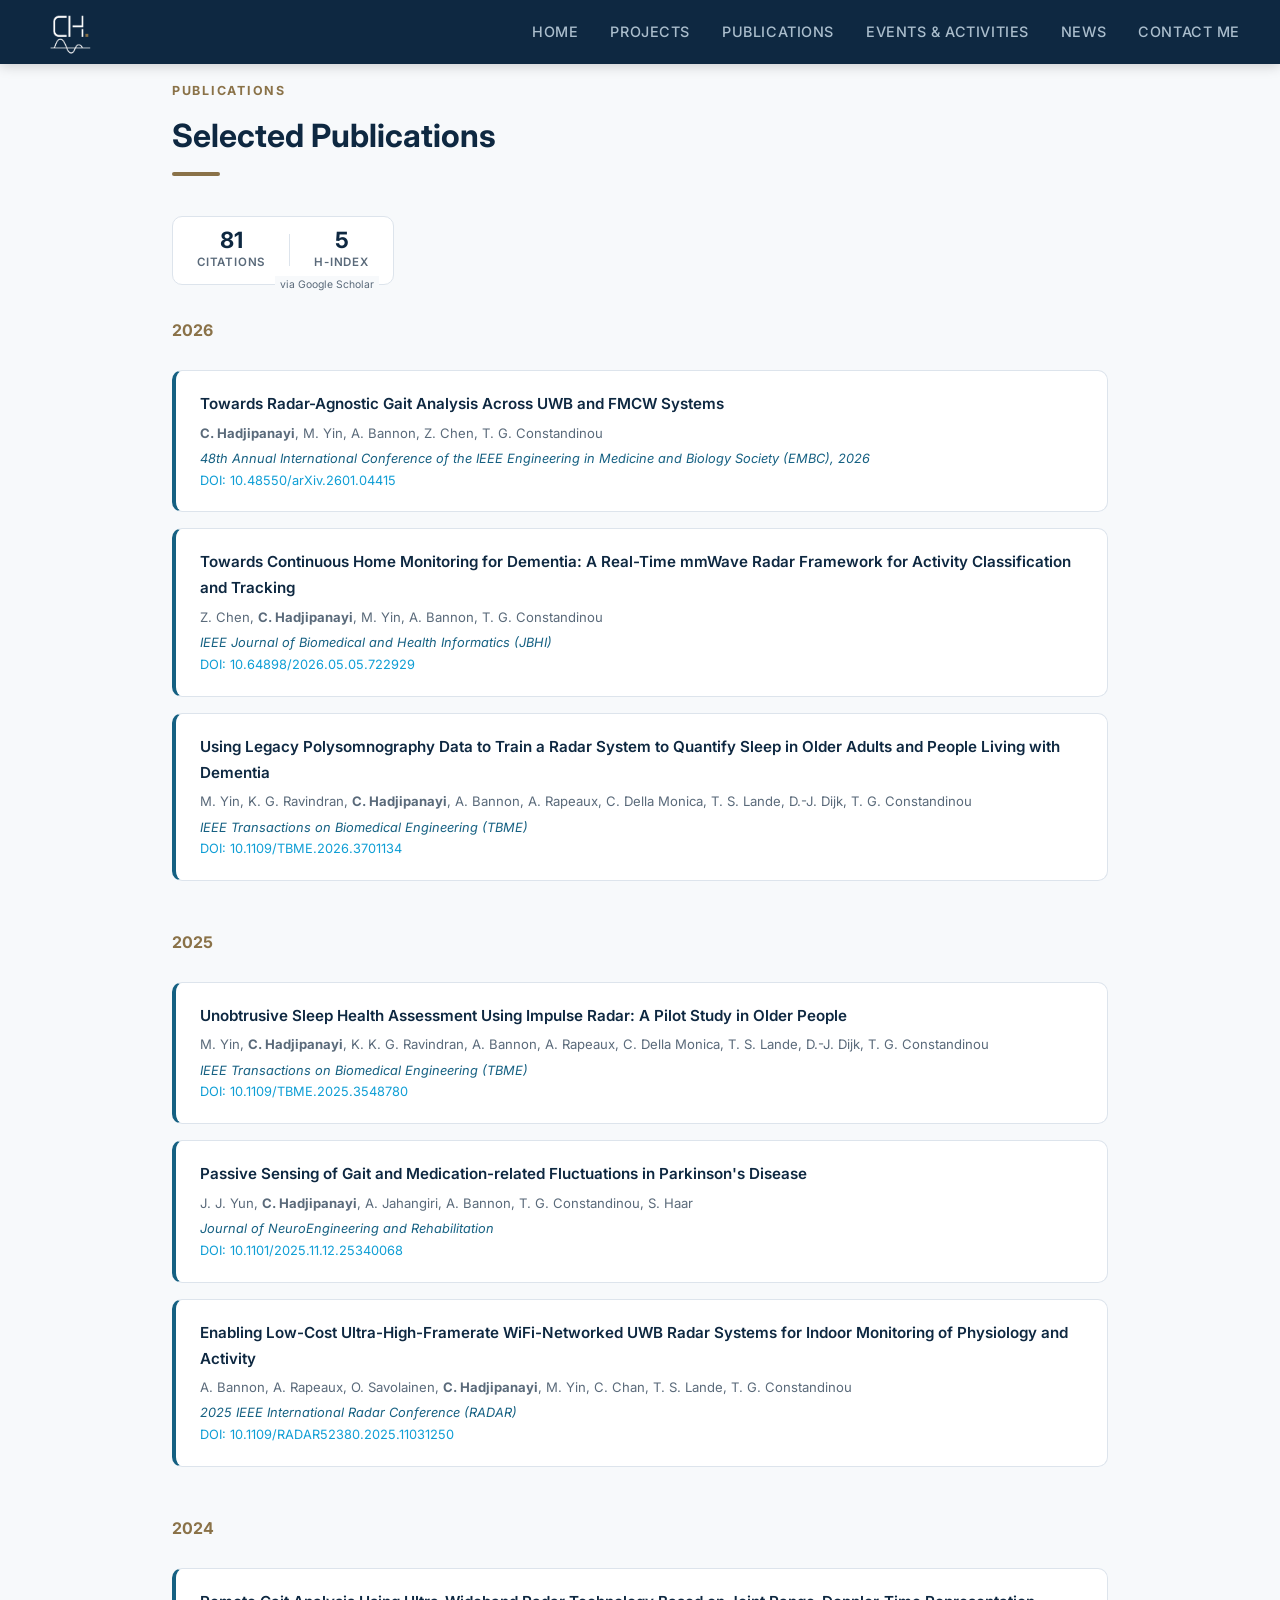
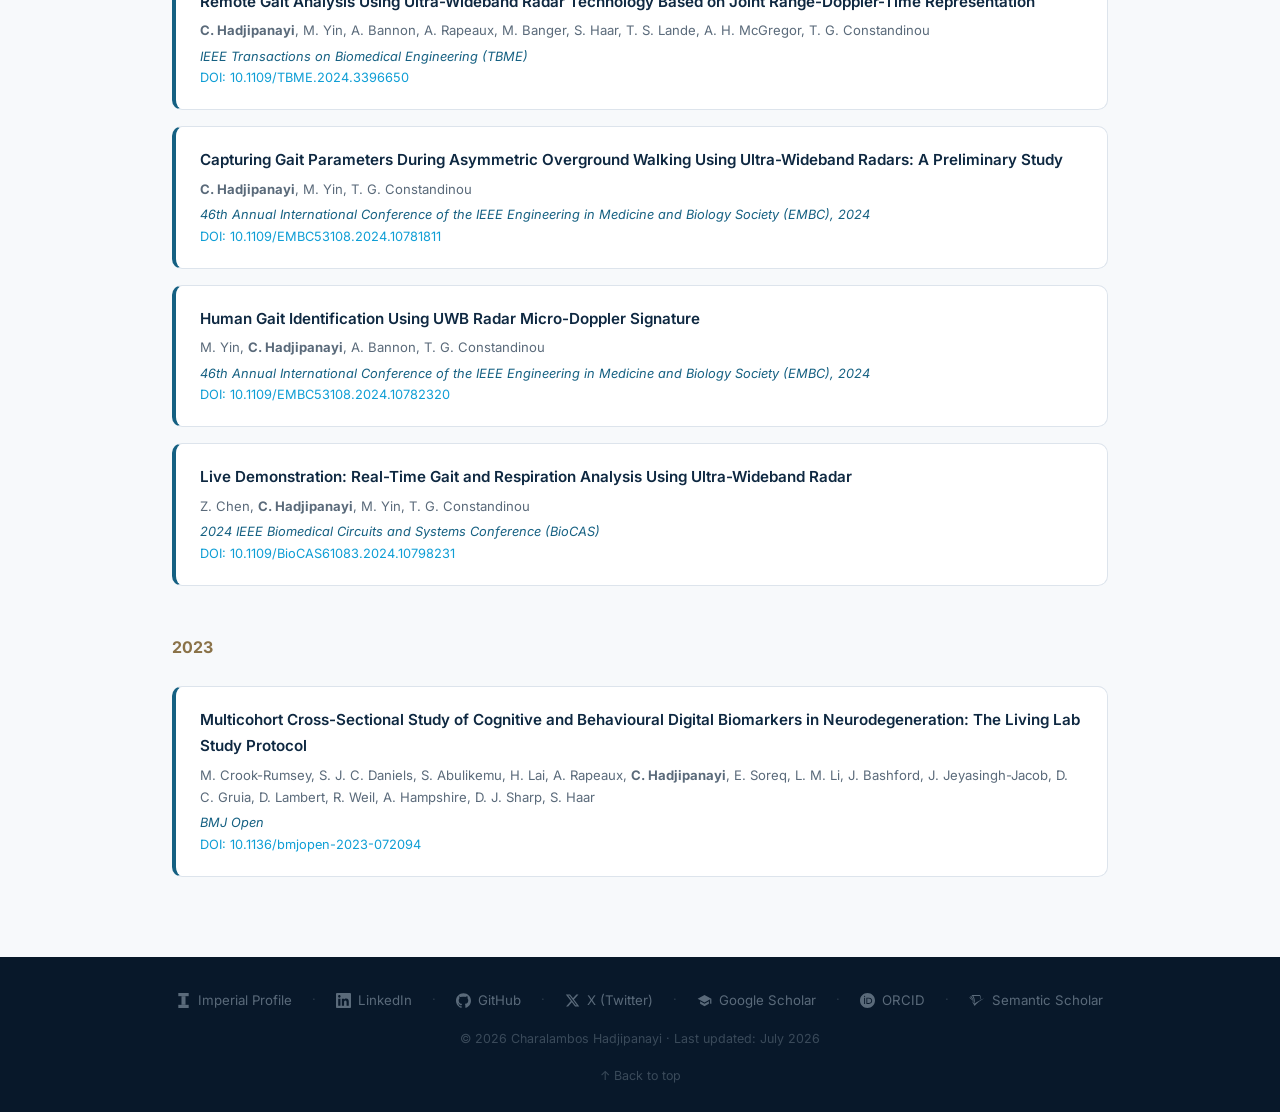
<file: publications/index.html>
﻿<!DOCTYPE html>
<html lang="en">
<head>
  <meta charset="UTF-8" />
  <meta name="viewport" content="width=device-width, initial-scale=1.0" />
  <title>Publications — Charalambos Hadjipanayi</title>
  <meta name="description" content="Selected publications of Charalambos Hadjipanayi, postdoctoral researcher in radar-based health monitoring at Imperial College London." />
  <link rel="canonical" href="https://charalambos-hadjipanayi.github.io/publications/" />
  <link rel="preconnect" href="https://fonts.googleapis.com" />
  <link href="https://fonts.googleapis.com/css2?family=Inter:wght@400;500;600;700;800&display=swap" rel="stylesheet" />
  <link rel="icon" type="image/png" href="/img/favicon_2.png?v=4" />
  <link rel="stylesheet" href="/css/style.css?v=27" />
<script data-goatcounter="https://charalambos-hadjipanayi.goatcounter.com/count" async src="//gc.zgo.at/count.js"></script>
</head>
<body>

<!-- ── Navigation ─────────────────────────────────────────────────────── -->
<nav>
  <a href="/" class="nav-logo" style="text-decoration:none;display:flex;align-items:center;"><img src="/img/logo.png?v=3" alt="CH." style="height:60px;display:block;"></a>
  <button class="nav-toggle" aria-label="Open menu" aria-expanded="false"><span></span><span></span><span></span></button>
  <ul class="nav-links">
    <li><a href="/">Home</a></li>
    <li><a href="/projects/">Projects</a></li>
    <li><a href="/publications/">Publications</a></li>
    <li><a href="/events/">Events &amp; Activities</a></li>
    <li><a href="/news/">News</a></li>
    <li><a href="/contact/">Contact Me</a></li>
  </ul>
</nav>

<!-- ── Publications ───────────────────────────────────────────────────── -->
<section id="publications">
  <div class="container">
    <p class="section-label">Publications</p>
    <h2 class="section-title">Selected Publications</h2>
    <div class="section-divider"></div>

    <div class="scholar-stats" id="scholarStats">
      <div class="scholar-stat">
        <span class="scholar-stat-value" id="statCitations">—</span>
        <span class="scholar-stat-label">Citations</span>
      </div>
      <div class="scholar-stat-divider"></div>
      <div class="scholar-stat">
        <span class="scholar-stat-value" id="statHIndex">—</span>
        <span class="scholar-stat-label">h-index</span>
      </div>
      <span class="scholar-stat-source">via Google Scholar</span>
    </div>

    <div class="pub-list">

      <div class="pub-year-heading">2026</div>

      <div class="pub-item">
        <div class="pub-title">Towards Radar-Agnostic Gait Analysis Across UWB and FMCW Systems</div>
        <div class="pub-authors"><strong>C. Hadjipanayi</strong>, M. Yin, A. Bannon, Z. Chen, T. G. Constandinou</div>
        <div class="pub-venue">48th Annual International Conference of the IEEE Engineering in Medicine and Biology Society (EMBC), 2026</div>
        <div class="pub-venue"><a href="https://doi.org/10.48550/arXiv.2601.04415" target="_blank" class="pub-doi">DOI: 10.48550/arXiv.2601.04415</a></div>
      </div>

      <div class="pub-item">
        <div class="pub-title">Towards Continuous Home Monitoring for Dementia: A Real-Time mmWave Radar Framework for Activity Classification and Tracking</div>
        <div class="pub-authors">Z. Chen, <strong>C. Hadjipanayi</strong>, M. Yin, A. Bannon, T. G. Constandinou</div>
        <div class="pub-venue">IEEE Journal of Biomedical and Health Informatics (JBHI)</div>
        <div class="pub-venue"><a href="https://doi.org/10.64898/2026.05.05.722929" target="_blank" class="pub-doi">DOI: 10.64898/2026.05.05.722929</a></div>
      </div>

      <div class="pub-item">
        <div class="pub-title">Using Legacy Polysomnography Data to Train a Radar System to Quantify Sleep in Older Adults and People Living with Dementia</div>
        <div class="pub-authors">M. Yin, K. G. Ravindran, <strong>C. Hadjipanayi</strong>, A. Bannon, A. Rapeaux, C. Della Monica, T. S. Lande, D.-J. Dijk, T. G. Constandinou</div>
        <div class="pub-venue">IEEE Transactions on Biomedical Engineering (TBME)</div>
        <div class="pub-venue"><a href="https://doi.org/10.1109/TBME.2026.3701134" target="_blank" class="pub-doi">DOI: 10.1109/TBME.2026.3701134</a></div>
      </div>

      <div class="pub-year-heading">2025</div>

      <div class="pub-item">
        <div class="pub-title">Unobtrusive Sleep Health Assessment Using Impulse Radar: A Pilot Study in Older People</div>
        <div class="pub-authors">M. Yin, <strong>C. Hadjipanayi</strong>, K. K. G. Ravindran, A. Bannon, A. Rapeaux, C. Della Monica, T. S. Lande, D.-J. Dijk, T. G. Constandinou</div>
        <div class="pub-venue">IEEE Transactions on Biomedical Engineering (TBME)</div>
        <div class="pub-venue"><a href="https://doi.org/10.1109/TBME.2025.3548780" target="_blank" class="pub-doi">DOI: 10.1109/TBME.2025.3548780</a></div>
      </div>

      <div class="pub-item">
        <div class="pub-title">Passive Sensing of Gait and Medication-related Fluctuations in Parkinson's Disease</div>
        <div class="pub-authors">J. J. Yun, <strong>C. Hadjipanayi</strong>, A. Jahangiri, A. Bannon, T. G. Constandinou, S. Haar</div>
        <div class="pub-venue">Journal of NeuroEngineering and Rehabilitation</div>
        <div class="pub-venue"><a href="https://doi.org/10.1101/2025.11.12.25340068" target="_blank" class="pub-doi">DOI: 10.1101/2025.11.12.25340068</a></div>
      </div>

      <div class="pub-item">
        <div class="pub-title">Enabling Low-Cost Ultra-High-Framerate WiFi-Networked UWB Radar Systems for Indoor Monitoring of Physiology and Activity</div>
        <div class="pub-authors">A. Bannon, A. Rapeaux, O. Savolainen, <strong>C. Hadjipanayi</strong>, M. Yin, C. Chan, T. S. Lande, T. G. Constandinou</div>
        <div class="pub-venue">2025 IEEE International Radar Conference (RADAR)</div>
        <div class="pub-venue"><a href="https://doi.org/10.1109/RADAR52380.2025.11031250" target="_blank" class="pub-doi">DOI: 10.1109/RADAR52380.2025.11031250</a></div>
      </div>

      <div class="pub-year-heading">2024</div>

      <div class="pub-item">
        <div class="pub-title">Remote Gait Analysis Using Ultra-Wideband Radar Technology Based on Joint Range-Doppler-Time Representation</div>
        <div class="pub-authors"><strong>C. Hadjipanayi</strong>, M. Yin, A. Bannon, A. Rapeaux, M. Banger, S. Haar, T. S. Lande, A. H. McGregor, T. G. Constandinou</div>
        <div class="pub-venue">IEEE Transactions on Biomedical Engineering (TBME)</div>
        <div class="pub-venue"><a href="https://doi.org/10.1109/TBME.2024.3396650" target="_blank" class="pub-doi">DOI: 10.1109/TBME.2024.3396650</a></div>
      </div>

      <div class="pub-item">
        <div class="pub-title">Capturing Gait Parameters During Asymmetric Overground Walking Using Ultra-Wideband Radars: A Preliminary Study</div>
        <div class="pub-authors"><strong>C. Hadjipanayi</strong>, M. Yin, T. G. Constandinou</div>
        <div class="pub-venue">46th Annual International Conference of the IEEE Engineering in Medicine and Biology Society (EMBC), 2024</div>
        <div class="pub-venue"><a href="https://doi.org/10.1109/EMBC53108.2024.10781811" target="_blank" class="pub-doi">DOI: 10.1109/EMBC53108.2024.10781811</a></div>
      </div>

      <div class="pub-item">
        <div class="pub-title">Human Gait Identification Using UWB Radar Micro-Doppler Signature</div>
        <div class="pub-authors">M. Yin, <strong>C. Hadjipanayi</strong>, A. Bannon, T. G. Constandinou</div>
        <div class="pub-venue">46th Annual International Conference of the IEEE Engineering in Medicine and Biology Society (EMBC), 2024</div>
        <div class="pub-venue"><a href="https://doi.org/10.1109/EMBC53108.2024.10782320" target="_blank" class="pub-doi">DOI: 10.1109/EMBC53108.2024.10782320</a></div>
      </div>

      <div class="pub-item">
        <div class="pub-title">Live Demonstration: Real-Time Gait and Respiration Analysis Using Ultra-Wideband Radar</div>
        <div class="pub-authors">Z. Chen, <strong>C. Hadjipanayi</strong>, M. Yin, T. G. Constandinou</div>
        <div class="pub-venue">2024 IEEE Biomedical Circuits and Systems Conference (BioCAS)</div>
        <div class="pub-venue"><a href="https://doi.org/10.1109/BioCAS61083.2024.10798231" target="_blank" class="pub-doi">DOI: 10.1109/BioCAS61083.2024.10798231</a></div>
      </div>

      <div class="pub-year-heading">2023</div>

      <div class="pub-item">
        <div class="pub-title">Multicohort Cross-Sectional Study of Cognitive and Behavioural Digital Biomarkers in Neurodegeneration: The Living Lab Study Protocol</div>
        <div class="pub-authors">M. Crook-Rumsey, S. J. C. Daniels, S. Abulikemu, H. Lai, A. Rapeaux, <strong>C. Hadjipanayi</strong>, E. Soreq, L. M. Li, J. Bashford, J. Jeyasingh-Jacob, D. C. Gruia, D. Lambert, R. Weil, A. Hampshire, D. J. Sharp, S. Haar</div>
        <div class="pub-venue">BMJ Open</div>
        <div class="pub-venue"><a href="https://doi.org/10.1136/bmjopen-2023-072094" target="_blank" class="pub-doi">DOI: 10.1136/bmjopen-2023-072094</a></div>
      </div>

    </div>
  </div>
</section>

<!-- ── Footer ─────────────────────────────────────────────────────────── -->
<footer>
  <div class="footer-links">

    <a href="https://profiles.imperial.ac.uk/charalambos.hadjipanayi15" target="_blank" class="footer-link">
      <svg viewBox="0 0 22 26" fill="currentColor" aria-hidden="true" class="imperial-i">
        <rect x="2"   y="0"    width="18" height="5.5"/>
        <rect x="7.5" y="5.5"  width="7"  height="15"/>
        <rect x="2"   y="20.5" width="18" height="5.5"/>
      </svg>
      Imperial Profile
    </a>

    <span class="footer-sep">·</span>

    <a href="https://www.linkedin.com/in/charalambos-hadjipanayi/" target="_blank" class="footer-link">
      <svg viewBox="0 0 24 24" fill="currentColor" aria-hidden="true">
        <path d="M20.447 20.452h-3.554v-5.569c0-1.328-.027-3.037-1.852-3.037-1.853 0-2.136 1.445-2.136 2.939v5.667H9.351V9h3.414v1.561h.046c.477-.9 1.637-1.85 3.37-1.85 3.601 0 4.267 2.37 4.267 5.455v6.286zM5.337 7.433c-1.144 0-2.063-.926-2.063-2.065 0-1.138.92-2.063 2.063-2.063 1.14 0 2.064.925 2.064 2.063 0 1.139-.925 2.065-2.064 2.065zm1.782 13.019H3.555V9h3.564v11.452zM22.225 0H1.771C.792 0 0 .774 0 1.729v20.542C0 23.227.792 24 1.771 24h20.451C23.2 24 24 23.227 24 22.271V1.729C24 .774 23.2 0 22.222 0h.003z"/>
      </svg>
      LinkedIn
    </a>

    <span class="footer-sep">·</span>

    <a href="https://github.com/Charalambos-Hadjipanayi" target="_blank" class="footer-link">
      <svg viewBox="0 0 24 24" fill="currentColor" aria-hidden="true">
        <path d="M12 .297c-6.63 0-12 5.373-12 12 0 5.303 3.438 9.8 8.205 11.385.6.113.82-.258.82-.577 0-.285-.01-1.04-.015-2.04-3.338.724-4.042-1.61-4.042-1.61C4.422 18.07 3.633 17.7 3.633 17.7c-1.087-.744.084-.729.084-.729 1.205.084 1.838 1.236 1.838 1.236 1.07 1.835 2.809 1.305 3.495.998.108-.776.417-1.305.76-1.605-2.665-.3-5.466-1.332-5.466-5.93 0-1.31.465-2.38 1.235-3.22-.135-.303-.54-1.523.105-3.176 0 0 1.005-.322 3.3 1.23.96-.267 1.98-.399 3-.405 1.02.006 2.04.138 3 .405 2.28-1.552 3.285-1.23 3.285-1.23.645 1.653.24 2.873.12 3.176.765.84 1.23 1.91 1.23 3.22 0 4.61-2.805 5.625-5.475 5.92.42.36.81 1.096.81 2.22 0 1.606-.015 2.896-.015 3.286 0 .315.21.69.825.57C20.565 22.092 24 17.592 24 12.297c0-6.627-5.373-12-12-12"/>
      </svg>
      GitHub
    </a>

    <span class="footer-sep">·</span>

    <a href="https://x.com/c_hadjipanayi" target="_blank" rel="noopener" class="footer-link">
      <svg viewBox="0 0 24 24" fill="currentColor" aria-hidden="true">
        <path d="M18.244 2.25h3.308l-7.227 8.26 8.502 11.24H16.17l-5.214-6.817L4.99 21.75H1.68l7.73-8.835L1.254 2.25H8.08l4.713 6.231zm-1.161 17.52h1.833L7.084 4.126H5.117z"/>
      </svg>
      X (Twitter)
    </a>

    <span class="footer-sep">·</span>

    <a href="https://scholar.google.com/citations?user=b6_ntD4AAAAJ&hl=en" target="_blank" rel="noopener" class="footer-link">
      <svg viewBox="0 0 24 24" fill="currentColor" aria-hidden="true">
        <path d="M12 3L1 9l11 6 9-4.91V17h2V9L12 3zM5 13.18v4L12 21l7-3.82v-4L12 17l-7-3.82z"/>
      </svg>
      Google Scholar
    </a>

    <span class="footer-sep">·</span>

    <a href="https://orcid.org/0000-0002-2624-6178" target="_blank" rel="noopener" class="footer-link">
      <svg viewBox="0 0 24 24" fill="currentColor" aria-hidden="true">
        <path d="M12 0C5.372 0 0 5.372 0 12s5.372 12 12 12 12-5.372 12-12S18.628 0 12 0zM7.369 4.378c.525 0 .947.431.947.947s-.422.947-.947.947a.95.95 0 0 1-.947-.947c0-.525.422-.947.947-.947zm-.722 3.038h1.444v10.041H6.647V7.416zm3.562 0h3.9c3.712 0 5.344 2.653 5.344 5.025 0 2.578-2.016 5.016-5.325 5.016h-3.919V7.416zm1.444 1.303v7.444h2.297c3.272 0 4.022-2.484 4.022-3.722 0-2.016-1.284-3.722-4.097-3.722h-2.222z"/>
      </svg>
      ORCID
    </a>

    <span class="footer-sep">·</span>

    <a href="https://www.semanticscholar.org/author/C.-Hadjipanayi/2226787369" target="_blank" rel="noopener" class="footer-link">
      <svg viewBox="0 0 24 24" fill="currentColor" aria-hidden="true">
        <path d="M24 8.609c-.848.536-1.436.83-2.146 1.245-4.152 2.509-8.15 5.295-11.247 8.981l-1.488 1.817-4.568-7.268c1.021.814 3.564 3.098 4.603 3.599l3.356-2.526c2.336-1.644 8.946-5.226 11.49-5.848ZM8.046 15.201c.346.277.692.537.969.744.761-3.668.121-7.613-1.886-11.039 3.374-.052 6.731-.087 10.105-.139a14.794 14.794 0 0 1 1.298 5.295c.294-.156.588-.294.883-.433-.104-1.868-.641-3.91-1.662-6.263-4.602-.018-9.188-.018-13.79-.018 2.993 3.547 4.36 7.839 4.083 11.853Zm-.623-.484c.087.086.191.155.277.225-.138-3.409-1.419-6.887-3.824-9.881H1.73c3.098 2.855 4.984 6.299 5.693 9.656Zm-.744-.658c.104.087.208.173.329.277-.9-2.526-2.492-5.018-4.741-7.198H0c2.89 2.076 5.122 4.481 6.679 6.921Z"/>
      </svg>
      Semantic Scholar
    </a>

  </div>
  <p class="footer-copy">© 2026 Charalambos Hadjipanayi · Last updated: July 2026</p>
  <p style="margin-top:0.75rem;"><a href="#" onclick="window.scrollTo({top:0,behavior:'smooth'});return false;" style="color:#3A4A5A;font-size:0.78rem;text-decoration:none;" onmouseover="this.style.color='#8AAABB'" onmouseout="this.style.color='#3A4A5A'">↑ Back to top</a></p>
</footer>

<script src="/js/main.js?v=9"></script>
</body>
</html>
</file>
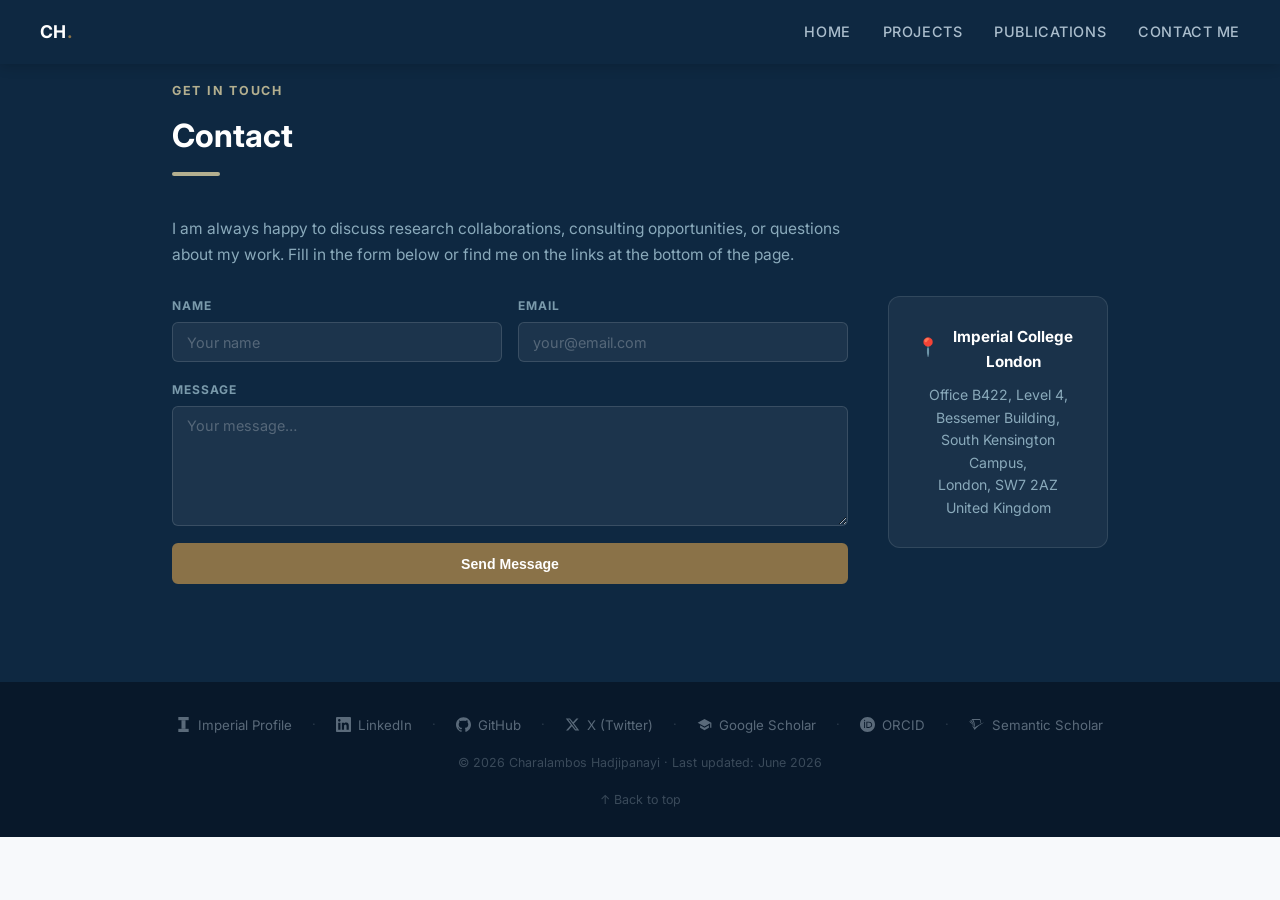
<file: contact.html>
<!DOCTYPE html>
<html lang="en">
<head>
  <meta charset="UTF-8" />
  <meta name="viewport" content="width=device-width, initial-scale=1.0" />
  <title>Contact — Charalambos Hadjipanayi</title>
  <meta name="description" content="Get in touch with Charalambos Hadjipanayi, postdoctoral researcher at Imperial College London specialising in radar-based health monitoring." />
  <link rel="canonical" href="https://charalambos-hadjipanayi.github.io/contact.html" />
  <link rel="preconnect" href="https://fonts.googleapis.com" />
  <link href="https://fonts.googleapis.com/css2?family=Inter:wght@400;500;600;700;800&display=swap" rel="stylesheet" />
  <link rel="icon" type="image/svg+xml" href="img/favicon.svg" />
  <link rel="stylesheet" href="css/style.css?v=14" />
</head>
<body>

<!-- ── Navigation ─────────────────────────────────────────────────────── -->
<nav>
  <a href="/" class="nav-logo" style="color:#FFFFFF;text-decoration:none;">CH<span>.</span></a>
  <ul class="nav-links">
    <li><a href="/">Home</a></li>
    <li><a href="projects.html">Projects</a></li>
    <li><a href="publications.html">Publications</a></li>
    <li><a href="contact.html">Contact Me</a></li>
  </ul>
</nav>

<!-- ── Contact ────────────────────────────────────────────────────────── -->
<section id="contact">
  <div class="container">
    <p class="section-label">Get in Touch</p>
    <h2 class="section-title">Contact</h2>
    <div class="section-divider"></div>

    <p class="contact-intro">I am always happy to discuss research collaborations, consulting
    opportunities, or questions about my work. Fill in the form below or find me on the links at the bottom of the page.</p>

    <!-- Form + address -->
    <div class="contact-bottom">

      <form class="contact-form" id="contactForm">
        <div class="form-row">
          <div class="form-group">
            <label for="cf-name">Name</label>
            <input type="text" id="cf-name" name="name" placeholder="Your name" required>
          </div>
          <div class="form-group">
            <label for="cf-email">Email</label>
            <input type="email" id="cf-email" name="email" placeholder="your@email.com" required>
          </div>
        </div>
        <div class="form-group">
          <label for="cf-message">Message</label>
          <textarea id="cf-message" name="message" rows="5" placeholder="Your message…" required></textarea>
        </div>
        <button type="submit" class="btn btn-primary" id="cfSubmit">Send Message</button>
        <div id="cfResponse"></div>
      </form>

      <div class="contact-map">
        <div style="display:flex;align-items:center;gap:0.5rem;margin-bottom:0.35rem;">
          <span class="map-pin" style="font-size:1.1rem;line-height:1;">📍</span>
          <strong>Imperial College London</strong>
        </div>
        Office B422, Level 4, Bessemer Building,<br>South Kensington Campus,<br>London, SW7 2AZ<br>United Kingdom
      </div>

    </div>
  </div>
</section>

<!-- ── Footer ─────────────────────────────────────────────────────────── -->
<footer>
  <div class="footer-links">

    <a href="https://profiles.imperial.ac.uk/charalambos.hadjipanayi15" target="_blank" class="footer-link">
      <svg viewBox="0 0 22 26" fill="currentColor" aria-hidden="true" class="imperial-i">
        <rect x="2"   y="0"    width="18" height="5.5"/>
        <rect x="7.5" y="5.5"  width="7"  height="15"/>
        <rect x="2"   y="20.5" width="18" height="5.5"/>
      </svg>
      Imperial Profile
    </a>

    <span class="footer-sep">·</span>

    <a href="https://www.linkedin.com/in/charalambos-hadjipanayi/" target="_blank" class="footer-link">
      <svg viewBox="0 0 24 24" fill="currentColor" aria-hidden="true">
        <path d="M20.447 20.452h-3.554v-5.569c0-1.328-.027-3.037-1.852-3.037-1.853 0-2.136 1.445-2.136 2.939v5.667H9.351V9h3.414v1.561h.046c.477-.9 1.637-1.85 3.37-1.85 3.601 0 4.267 2.37 4.267 5.455v6.286zM5.337 7.433c-1.144 0-2.063-.926-2.063-2.065 0-1.138.92-2.063 2.063-2.063 1.14 0 2.064.925 2.064 2.063 0 1.139-.925 2.065-2.064 2.065zm1.782 13.019H3.555V9h3.564v11.452zM22.225 0H1.771C.792 0 0 .774 0 1.729v20.542C0 23.227.792 24 1.771 24h20.451C23.2 24 24 23.227 24 22.271V1.729C24 .774 23.2 0 22.222 0h.003z"/>
      </svg>
      LinkedIn
    </a>

    <span class="footer-sep">·</span>

    <a href="https://github.com/Charalambos-Hadjipanayi" target="_blank" class="footer-link">
      <svg viewBox="0 0 24 24" fill="currentColor" aria-hidden="true">
        <path d="M12 .297c-6.63 0-12 5.373-12 12 0 5.303 3.438 9.8 8.205 11.385.6.113.82-.258.82-.577 0-.285-.01-1.04-.015-2.04-3.338.724-4.042-1.61-4.042-1.61C4.422 18.07 3.633 17.7 3.633 17.7c-1.087-.744.084-.729.084-.729 1.205.084 1.838 1.236 1.838 1.236 1.07 1.835 2.809 1.305 3.495.998.108-.776.417-1.305.76-1.605-2.665-.3-5.466-1.332-5.466-5.93 0-1.31.465-2.38 1.235-3.22-.135-.303-.54-1.523.105-3.176 0 0 1.005-.322 3.3 1.23.96-.267 1.98-.399 3-.405 1.02.006 2.04.138 3 .405 2.28-1.552 3.285-1.23 3.285-1.23.645 1.653.24 2.873.12 3.176.765.84 1.23 1.91 1.23 3.22 0 4.61-2.805 5.625-5.475 5.92.42.36.81 1.096.81 2.22 0 1.606-.015 2.896-.015 3.286 0 .315.21.69.825.57C20.565 22.092 24 17.592 24 12.297c0-6.627-5.373-12-12-12"/>
      </svg>
      GitHub
    </a>

    <span class="footer-sep">·</span>

    <a href="https://x.com/c_hadjipanayi" target="_blank" rel="noopener" class="footer-link">
      <svg viewBox="0 0 24 24" fill="currentColor" aria-hidden="true">
        <path d="M18.244 2.25h3.308l-7.227 8.26 8.502 11.24H16.17l-5.214-6.817L4.99 21.75H1.68l7.73-8.835L1.254 2.25H8.08l4.713 6.231zm-1.161 17.52h1.833L7.084 4.126H5.117z"/>
      </svg>
      X (Twitter)
    </a>

    <span class="footer-sep">·</span>

    <a href="https://scholar.google.com/citations?user=b6_ntD4AAAAJ&hl=en" target="_blank" rel="noopener" class="footer-link">
      <svg viewBox="0 0 24 24" fill="currentColor" aria-hidden="true">
        <path d="M12 3L1 9l11 6 9-4.91V17h2V9L12 3zM5 13.18v4L12 21l7-3.82v-4L12 17l-7-3.82z"/>
      </svg>
      Google Scholar
    </a>

    <span class="footer-sep">·</span>

    <a href="https://orcid.org/0000-0002-2624-6178" target="_blank" rel="noopener" class="footer-link">
      <svg viewBox="0 0 24 24" fill="currentColor" aria-hidden="true">
        <path d="M12 0C5.372 0 0 5.372 0 12s5.372 12 12 12 12-5.372 12-12S18.628 0 12 0zM7.369 4.378c.525 0 .947.431.947.947s-.422.947-.947.947a.95.95 0 0 1-.947-.947c0-.525.422-.947.947-.947zm-.722 3.038h1.444v10.041H6.647V7.416zm3.562 0h3.9c3.712 0 5.344 2.653 5.344 5.025 0 2.578-2.016 5.016-5.325 5.016h-3.919V7.416zm1.444 1.303v7.444h2.297c3.272 0 4.022-2.484 4.022-3.722 0-2.016-1.284-3.722-4.097-3.722h-2.222z"/>
      </svg>
      ORCID
    </a>

    <span class="footer-sep">·</span>

    <a href="https://www.semanticscholar.org/author/C.-Hadjipanayi/2226787369" target="_blank" rel="noopener" class="footer-link">
      <svg viewBox="0 0 24 24" fill="currentColor" aria-hidden="true">
        <path d="M24 8.609c-.848.536-1.436.83-2.146 1.245-4.152 2.509-8.15 5.295-11.247 8.981l-1.488 1.817-4.568-7.268c1.021.814 3.564 3.098 4.603 3.599l3.356-2.526c2.336-1.644 8.946-5.226 11.49-5.848ZM8.046 15.201c.346.277.692.537.969.744.761-3.668.121-7.613-1.886-11.039 3.374-.052 6.731-.087 10.105-.139a14.794 14.794 0 0 1 1.298 5.295c.294-.156.588-.294.883-.433-.104-1.868-.641-3.91-1.662-6.263-4.602-.018-9.188-.018-13.79-.018 2.993 3.547 4.36 7.839 4.083 11.853Zm-.623-.484c.087.086.191.155.277.225-.138-3.409-1.419-6.887-3.824-9.881H1.73c3.098 2.855 4.984 6.299 5.693 9.656Zm-.744-.658c.104.087.208.173.329.277-.9-2.526-2.492-5.018-4.741-7.198H0c2.89 2.076 5.122 4.481 6.679 6.921Z"/>
      </svg>
      Semantic Scholar
    </a>

  </div>
  <p class="footer-copy">© 2026 Charalambos Hadjipanayi · Last updated: June 2026</p>
  <p style="margin-top:0.75rem;"><a href="#" onclick="window.scrollTo({top:0,behavior:'smooth'});return false;" style="color:#3A4A5A;font-size:0.78rem;text-decoration:none;" onmouseover="this.style.color='#8AAABB'" onmouseout="this.style.color='#3A4A5A'">↑ Back to top</a></p>
</footer>

<script src="js/main.js?v=5"></script>
</body>
</html>
</file>
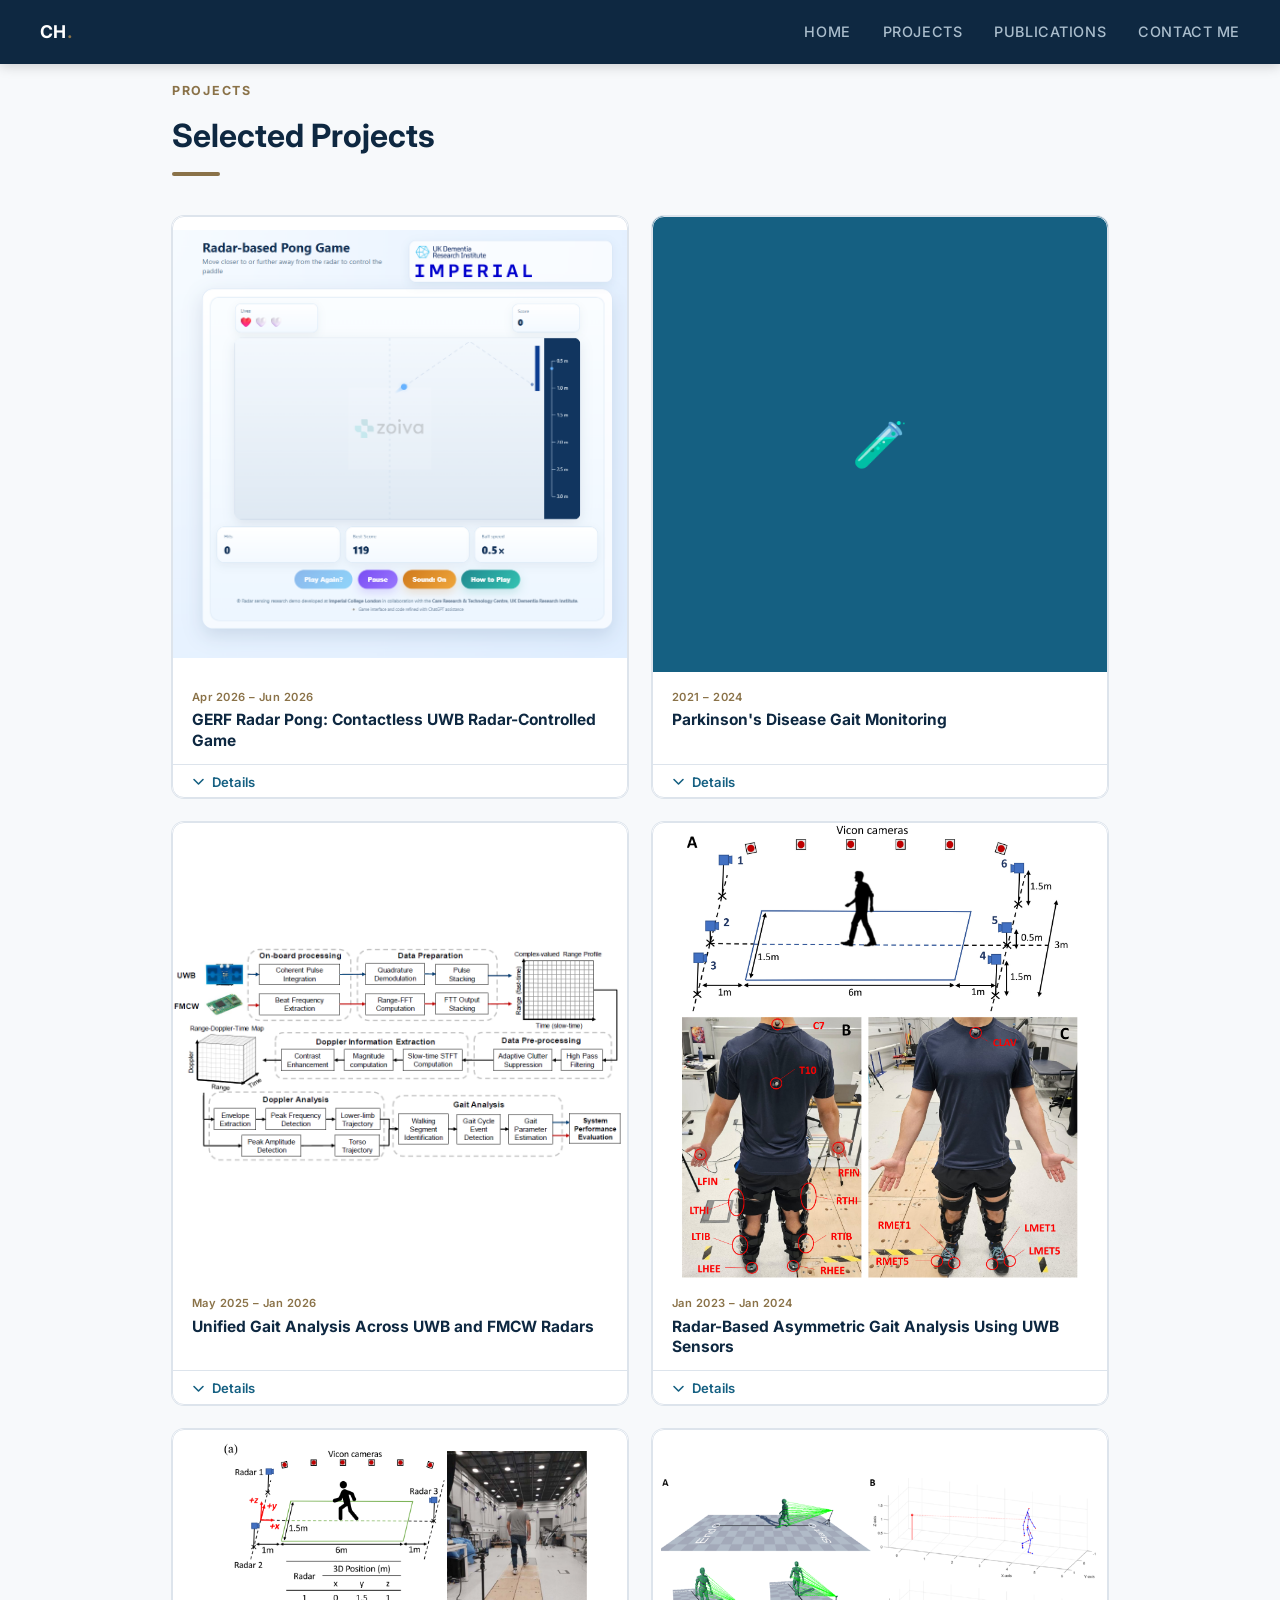
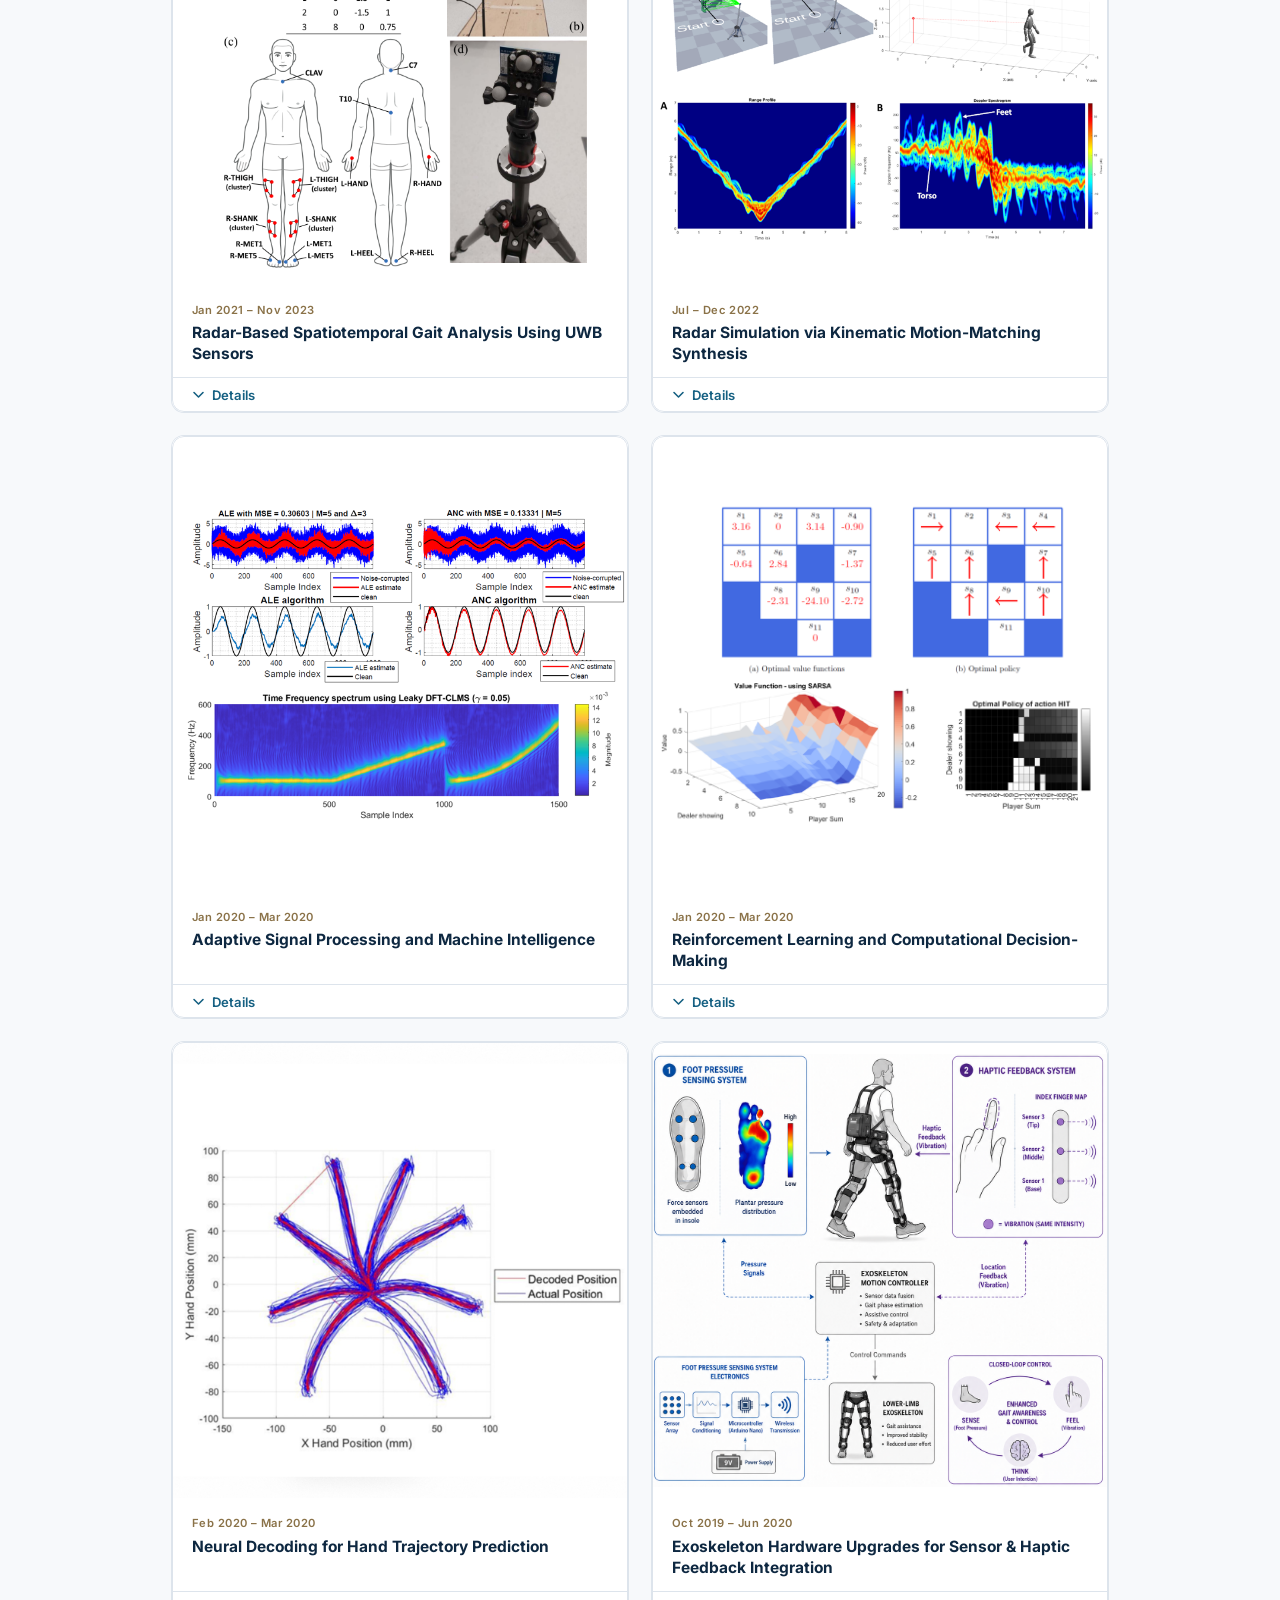
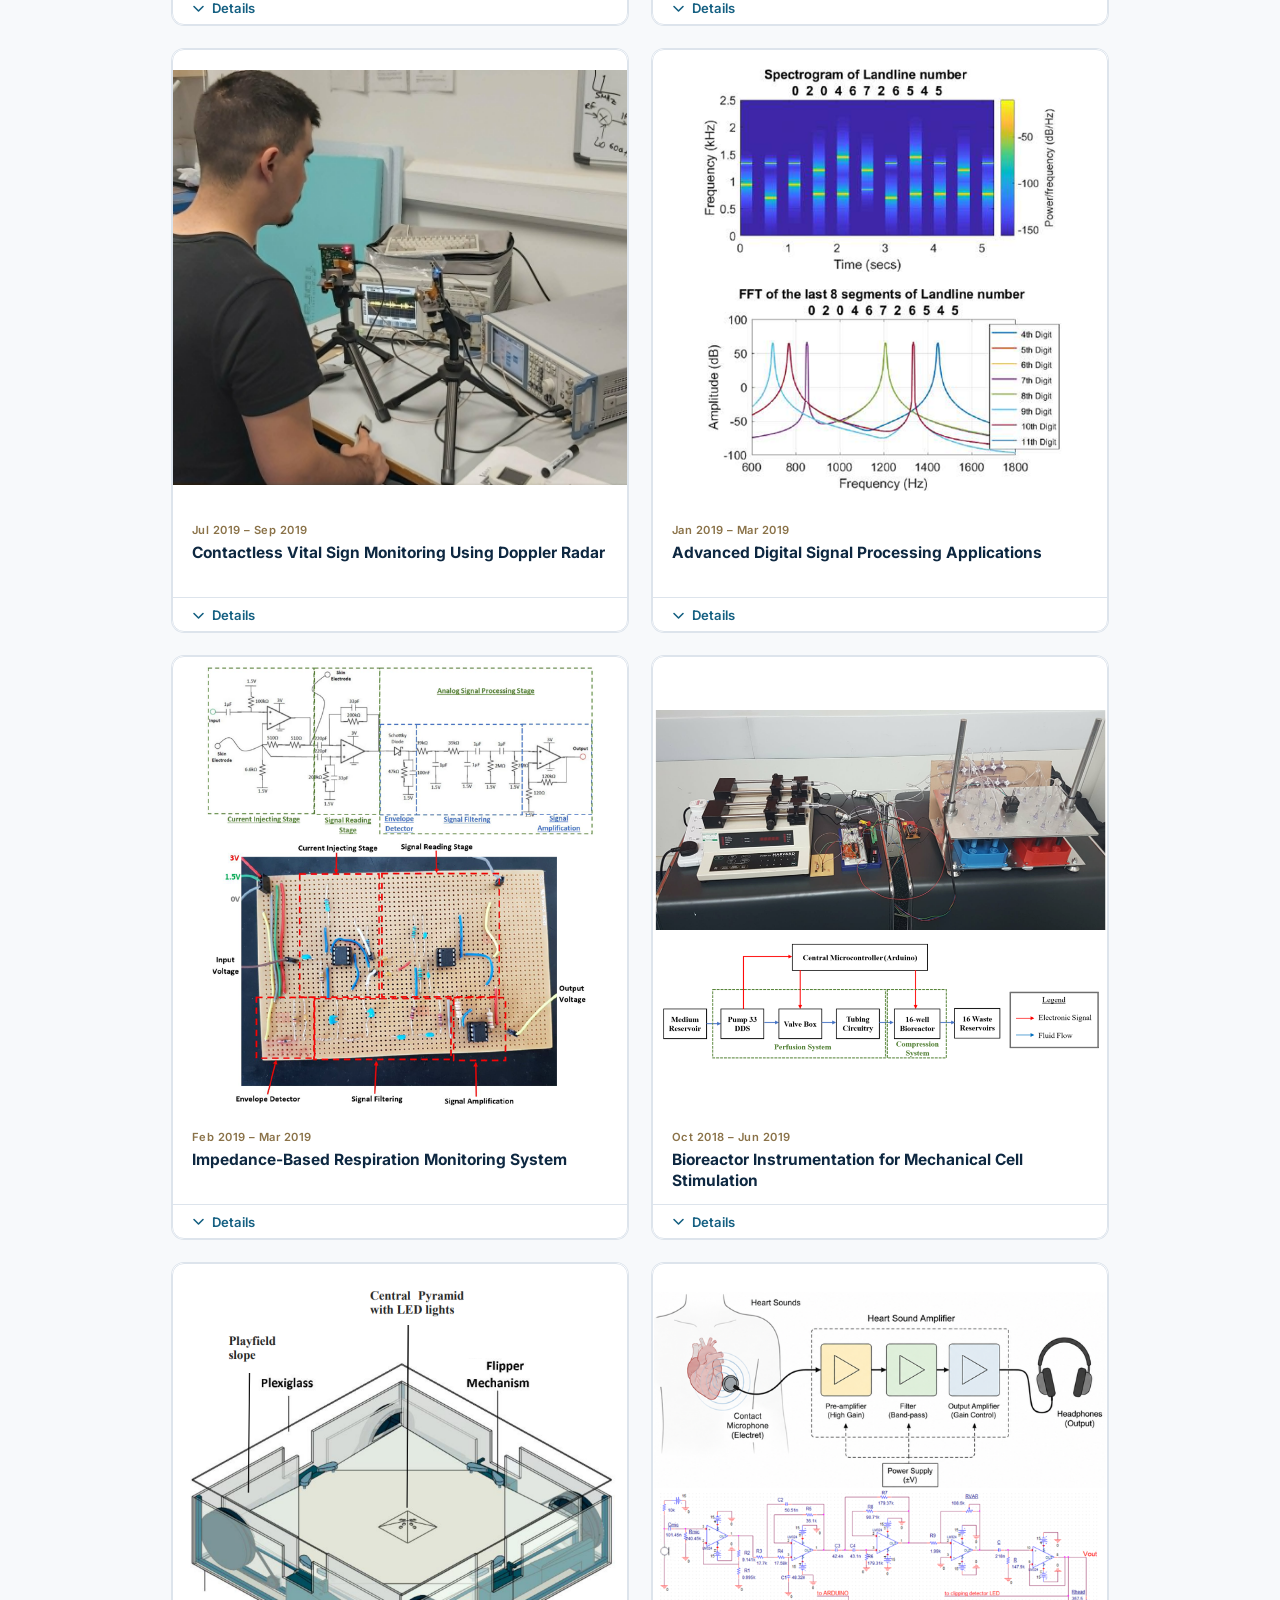
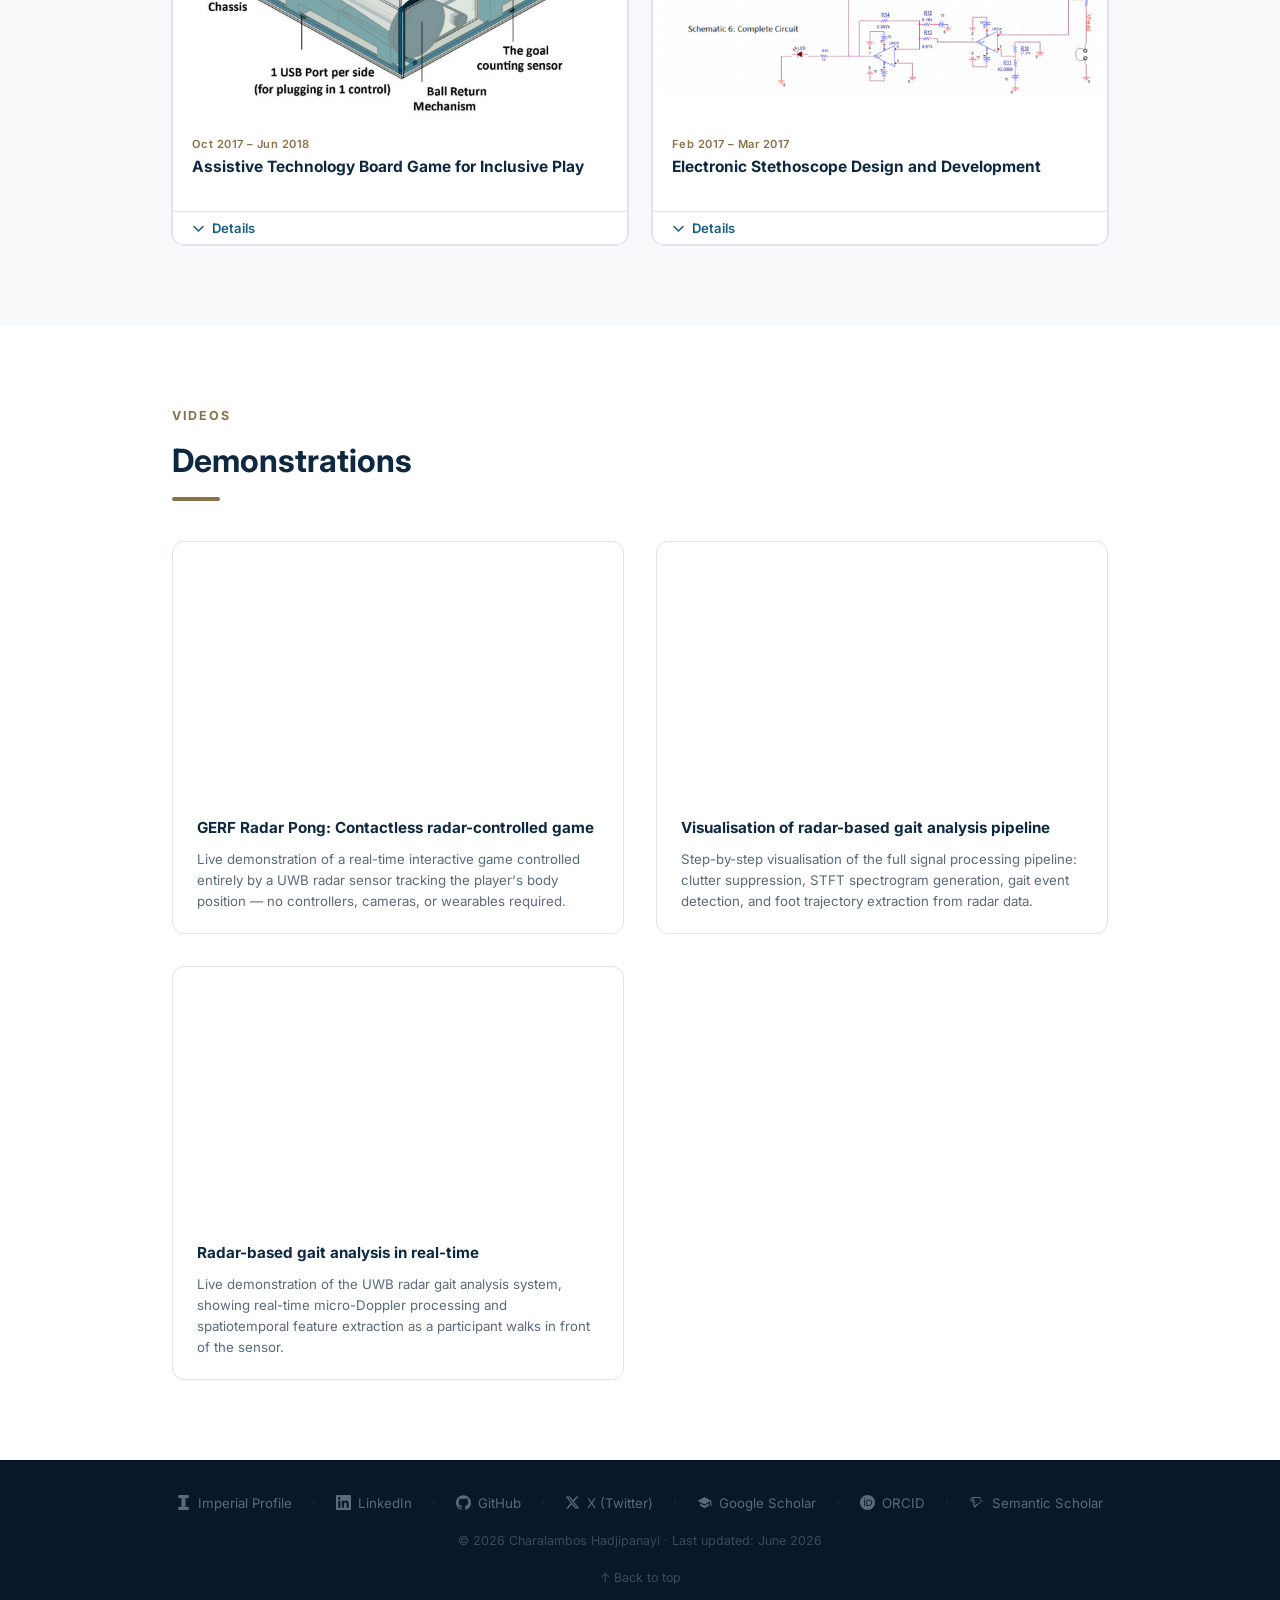
<file: projects.html>
<!DOCTYPE html>
<html lang="en">
<head>
  <meta charset="UTF-8" />
  <meta name="viewport" content="width=device-width, initial-scale=1.0" />
  <title>Projects — Charalambos Hadjipanayi</title>
  <meta name="description" content="Research projects and video demonstrations by Charalambos Hadjipanayi — radar-based gait analysis, interactive sensing systems, and biomedical signal processing." />
  <link rel="canonical" href="https://charalambos-hadjipanayi.github.io/projects.html" />
  <link rel="preconnect" href="https://fonts.googleapis.com" />
  <link href="https://fonts.googleapis.com/css2?family=Inter:wght@400;500;600;700;800&display=swap" rel="stylesheet" />
  <link rel="icon" type="image/svg+xml" href="img/favicon.svg" />
  <link rel="stylesheet" href="css/style.css?v=14" />
</head>
<body>

<!-- ── Navigation ─────────────────────────────────────────────────────── -->
<nav>
  <a href="/" class="nav-logo" style="color:#FFFFFF;text-decoration:none;">CH<span>.</span></a>
  <ul class="nav-links">
    <li><a href="/">Home</a></li>
    <li><a href="projects.html">Projects</a></li>
    <li><a href="publications.html">Publications</a></li>
    <li><a href="contact.html">Contact Me</a></li>
  </ul>
</nav>

<!-- ── Projects ───────────────────────────────────────────────────────── -->
<section id="projects" style="background:#F7F9FB;">
  <div class="container">
    <p class="section-label">Projects</p>
    <h2 class="section-title">Selected Projects</h2>
    <div class="section-divider"></div>

    <div class="projects-grid">

      <!-- Project 4 -->
      <div class="project-card">
        <img src="img/projects/pong_2.png" alt="GERF Radar Pong" class="project-img">
        <div class="project-info">
          <div class="project-tag">Apr 2026 – Jun 2026</div>
          <h3>GERF Radar Pong: Contactless UWB Radar-Controlled Game</h3>
        </div>
        <button class="project-toggle" aria-expanded="false">
          <svg width="13" height="13" viewBox="0 0 13 13" fill="none"><path d="M2 4.5L6.5 9L11 4.5" stroke="currentColor" stroke-width="1.6" stroke-linecap="round" stroke-linejoin="round"/></svg>
          Details
        </button>
        <div class="project-details" style="height:0;">
          <div class="project-details-inner">
            <p>Real-time interactive game developed for public engagement at Imperial College London and the UK Dementia Research Institute Care Research &amp; Technology Centre. A commercial UWB X4 radar sensor tracks the player's torso distance at 500 frames/second, mapping position directly to paddle movement — no controllers, cameras, or wearables required. Radar backscatter is processed using STFT-based Range–Doppler analysis with real-time peak detection.</p>
            <p>Features progressive difficulty scaling: ball speed and count increase with hits, paddle height shrinks, and special bonus balls and combo multipliers are introduced. Designed to make radar sensing technology tangible and accessible to public audiences, while demonstrating its potential for contactless human–computer interaction and health monitoring applications.</p>
            <div class="project-links">
              <a href="https://www.youtube.com/watch?v=ITlT-8VbEvE" class="project-link" target="_blank" rel="noopener">Demo Video →</a>
            </div>
          </div>
        </div>
      </div>

      <!-- Project 1 -->
      <div class="project-card">
        <div class="project-img-placeholder" style="background:#156082;">🧪</div>
        <div class="project-info">
          <div class="project-tag">2021 – 2024</div>
          <h3>Parkinson's Disease Gait Monitoring</h3>
        </div>
        <button class="project-toggle" aria-expanded="false">
          <svg width="13" height="13" viewBox="0 0 13 13" fill="none"><path d="M2 4.5L6.5 9L11 4.5" stroke="currentColor" stroke-width="1.6" stroke-linecap="round" stroke-linejoin="round"/></svg>
          Details
        </button>
        <div class="project-details" style="height:0;">
          <div class="project-details-inner">
            <p>End-to-end pipeline for radar-based PD gait analysis: clutter suppression, STFT spectrogram generation, gait event detection, and spatiotemporal feature extraction. Classification pipeline distinguishing PD from healthy cohorts using data from multi-radar UWB trials.</p>
            <div class="project-links">
              <a href="#" class="project-link">GitHub →</a>
            </div>
          </div>
        </div>
      </div>

      <!-- Project arXiv 2601 -->
      <div class="project-card">
        <img src="img/projects/FMCW_UWB.png" alt="Unified Gait Analysis Across UWB and FMCW Radars" class="project-img">
        <div class="project-info">
          <div class="project-tag">May 2025 – Jan 2026</div>
          <h3>Unified Gait Analysis Across UWB and FMCW Radars</h3>
        </div>
        <button class="project-toggle" aria-expanded="false">
          <svg width="13" height="13" viewBox="0 0 13 13" fill="none"><path d="M2 4.5L6.5 9L11 4.5" stroke="currentColor" stroke-width="1.6" stroke-linecap="round" stroke-linejoin="round"/></svg>
          Details
        </button>
        <div class="project-details" style="height:0;">
          <div class="project-details-inner">
            <p>Applied and validated the radar-based gait analysis framework previously proposed in Hadjipanayi et al. (IEEE TBME, 2024) across two heterogeneous radar modalities — impulse-radio ultra-wideband (IR-UWB) and frequency-modulated continuous-wave (FMCW) — to assess its generalisability in extracting spatiotemporal parameters without technology-specific tuning. The framework was evaluated using collocated radar systems operating under identical conditions with ten healthy participants performing overground walking trials.</p>
            <p>Introduced a technology-independent walking segment identification method enabling consistent gait event detection across radar modalities. Extracted parameters — stride time, stride length, walking speed, swing time, and stance time — were validated against gold-standard optical motion capture using Pearson correlation, Bland–Altman, and intraclass correlation coefficient (ICC) analyses.</p>
            <p>Both radar modalities achieved 85–98% accuracy with inter-modality differences below 4.1%, demonstrating equivalent performance across all parameters. Results support the feasibility of a unified processing framework deployable across diverse radar hardware, advancing towards modality-independent radar platforms for continuous gait monitoring.</p>
            <div class="project-links">
              <a href="https://doi.org/10.48550/arXiv.2601.04415" class="project-link" target="_blank" rel="noopener">Paper →</a>
            </div>
          </div>
        </div>
      </div>

      <!-- Project EMBC -->
      <div class="project-card">
        <img src="img/projects/EMBC.jpg" alt="Radar-Based Asymmetric Gait Analysis" class="project-img">
        <div class="project-info">
          <div class="project-tag">Jan 2023 – Jan 2024</div>
          <h3>Radar-Based Asymmetric Gait Analysis Using UWB Sensors</h3>
        </div>
        <button class="project-toggle" aria-expanded="false">
          <svg width="13" height="13" viewBox="0 0 13 13" fill="none"><path d="M2 4.5L6.5 9L11 4.5" stroke="currentColor" stroke-width="1.6" stroke-linecap="round" stroke-linejoin="round"/></svg>
          Details
        </button>
        <div class="project-details" style="height:0;">
          <div class="project-details-inner">
            <p>Investigated the use of commercially available UWB radar sensors for detecting and quantifying gait asymmetries during overground locomotion. An adjustable knee brace was applied to simulate five levels of gait impairment in 10 able-bodied participants during a 6-metre walking task. Six XeThru X4M03 UWB radars captured backscattered signals for joint Range–Doppler–Time (RDT) analysis.</p>
            <p>Developed a computationally efficient signal processing framework to extract seven spatiotemporal gait parameters from the multi-radar RDT representation. Gait asymmetry was quantified via the symmetry ratio of step times. Validated against gold-standard optical motion capture, the system achieved 88.2–98.8% accuracy across all parameters, and 95.6 ± 2.8% accuracy in capturing step time symmetry ratios — sufficient to distinguish between different gait impairment levels.</p>
            <p>Demonstrated the feasibility of UWB radar for unobtrusive, contactless detection of gait asymmetries during natural overground walking, with direct relevance to in-home monitoring of frailty biomarkers and neurological or musculoskeletal conditions.</p>
            <div class="project-links">
              <a href="https://doi.org/10.1109/EMBC53108.2024.10781811" class="project-link" target="_blank" rel="noopener">Paper →</a>
            </div>
          </div>
        </div>
      </div>

      <!-- Project 2 -->
      <div class="project-card">
        <img src="img/projects/TBME_2.png" alt="Radar-Based Spatiotemporal Gait Analysis" class="project-img">
        <div class="project-info">
          <div class="project-tag">Jan 2021 – Nov 2023</div>
          <h3>Radar-Based Spatiotemporal Gait Analysis Using UWB Sensors</h3>
        </div>
        <button class="project-toggle" aria-expanded="false">
          <svg width="13" height="13" viewBox="0 0 13 13" fill="none"><path d="M2 4.5L6.5 9L11 4.5" stroke="currentColor" stroke-width="1.6" stroke-linecap="round" stroke-linejoin="round"/></svg>
          Details
        </button>
        <div class="project-details" style="height:0;">
          <div class="project-details-inner">
            <p>Developed a novel radar-based gait analysis framework for extracting clinically relevant spatiotemporal parameters from overground walking using commercially available UWB radar sensors. Introduced a joint Range–Doppler–Time (RDT) representation and signal processing pipeline for contactless gait event detection and parameter quantification.</p>
            <p>Algorithms designed and implemented include: radar signal pre-processing, clutter suppression, Doppler analysis, gait event detection, multilateration, and gait parameter extraction. Validated against gold-standard optical motion capture with healthy participants, achieving high accuracy in estimating step/stride time, cadence, step/stride length, walking speed, swing/stance time, gait variability, and inter-limb symmetry.</p>
            <p>Demonstrated the feasibility of radar as a privacy-preserving, unobtrusive alternative to laboratory-based gait assessment, supporting future deployment in continuous in-home mobility monitoring.</p>
            <div class="project-links">
              <a href="https://doi.org/10.1109/TBME.2024.3396650" class="project-link" target="_blank" rel="noopener">Paper →</a>
              <a href="https://www.youtube.com/watch?v=LGXetD7XGA8" class="project-link" target="_blank" rel="noopener">Real-time Demo →</a>
              <a href="https://www.youtube.com/watch?v=BBo7MIBcHM8" class="project-link" target="_blank" rel="noopener">Pipeline Demo →</a>
            </div>
          </div>
        </div>
      </div>

      <!-- Project Motion Matching -->
      <div class="project-card">
        <img src="img/projects/motion_matching.png" alt="Radar Simulation via Kinematic Motion-Matching Synthesis" class="project-img">
        <div class="project-info">
          <div class="project-tag">Jul – Dec 2022</div>
          <h3>Radar Simulation via Kinematic Motion-Matching Synthesis</h3>
        </div>
        <button class="project-toggle" aria-expanded="false">
          <svg width="13" height="13" viewBox="0 0 13 13" fill="none"><path d="M2 4.5L6.5 9L11 4.5" stroke="currentColor" stroke-width="1.6" stroke-linecap="round" stroke-linejoin="round"/></svg>
          Details
        </button>
        <div class="project-details" style="height:0;">
          <div class="project-details-inner">
            <p>Developed a radar signal simulation framework using the motion matching algorithm, widely used in the video game industry for character animation, as an alternative to analytical walking models such as the Boulic-Thalmann model. The method enables synthesis of kinematic data for non-periodic and abnormal movements such as limping, unstable walking, and aided gait, which cannot be replicated with analytical approaches.</p>
            <p>Kinematic data were generated from the LAFAN1 motion capture dataset in collaboration with Dr. Balint Hodossy, then transformed into radar signals for the XeThru X4 sensor in MATLAB. Each of 19 body parts was modelled as a point target with ellipsoidal radar cross-section (RCS), producing Range-Doppler-Time (RDT) representations and Doppler spectrograms consistent with those from analytical models.</p>
            <p>The framework offers key advantages including support for multi-directional walking, a greater number of body parts, and the ability to synthesise diverse motion patterns such as gait abnormalities and fall-inducing movements. Future extensions include combining motion matching with physics engines and reinforcement learning to simulate human–environment interactions, with applications in fall detection and gait disorder analysis for neurological conditions.</p>
          </div>
        </div>
      </div>

      <!-- Project 7 -->
      <div class="project-card">
        <img src="img/projects/ASPMI_2.png" alt="Adaptive Signal Processing and Machine Intelligence" class="project-img">
        <div class="project-info">
          <div class="project-tag">Jan 2020 – Mar 2020</div>
          <h3>Adaptive Signal Processing and Machine Intelligence</h3>
        </div>
        <button class="project-toggle" aria-expanded="false">
          <svg width="13" height="13" viewBox="0 0 13 13" fill="none"><path d="M2 4.5L6.5 9L11 4.5" stroke="currentColor" stroke-width="1.6" stroke-linecap="round" stroke-linejoin="round"/></svg>
          Details
        </button>
        <div class="project-details" style="height:0;">
          <div class="project-details-inner">
            <p>Developed and evaluated advanced adaptive signal processing and machine intelligence algorithms in MATLAB, covering spectrum estimation, adaptive filtering, system identification, time-frequency analysis, and dimensionality reduction techniques. Implemented and analysed LMS, Leaky LMS, NLMS, GASS, GNGD, CLMS, and ACLMS adaptive algorithms for real-time signal modelling, noise cancellation, frequency estimation, and non-stationary signal tracking. Applied principal component analysis (PCA) and principal component regression (PCR) for robust regression and denoising, and investigated modern spectral estimation techniques including MUSIC, autoregressive modelling, and adaptive spectrum estimation. Demonstrated methods on biomedical, EEG, ECG, respiratory, wind-speed, and power-system datasets.</p>
            <p style="margin-top:0.6rem;font-size:0.88rem;color:#5A6A7A;font-style:italic;">This work was done as part of the Adaptive Signal Processing and Machine Intelligence module of the MEng degree in Bioengineering at Imperial College London.</p>
            <div class="project-links">
              <a href="files/ASPMI_Report.pdf" target="_blank" class="project-link">Report →</a>
              <a href="files/ASPMI_Tasks.pdf" target="_blank" class="project-link">Tasks →</a>
              <a href="https://github.com/Charalambos-Hadjipanayi/Adaptive_Signal_Processing_and_Machine_Intelligence_Coursework/tree/master" target="_blank" class="project-link">Code →</a>
            </div>
          </div>
        </div>
      </div>

      <!-- Project 8 -->
      <div class="project-card">
        <img src="img/projects/RL.png" alt="Reinforcement Learning and Computational Decision-Making" class="project-img">
        <div class="project-info">
          <div class="project-tag">Jan 2020 – Mar 2020</div>
          <h3>Reinforcement Learning and Computational Decision-Making</h3>
        </div>
        <button class="project-toggle" aria-expanded="false">
          <svg width="13" height="13" viewBox="0 0 13 13" fill="none"><path d="M2 4.5L6.5 9L11 4.5" stroke="currentColor" stroke-width="1.6" stroke-linecap="round" stroke-linejoin="round"/></svg>
          Details
        </button>
        <div class="project-details" style="height:0;">
          <div class="project-details-inner">
            <p>Developed and evaluated reinforcement learning algorithms for sequential decision-making and autonomous control problems.</p>
            <p style="margin-top:0.75rem;font-size:0.88rem;font-weight:600;color:#156082;">Part 1 – Markov Decision Processes and Dynamic Programming</p>
            <ul style="margin:0.35rem 0 0 1.1rem;display:flex;flex-direction:column;gap:0.3rem;">
              <li style="font-size:0.88rem;color:#2D3E50;">Modelled stochastic environments using Markov Decision Processes (MDPs)</li>
              <li style="font-size:0.88rem;color:#2D3E50;">Performed value-function estimation, policy evaluation, and optimal policy derivation</li>
              <li style="font-size:0.88rem;color:#2D3E50;">Analysed state transitions, reward structures, and grid-world navigation problems</li>
            </ul>
            <p style="margin-top:0.75rem;font-size:0.88rem;font-weight:600;color:#156082;">Part 2 – Model-Free Reinforcement Learning</p>
            <ul style="margin:0.35rem 0 0 1.1rem;display:flex;flex-direction:column;gap:0.3rem;">
              <li style="font-size:0.88rem;color:#2D3E50;">Implemented Monte Carlo Control, SARSA, and Q-Learning algorithms in MATLAB</li>
              <li style="font-size:0.88rem;color:#2D3E50;">Developed reinforcement learning agents for the Easy21 environment</li>
              <li style="font-size:0.88rem;color:#2D3E50;">Evaluated learning performance, convergence behaviour, and exploration–exploitation strategies</li>
              <li style="font-size:0.88rem;color:#2D3E50;">Compared value-function estimates and policies obtained from different reinforcement learning approaches</li>
            </ul>
            <p style="margin-top:0.75rem;">The project provided practical experience in reinforcement learning, computational neuroscience, machine intelligence, and autonomous decision-making systems.</p>
            <p style="margin-top:0.6rem;font-size:0.88rem;color:#5A6A7A;font-style:italic;">This work was done as part of the Bits, Brain &amp; Behaviour module of the MEng degree in Bioengineering at Imperial College London.</p>
            <div class="project-links">
              <a href="files/BBB_Tasks_1.pdf" target="_blank" class="project-link">Tasks 1 →</a>
              <a href="files/BBB_Report_1.pdf" target="_blank" class="project-link">Report 1 →</a>
              <a href="files/BBB_Tasks_2.pdf" target="_blank" class="project-link">Tasks 2 →</a>
              <a href="files/BBB_Report_2.pdf" target="_blank" class="project-link">Report 2 →</a>
            </div>
          </div>
        </div>
      </div>

      <!-- Project 9 -->
      <div class="project-card">
        <img src="img/projects/BMI.png" alt="Neural Decoding for Hand Trajectory Prediction" class="project-img">
        <div class="project-info">
          <div class="project-tag">Feb 2020 – Mar 2020</div>
          <h3>Neural Decoding for Hand Trajectory Prediction</h3>
        </div>
        <button class="project-toggle" aria-expanded="false">
          <svg width="13" height="13" viewBox="0 0 13 13" fill="none"><path d="M2 4.5L6.5 9L11 4.5" stroke="currentColor" stroke-width="1.6" stroke-linecap="round" stroke-linejoin="round"/></svg>
          Details
        </button>
        <div class="project-details" style="height:0;">
          <div class="project-details-inner">
            <p>Developed a causal neural decoder in MATLAB to estimate hand movement trajectories from neural spike train recordings. Implemented and evaluated multiple classifiers, including k-Nearest Neighbours (k-NN), Support Vector Machines (SVM), and Bayesian approaches, achieving 99.75% reaching-angle classification accuracy through majority voting. Principal Component Regression (PCR) was used for hand trajectory estimation, outperforming Non-Linear Least Mean Squares (N-LMS) in both accuracy and computational efficiency.</p>
            <p style="margin-top:0.6rem;font-size:0.88rem;color:#5A6A7A;font-style:italic;">This work was done as part of a group project for the Brain Machine Interfaces module during the MEng degree at Imperial College London.</p>
            <div class="project-links">
              <a href="files/BMI_Coursework_Description.pdf" target="_blank" class="project-link">Task →</a>
              <a href="files/BMI_Report.pdf" target="_blank" class="project-link">Report →</a>
              <a href="https://github.com/Charalambos-Hadjipanayi/Neural_Decoder/tree/main" target="_blank" class="project-link">Code →</a>
            </div>
          </div>
        </div>
      </div>

      <!-- Project 10 -->
      <div class="project-card">
        <img src="img/projects/exoskeleton_v2.png" alt="Exoskeleton Hardware Upgrades" class="project-img">
        <div class="project-info">
          <div class="project-tag">Oct 2019 – Jun 2020</div>
          <h3>Exoskeleton Hardware Upgrades for Sensor &amp; Haptic Feedback Integration</h3>
        </div>
        <button class="project-toggle" aria-expanded="false">
          <svg width="13" height="13" viewBox="0 0 13 13" fill="none"><path d="M2 4.5L6.5 9L11 4.5" stroke="currentColor" stroke-width="1.6" stroke-linecap="round" stroke-linejoin="round"/></svg>
          Details
        </button>
        <div class="project-details" style="height:0;">
          <div class="project-details-inner">
            <p>Developed hardware upgrades for the Exo-H3 powered lower-limb exoskeleton by Technaid as part of the Cybathlon 2020 project. Investigated whether additional sensor information and intuitive haptic feedback could improve exoskeleton control performance beyond conventional sEMG-based control approaches. Work included the development and integration of sensing and haptic feedback systems to support motion intention recognition and user feedback.</p>
            <p style="margin-top:0.6rem;font-size:0.88rem;color:#5A6A7A;font-style:italic;">This work was done as part of the Final Year Project for the MEng degree in Bioengineering at Imperial College London.</p>
            <div class="project-links">
              <a href="files/MEng_Final_Report.pdf" target="_blank" class="project-link">Report →</a>
            </div>
          </div>
        </div>
      </div>

      <!-- Project 11 -->
      <div class="project-card">
        <img src="img/projects/summer_project.jpeg" alt="Contactless Vital Sign Monitoring Using Doppler Radar" class="project-img">
        <div class="project-info">
          <div class="project-tag">Jul 2019 – Sep 2019</div>
          <h3>Contactless Vital Sign Monitoring Using Doppler Radar</h3>
        </div>
        <button class="project-toggle" aria-expanded="false">
          <svg width="13" height="13" viewBox="0 0 13 13" fill="none"><path d="M2 4.5L6.5 9L11 4.5" stroke="currentColor" stroke-width="1.6" stroke-linecap="round" stroke-linejoin="round"/></svg>
          Details
        </button>
        <div class="project-details" style="height:0;">
          <div class="project-details-inner">
            <p>Developed MATLAB algorithms for contactless estimation of heart rate and respiratory rate using Doppler radar signals. The project involved signal acquisition, preprocessing, digital filtering, spectral analysis, and physiological parameter extraction from radar measurements. Implemented and evaluated multiple frequency estimation techniques, including FFT, Welch, Burg, Yule-Walker, and Lomb-Scargle spectral estimation methods. Simultaneously processed ECG recordings to derive reference heart rate and respiration measurements for algorithm validation and performance assessment.</p>
            <p style="margin-top:0.6rem;font-size:0.88rem;color:#5A6A7A;font-style:italic;">This work was done as part of a research internship at the University of Cyprus, under the supervision of Prof. Constantinos Pitris.</p>
            <div class="project-links">
              <a href="files/summer_internship_results.pdf" target="_blank" class="project-link">Presentation →</a>
            </div>
          </div>
        </div>
      </div>

      <!-- Project 12 -->
      <div class="project-card">
        <img src="img/projects/ASP.png" alt="Advanced Digital Signal Processing Applications" class="project-img">
        <div class="project-info">
          <div class="project-tag">Jan 2019 – Mar 2019</div>
          <h3>Advanced Digital Signal Processing Applications</h3>
        </div>
        <button class="project-toggle" aria-expanded="false">
          <svg width="13" height="13" viewBox="0 0 13 13" fill="none"><path d="M2 4.5L6.5 9L11 4.5" stroke="currentColor" stroke-width="1.6" stroke-linecap="round" stroke-linejoin="round"/></svg>
          Details
        </button>
        <div class="project-details" style="height:0;">
          <div class="project-details-inner">
            <p>Developed and evaluated a range of advanced digital signal processing algorithms in MATLAB, including stochastic signal analysis, autoregressive modelling, spectral estimation, adaptive filtering, and system identification. Applied these techniques to real-world biomedical and audio signals, including ECG-derived heart rate variability, respiratory sinus arrhythmia, speech prediction, financial time-series modelling, and DTMF tone recognition. The project involved the implementation and performance evaluation of Wiener filters, LMS adaptive filters, autoregressive models, power spectral density estimation methods, and time-frequency analysis techniques.</p>
            <p style="margin-top:0.6rem;font-size:0.88rem;color:#5A6A7A;font-style:italic;">This work was done as part of the Advanced Digital Signal Processing module of the MEng degree in Bioengineering at Imperial College London.</p>
            <div class="project-links">
              <a href="files/ASP_Report.pdf" target="_blank" class="project-link">Report →</a>
              <a href="files/ASP_Tasks.pdf" target="_blank" class="project-link">Tasks →</a>
              <a href="https://github.com/Charalambos-Hadjipanayi/ASP_Coursework/tree/master" target="_blank" class="project-link">Code →</a>
            </div>
          </div>
        </div>
      </div>

      <!-- Project 13 -->
      <div class="project-card">
        <img src="img/projects/BINST.png" alt="Impedance-Based Respiration Monitoring System" class="project-img">
        <div class="project-info">
          <div class="project-tag">Feb 2019 – Mar 2019</div>
          <h3>Impedance-Based Respiration Monitoring System</h3>
        </div>
        <button class="project-toggle" aria-expanded="false">
          <svg width="13" height="13" viewBox="0 0 13 13" fill="none"><path d="M2 4.5L6.5 9L11 4.5" stroke="currentColor" stroke-width="1.6" stroke-linecap="round" stroke-linejoin="round"/></svg>
          Details
        </button>
        <div class="project-details" style="height:0;">
          <div class="project-details-inner">
            <p>Developed and tested subsystems for an impedometric respiration monitoring device, including circuit implementation on stripboard and system integration. Investigated block-level non-idealities and quantified their impact on overall system performance. The project provided practical experience in biomedical instrumentation, analogue circuit debugging, and system-level design for physiological monitoring applications.</p>
            <p style="margin-top:0.6rem;font-size:0.88rem;color:#5A6A7A;font-style:italic;">This work was done as part of the Biomedical Instrumentation module of the MEng degree in Bioengineering at Imperial College London.</p>
            <div class="project-links">
              <a href="files/BE3-HBINST_Report.pdf" target="_blank" class="project-link">Report →</a>
              <a href="files/BE3-HBINST_Task.pdf" target="_blank" class="project-link">Task →</a>
            </div>
          </div>
        </div>
      </div>

      <!-- Project 14 -->
      <div class="project-card">
        <img src="img/projects/bioreactor.png" alt="Bioreactor Instrumentation for Mechanical Cell Stimulation" class="project-img">
        <div class="project-info">
          <div class="project-tag">Oct 2018 – Jun 2019</div>
          <h3>Bioreactor Instrumentation for Mechanical Cell Stimulation</h3>
        </div>
        <button class="project-toggle" aria-expanded="false">
          <svg width="13" height="13" viewBox="0 0 13 13" fill="none"><path d="M2 4.5L6.5 9L11 4.5" stroke="currentColor" stroke-width="1.6" stroke-linecap="round" stroke-linejoin="round"/></svg>
          Details
        </button>
        <div class="project-details" style="height:0;">
          <div class="project-details-inner">
            <p>Designed instrumentation for a perfusion bioreactor used to study the effects of mechanical strain on cultured cells, and to investigate how mechanical strain influences adipogenesis and adipocyte mechanobiology in vitro. Developed a programmable linear actuation system capable of applying cyclic strains between 0.1–10 Hz, alongside a dual-syringe perfusion system for continuous nutrient delivery. The system was designed to stimulate multiple cell culture samples simultaneously, enabling different mechanical strain conditions to be applied across individual wells within a multi-well culture plate.</p>
            <p style="margin-top:0.6rem;font-size:0.88rem;color:#5A6A7A;font-style:italic;">This work was done as part of the Third Year Group Project for the MEng degree in Bioengineering at Imperial College London.</p>
            <div class="project-links">
              <a href="files/3rd_Year_Group_Report.pdf" target="_blank" class="project-link">Report →</a>
              <a href="files/3rd_Year_Group_Poster.pdf" target="_blank" class="project-link">Poster →</a>
            </div>
          </div>
        </div>
      </div>

      <!-- Project 15 -->
      <div class="project-card">
        <img src="img/projects/EDP.png" alt="Assistive Technology Board Game for Inclusive Play" class="project-img">
        <div class="project-info">
          <div class="project-tag">Oct 2017 – Jun 2018</div>
          <h3>Assistive Technology Board Game for Inclusive Play</h3>
        </div>
        <button class="project-toggle" aria-expanded="false">
          <svg width="13" height="13" viewBox="0 0 13 13" fill="none"><path d="M2 4.5L6.5 9L11 4.5" stroke="currentColor" stroke-width="1.6" stroke-linecap="round" stroke-linejoin="round"/></svg>
          Details
        </button>
        <div class="project-details" style="height:0;">
          <div class="project-details-inner">
            <p>Developed a four-player pinball-style board game that enabled children with severe motor impairments to play independently alongside their able-bodied peers. Contributed to the design and integration of multiple control interfaces, including voice control, pushbutton input, and eyebrow-based sensing using MMG and IMU sensors. Responsibilities included voice command detection, flipper actuation, electrical integration, power distribution, scoring mechanisms, and system assembly, resulting in a fully functional multiplayer game with integrated audio and visual feedback.</p>
            <p style="margin-top:0.6rem;font-size:0.88rem;color:#5A6A7A;font-style:italic;">This work was done as part of the Engineering Design Project challenge in the second year of the MEng degree in Bioengineering at Imperial College London.</p>
            <div class="project-links">
              <a href="files/EDP_Report.pdf" target="_blank" class="project-link">Report →</a>
            </div>
          </div>
        </div>
      </div>

      <!-- Project 16 -->
      <div class="project-card">
        <img src="img/projects/stethoscope.png" alt="Electronic Stethoscope Design and Development" class="project-img">
        <div class="project-info">
          <div class="project-tag">Feb 2017 – Mar 2017</div>
          <h3>Electronic Stethoscope Design and Development</h3>
        </div>
        <button class="project-toggle" aria-expanded="false">
          <svg width="13" height="13" viewBox="0 0 13 13" fill="none"><path d="M2 4.5L6.5 9L11 4.5" stroke="currentColor" stroke-width="1.6" stroke-linecap="round" stroke-linejoin="round"/></svg>
          Details
        </button>
        <div class="project-details" style="height:0;">
          <div class="project-details-inner">
            <p>Designed and implemented a heart sound amplification circuit for an electronic stethoscope. Modelled and verified the analogue signal conditioning circuitry using PSpice (OrCAD) before constructing and testing the system with an electret microphone and headphones. The completed device enabled amplification and monitoring of heart sounds, demonstrating the principles of biomedical instrumentation and analogue circuit design.</p>
            <p style="margin-top:0.6rem;font-size:0.88rem;color:#5A6A7A;font-style:italic;">This work was done as part of the Foundations of Electrical Engineering Laboratory Project in the first year of the MEng degree in Bioengineering at Imperial College London.</p>
            <div class="project-links">
              <a href="files/BE1_HEEL1_Report.pdf" target="_blank" class="project-link">Report →</a>
              <a href="files/Lab_Notes.pdf" target="_blank" class="project-link">Lab Notes →</a>
              <a href="files/Simulation_Notes.pdf" target="_blank" class="project-link">Simulation Notes →</a>
            </div>
          </div>
        </div>
      </div>

    </div>
  </div>
</section>

<!-- ── Videos ────────────────────────────────────────────────────────── -->
<section id="videos" style="background:#FFFFFF;">
  <div class="container">
    <p class="section-label">Videos</p>
    <h2 class="section-title">Demonstrations</h2>
    <div class="section-divider"></div>

    <div class="videos-grid">

      <div class="video-card">
        <div class="video-wrapper">
          <iframe
            src="https://www.youtube.com/embed/ITlT-8VbEvE"
            title="GERF Radar Pong: Contactless radar-controlled game"
            frameborder="0"
            allow="accelerometer; autoplay; clipboard-write; encrypted-media; gyroscope; picture-in-picture"
            allowfullscreen
            loading="lazy">
          </iframe>
        </div>
        <div class="video-info">
          <h3>GERF Radar Pong: Contactless radar-controlled game</h3>
          <p>Live demonstration of a real-time interactive game controlled entirely by a UWB radar sensor tracking the player's body position — no controllers, cameras, or wearables required.</p>
        </div>
      </div>

      <div class="video-card">
        <div class="video-wrapper">
          <iframe
            src="https://www.youtube.com/embed/BBo7MIBcHM8"
            title="Visualisation of radar-based gait analysis pipeline"
            frameborder="0"
            allow="accelerometer; autoplay; clipboard-write; encrypted-media; gyroscope; picture-in-picture"
            allowfullscreen
            loading="lazy">
          </iframe>
        </div>
        <div class="video-info">
          <h3>Visualisation of radar-based gait analysis pipeline</h3>
          <p>Step-by-step visualisation of the full signal processing pipeline: clutter suppression, STFT spectrogram generation, gait event detection, and foot trajectory extraction from radar data.</p>
        </div>
      </div>

      <div class="video-card">
        <div class="video-wrapper">
          <iframe
            src="https://www.youtube.com/embed/LGXetD7XGA8"
            title="Radar-based gait analysis in real-time"
            frameborder="0"
            allow="accelerometer; autoplay; clipboard-write; encrypted-media; gyroscope; picture-in-picture"
            allowfullscreen
            loading="lazy">
          </iframe>
        </div>
        <div class="video-info">
          <h3>Radar-based gait analysis in real-time</h3>
          <p>Live demonstration of the UWB radar gait analysis system, showing real-time micro-Doppler processing and spatiotemporal feature extraction as a participant walks in front of the sensor.</p>
        </div>
      </div>

    </div>
  </div>
</section>

<!-- ── Footer ─────────────────────────────────────────────────────────── -->
<footer>
  <div class="footer-links">

    <a href="https://profiles.imperial.ac.uk/charalambos.hadjipanayi15" target="_blank" class="footer-link">
      <svg viewBox="0 0 22 26" fill="currentColor" aria-hidden="true" class="imperial-i">
        <rect x="2"   y="0"    width="18" height="5.5"/>
        <rect x="7.5" y="5.5"  width="7"  height="15"/>
        <rect x="2"   y="20.5" width="18" height="5.5"/>
      </svg>
      Imperial Profile
    </a>

    <span class="footer-sep">·</span>

    <a href="https://www.linkedin.com/in/charalambos-hadjipanayi/" target="_blank" class="footer-link">
      <svg viewBox="0 0 24 24" fill="currentColor" aria-hidden="true">
        <path d="M20.447 20.452h-3.554v-5.569c0-1.328-.027-3.037-1.852-3.037-1.853 0-2.136 1.445-2.136 2.939v5.667H9.351V9h3.414v1.561h.046c.477-.9 1.637-1.85 3.37-1.85 3.601 0 4.267 2.37 4.267 5.455v6.286zM5.337 7.433c-1.144 0-2.063-.926-2.063-2.065 0-1.138.92-2.063 2.063-2.063 1.14 0 2.064.925 2.064 2.063 0 1.139-.925 2.065-2.064 2.065zm1.782 13.019H3.555V9h3.564v11.452zM22.225 0H1.771C.792 0 0 .774 0 1.729v20.542C0 23.227.792 24 1.771 24h20.451C23.2 24 24 23.227 24 22.271V1.729C24 .774 23.2 0 22.222 0h.003z"/>
      </svg>
      LinkedIn
    </a>

    <span class="footer-sep">·</span>

    <a href="https://github.com/Charalambos-Hadjipanayi" target="_blank" class="footer-link">
      <svg viewBox="0 0 24 24" fill="currentColor" aria-hidden="true">
        <path d="M12 .297c-6.63 0-12 5.373-12 12 0 5.303 3.438 9.8 8.205 11.385.6.113.82-.258.82-.577 0-.285-.01-1.04-.015-2.04-3.338.724-4.042-1.61-4.042-1.61C4.422 18.07 3.633 17.7 3.633 17.7c-1.087-.744.084-.729.084-.729 1.205.084 1.838 1.236 1.838 1.236 1.07 1.835 2.809 1.305 3.495.998.108-.776.417-1.305.76-1.605-2.665-.3-5.466-1.332-5.466-5.93 0-1.31.465-2.38 1.235-3.22-.135-.303-.54-1.523.105-3.176 0 0 1.005-.322 3.3 1.23.96-.267 1.98-.399 3-.405 1.02.006 2.04.138 3 .405 2.28-1.552 3.285-1.23 3.285-1.23.645 1.653.24 2.873.12 3.176.765.84 1.23 1.91 1.23 3.22 0 4.61-2.805 5.625-5.475 5.92.42.36.81 1.096.81 2.22 0 1.606-.015 2.896-.015 3.286 0 .315.21.69.825.57C20.565 22.092 24 17.592 24 12.297c0-6.627-5.373-12-12-12"/>
      </svg>
      GitHub
    </a>

    <span class="footer-sep">·</span>

    <a href="https://x.com/c_hadjipanayi" target="_blank" rel="noopener" class="footer-link">
      <svg viewBox="0 0 24 24" fill="currentColor" aria-hidden="true">
        <path d="M18.244 2.25h3.308l-7.227 8.26 8.502 11.24H16.17l-5.214-6.817L4.99 21.75H1.68l7.73-8.835L1.254 2.25H8.08l4.713 6.231zm-1.161 17.52h1.833L7.084 4.126H5.117z"/>
      </svg>
      X (Twitter)
    </a>

    <span class="footer-sep">·</span>

    <a href="https://scholar.google.com/citations?user=b6_ntD4AAAAJ&hl=en" target="_blank" rel="noopener" class="footer-link">
      <svg viewBox="0 0 24 24" fill="currentColor" aria-hidden="true">
        <path d="M12 3L1 9l11 6 9-4.91V17h2V9L12 3zM5 13.18v4L12 21l7-3.82v-4L12 17l-7-3.82z"/>
      </svg>
      Google Scholar
    </a>

    <span class="footer-sep">·</span>

    <a href="https://orcid.org/0000-0002-2624-6178" target="_blank" rel="noopener" class="footer-link">
      <svg viewBox="0 0 24 24" fill="currentColor" aria-hidden="true">
        <path d="M12 0C5.372 0 0 5.372 0 12s5.372 12 12 12 12-5.372 12-12S18.628 0 12 0zM7.369 4.378c.525 0 .947.431.947.947s-.422.947-.947.947a.95.95 0 0 1-.947-.947c0-.525.422-.947.947-.947zm-.722 3.038h1.444v10.041H6.647V7.416zm3.562 0h3.9c3.712 0 5.344 2.653 5.344 5.025 0 2.578-2.016 5.016-5.325 5.016h-3.919V7.416zm1.444 1.303v7.444h2.297c3.272 0 4.022-2.484 4.022-3.722 0-2.016-1.284-3.722-4.097-3.722h-2.222z"/>
      </svg>
      ORCID
    </a>

    <span class="footer-sep">·</span>

    <a href="https://www.semanticscholar.org/author/C.-Hadjipanayi/2226787369" target="_blank" rel="noopener" class="footer-link">
      <svg viewBox="0 0 24 24" fill="currentColor" aria-hidden="true">
        <path d="M24 8.609c-.848.536-1.436.83-2.146 1.245-4.152 2.509-8.15 5.295-11.247 8.981l-1.488 1.817-4.568-7.268c1.021.814 3.564 3.098 4.603 3.599l3.356-2.526c2.336-1.644 8.946-5.226 11.49-5.848ZM8.046 15.201c.346.277.692.537.969.744.761-3.668.121-7.613-1.886-11.039 3.374-.052 6.731-.087 10.105-.139a14.794 14.794 0 0 1 1.298 5.295c.294-.156.588-.294.883-.433-.104-1.868-.641-3.91-1.662-6.263-4.602-.018-9.188-.018-13.79-.018 2.993 3.547 4.36 7.839 4.083 11.853Zm-.623-.484c.087.086.191.155.277.225-.138-3.409-1.419-6.887-3.824-9.881H1.73c3.098 2.855 4.984 6.299 5.693 9.656Zm-.744-.658c.104.087.208.173.329.277-.9-2.526-2.492-5.018-4.741-7.198H0c2.89 2.076 5.122 4.481 6.679 6.921Z"/>
      </svg>
      Semantic Scholar
    </a>

  </div>
  <p class="footer-copy">© 2026 Charalambos Hadjipanayi · Last updated: June 2026</p>
  <p style="margin-top:0.75rem;"><a href="#" onclick="window.scrollTo({top:0,behavior:'smooth'});return false;" style="color:#3A4A5A;font-size:0.78rem;text-decoration:none;" onmouseover="this.style.color='#8AAABB'" onmouseout="this.style.color='#3A4A5A'">↑ Back to top</a></p>
</footer>

<script src="js/main.js?v=5"></script>
</body>
</html>
</file>
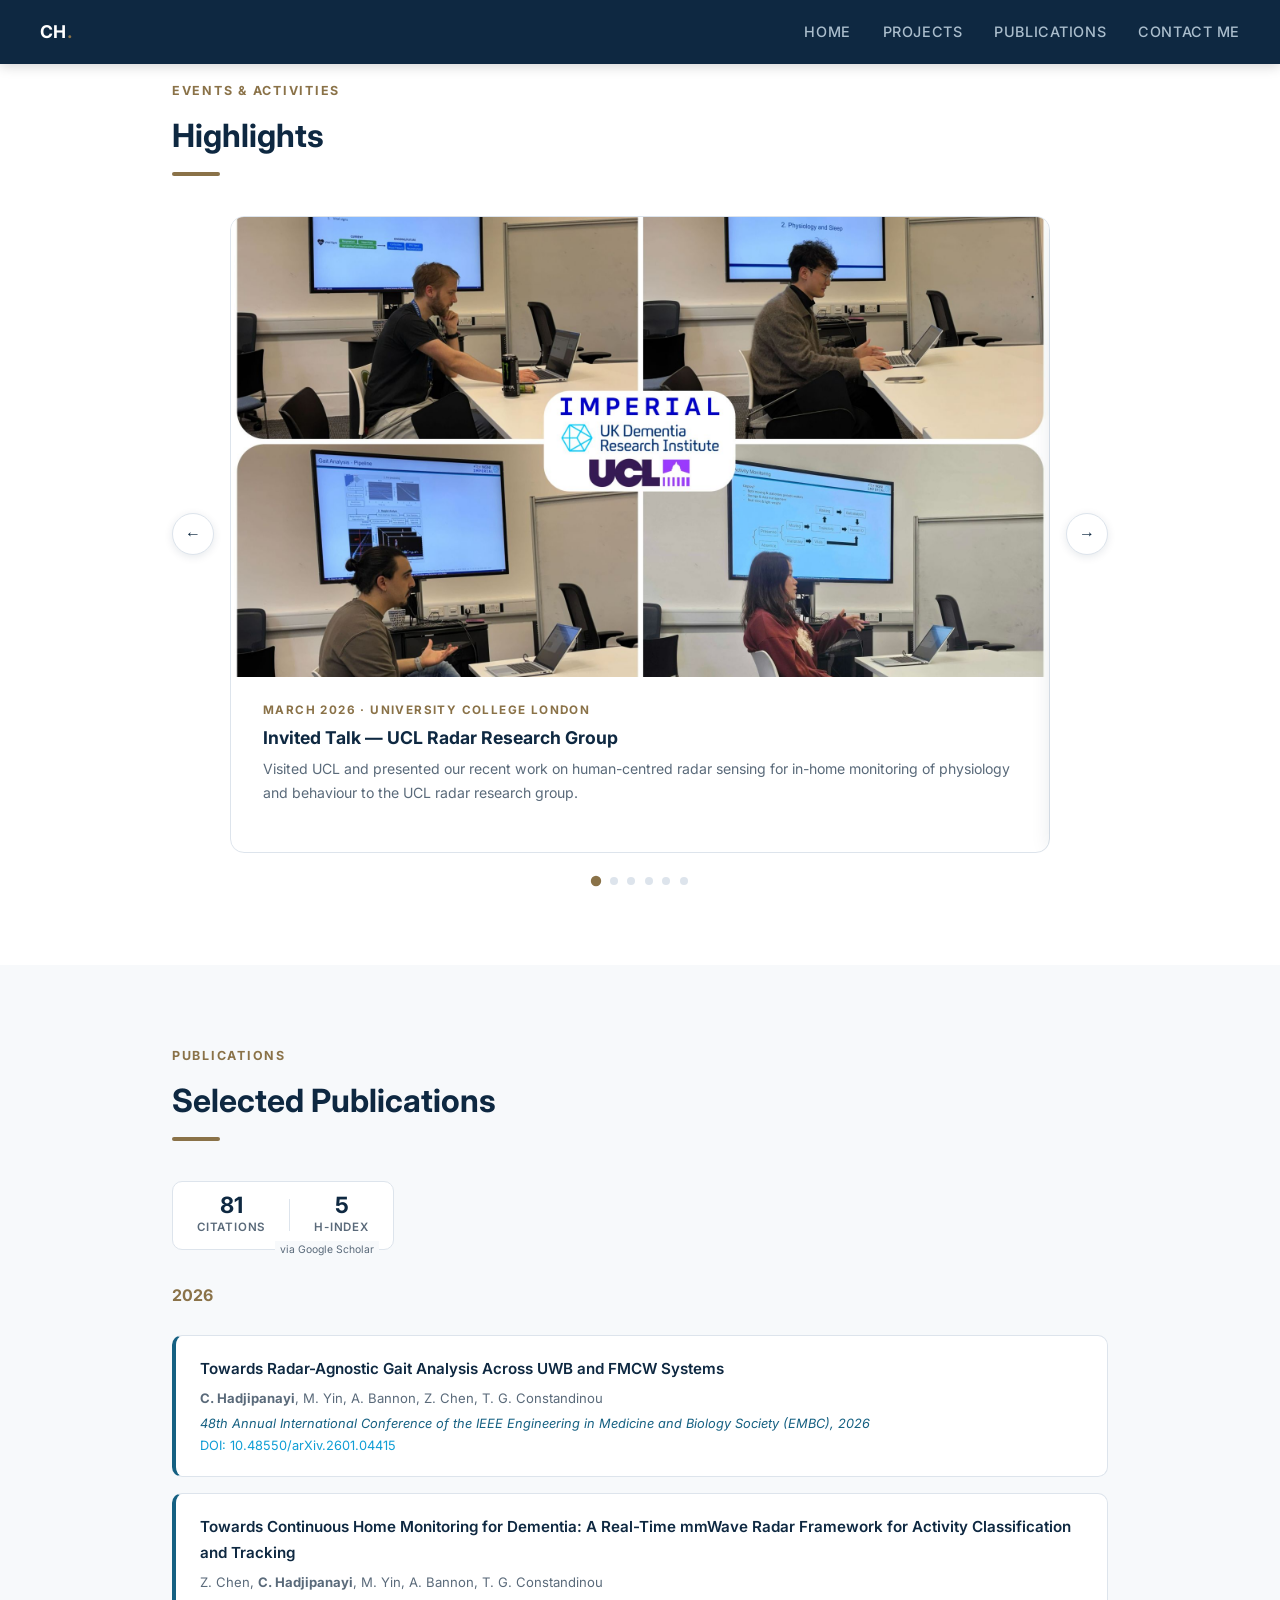
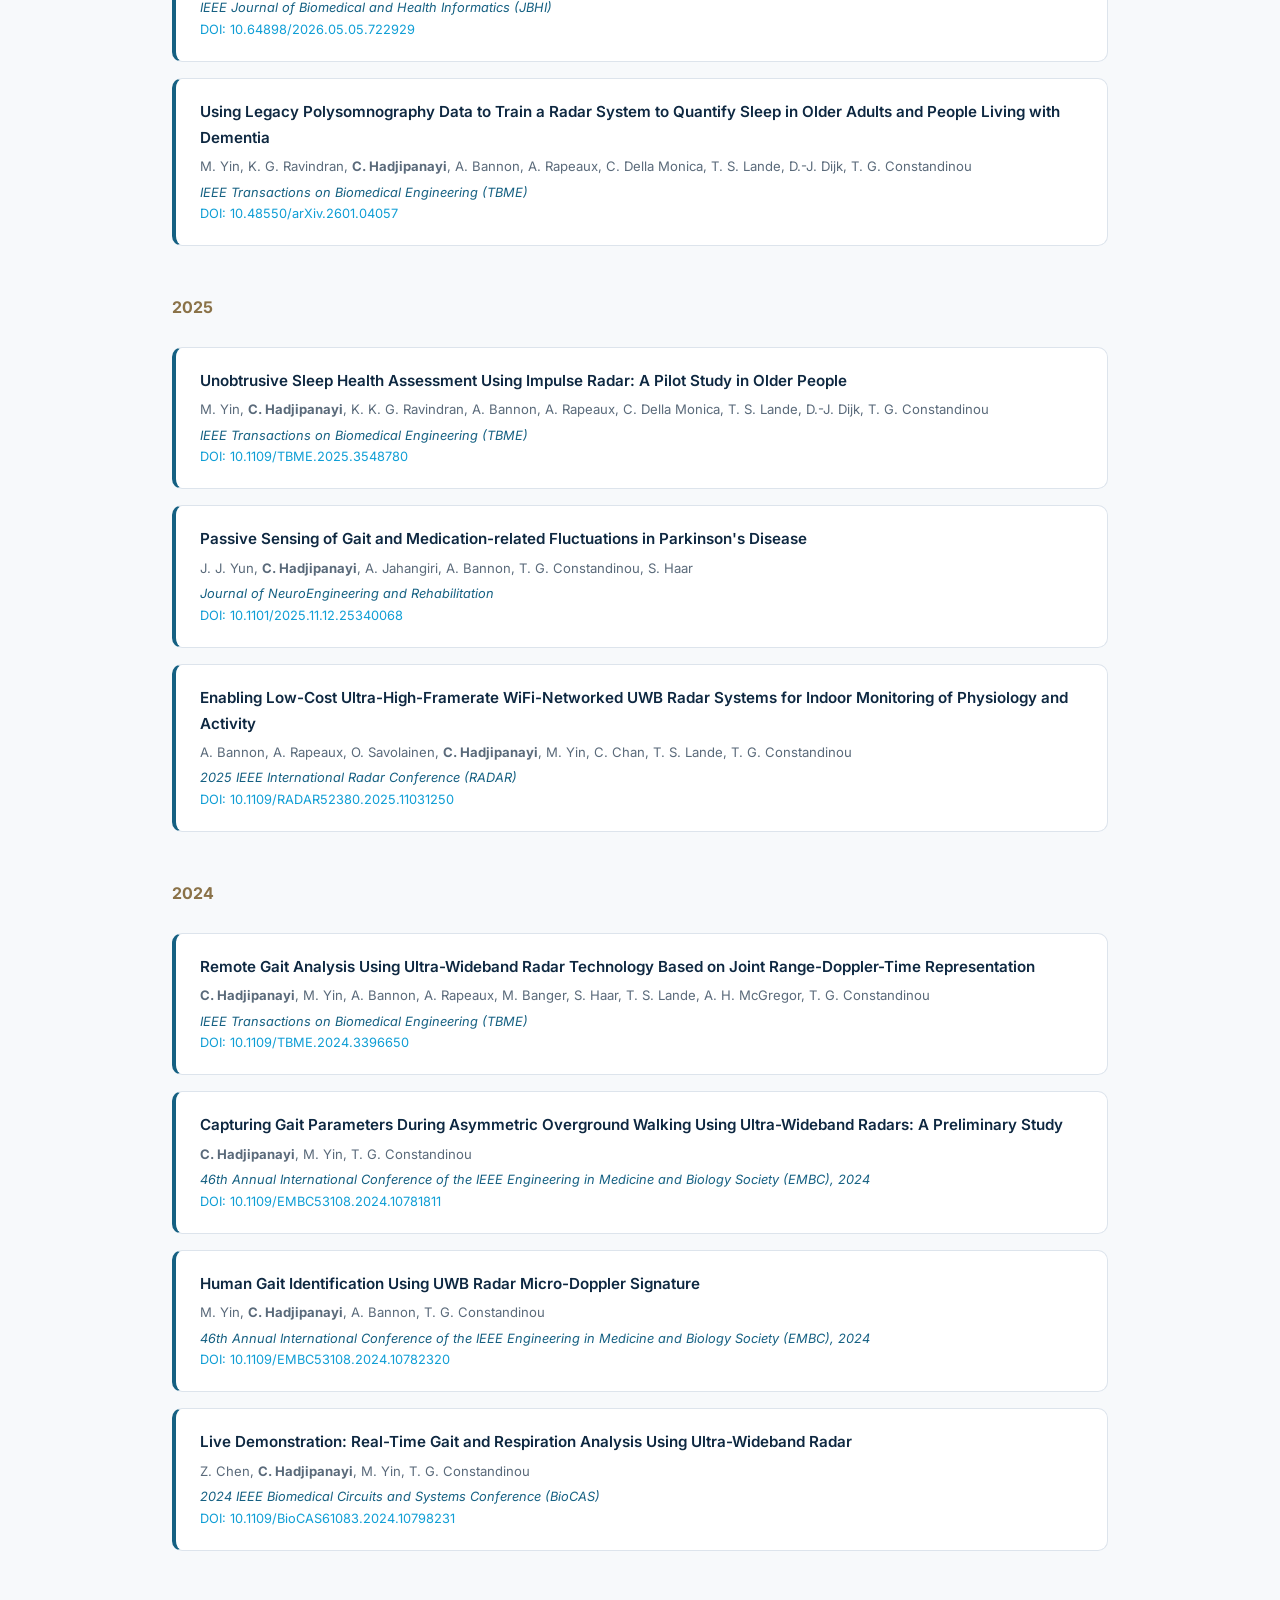
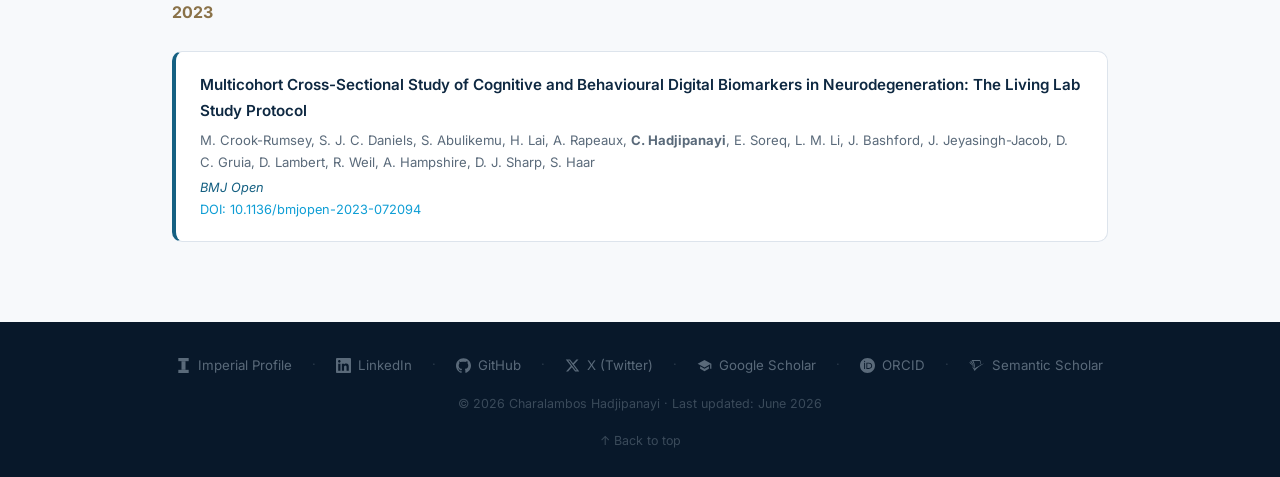
<file: publications.html>
<!DOCTYPE html>
<html lang="en">
<head>
  <meta charset="UTF-8" />
  <meta name="viewport" content="width=device-width, initial-scale=1.0" />
  <title>Publications — Charalambos Hadjipanayi</title>
  <meta name="description" content="Publications, highlights, and conference activities of Charalambos Hadjipanayi, postdoctoral researcher in radar-based health monitoring at Imperial College London." />
  <link rel="canonical" href="https://charalambos-hadjipanayi.github.io/publications.html" />
  <link rel="preconnect" href="https://fonts.googleapis.com" />
  <link href="https://fonts.googleapis.com/css2?family=Inter:wght@400;500;600;700;800&display=swap" rel="stylesheet" />
  <link rel="icon" type="image/svg+xml" href="img/favicon.svg" />
  <link rel="stylesheet" href="css/style.css?v=14" />
</head>
<body>

<!-- ── Navigation ─────────────────────────────────────────────────────── -->
<nav>
  <a href="/" class="nav-logo" style="color:#FFFFFF;text-decoration:none;">CH<span>.</span></a>
  <ul class="nav-links">
    <li><a href="/">Home</a></li>
    <li><a href="projects.html">Projects</a></li>
    <li><a href="publications.html">Publications</a></li>
    <li><a href="contact.html">Contact Me</a></li>
  </ul>
</nav>

<!-- ── Highlights ────────────────────────────────────────────────────── -->
<section id="highlights" style="background:#FFFFFF;">
  <div class="container">
    <p class="section-label">Events &amp; Activities</p>
    <h2 class="section-title">Highlights</h2>
    <div class="section-divider"></div>

    <div class="carousel-outer">
      <button class="carousel-btn carousel-prev" aria-label="Previous">&#8592;</button>
      <div class="carousel-viewport">
        <div class="carousel-track" id="highlightsTrack">

          <div class="carousel-slide">
            <img src="img/highlights/ucl_visit.png" alt="UCL Radar Research Group Visit" class="carousel-slide-img">
            <div class="carousel-slide-info">
              <div class="carousel-slide-date">March 2026 · University College London</div>
              <h3 class="carousel-slide-title">Invited Talk — UCL Radar Research Group</h3>
              <p class="carousel-slide-caption">Visited UCL and presented our recent work on human-centred radar sensing for in-home monitoring of physiology and behaviour to the UCL radar research group.</p>
            </div>
          </div>

          <div class="carousel-slide">
            <img src="img/highlights/biocas_2024.png" alt="IEEE BioCAS 2024 Xi'an" class="carousel-slide-img">
            <div class="carousel-slide-info">
              <div class="carousel-slide-date">24–26 October 2024 · Xi'an, China 🏯</div>
              <h3 class="carousel-slide-title">IEEE BioCAS 2024 — Biomedical Circuits and Systems Conference</h3>
              <p class="carousel-slide-caption">Presented a live demonstration titled "Real-Time Gait and Respiration Analysis using Ultra-Wideband Radar," showcasing the system's real-time capabilities in gait and respiration analysis. Our team was awarded 1st Prize for Best Live Demonstration at the conference.</p>
            </div>
          </div>

          <div class="carousel-slide">
            <img src="img/highlights/embc_2024.png" alt="IEEE EMBC 2024 Orlando" class="carousel-slide-img">
            <div class="carousel-slide-info">
              <div class="carousel-slide-date">15–19 July 2024 · Orlando, Florida 🌴</div>
              <h3 class="carousel-slide-title">IEEE EMBC 2024 — 46th Annual International Conference</h3>
              <p class="carousel-slide-caption">Delivered a lecture presentation on "Capturing Gait Parameters During Asymmetric Overground Walking Using Ultra-Wideband Radars: A Preliminary Study."</p>
            </div>
          </div>

          <div class="carousel-slide">
            <img src="img/highlights/embc_2023.png" alt="IEEE EMBC 2023 Sydney" class="carousel-slide-img">
            <div class="carousel-slide-info">
              <div class="carousel-slide-date">24–27 July 2023 · Sydney, Australia 🦘</div>
              <h3 class="carousel-slide-title">IEEE EMBC 2023 — 45th Annual International Conference</h3>
              <p class="carousel-slide-caption">Presented our work on "Unobtrusive in-home gait analysis using ultra-wideband radar technology based on joint range-Doppler-time representation."</p>
            </div>
          </div>

          <div class="carousel-slide">
            <img src="img/highlights/CONNECTOME_2022_2.png" alt="UK DRI Connectome 2022 Conference" class="carousel-slide-img">
            <div class="carousel-slide-info">
              <div class="carousel-slide-date">2–4 November 2022</div>
              <h3 class="carousel-slide-title">UK DRI Connectome 2022 — Brighton</h3>
              <p class="carousel-slide-caption">Presented our work on remote gait analysis with radar technology for dementia patients at the UK Dementia Research Institute annual conference. An opportunity to give a flash talk and present a poster on our project.</p>
            </div>
          </div>

          <div class="carousel-slide">
            <img src="img/highlights/dri_gait_demo_2.png" alt="UK DRI In Care Research & Technology Centre Launch" class="carousel-slide-img">
            <div class="carousel-slide-info">
              <div class="carousel-slide-date">May 2022</div>
              <h3 class="carousel-slide-title">UK DRI In Care Research &amp; Technology Centre Launch</h3>
              <p class="carousel-slide-caption">Presented a live demonstration of radar-based gait analysis at the UK Dementia Research Institute In Care Research &amp; Technology Centre launch event.</p>
            </div>
          </div>

        </div>
      </div>
      <button class="carousel-btn carousel-next" aria-label="Next">&#8594;</button>
    </div>

    <div class="carousel-dots" id="highlightsDots">
      <button class="carousel-dot active" data-idx="0" aria-label="Slide 1"></button>
      <button class="carousel-dot" data-idx="1" aria-label="Slide 2"></button>
      <button class="carousel-dot" data-idx="2" aria-label="Slide 3"></button>
      <button class="carousel-dot" data-idx="3" aria-label="Slide 4"></button>
      <button class="carousel-dot" data-idx="4" aria-label="Slide 5"></button>
      <button class="carousel-dot" data-idx="5" aria-label="Slide 6"></button>
    </div>
  </div>
</section>

<!-- ── Publications ───────────────────────────────────────────────────── -->
<section id="publications">
  <div class="container">
    <p class="section-label">Publications</p>
    <h2 class="section-title">Selected Publications</h2>
    <div class="section-divider"></div>

    <div class="scholar-stats" id="scholarStats">
      <div class="scholar-stat">
        <span class="scholar-stat-value" id="statCitations">—</span>
        <span class="scholar-stat-label">Citations</span>
      </div>
      <div class="scholar-stat-divider"></div>
      <div class="scholar-stat">
        <span class="scholar-stat-value" id="statHIndex">—</span>
        <span class="scholar-stat-label">h-index</span>
      </div>
      <span class="scholar-stat-source">via Google Scholar</span>
    </div>

    <div class="pub-list">

      <div class="pub-year-heading">2026</div>

      <div class="pub-item">
        <div class="pub-title">Towards Radar-Agnostic Gait Analysis Across UWB and FMCW Systems</div>
        <div class="pub-authors"><strong>C. Hadjipanayi</strong>, M. Yin, A. Bannon, Z. Chen, T. G. Constandinou</div>
        <div class="pub-venue">48th Annual International Conference of the IEEE Engineering in Medicine and Biology Society (EMBC), 2026</div>
        <div class="pub-venue"><a href="https://doi.org/10.48550/arXiv.2601.04415" target="_blank" class="pub-doi">DOI: 10.48550/arXiv.2601.04415</a></div>
      </div>

      <div class="pub-item">
        <div class="pub-title">Towards Continuous Home Monitoring for Dementia: A Real-Time mmWave Radar Framework for Activity Classification and Tracking</div>
        <div class="pub-authors">Z. Chen, <strong>C. Hadjipanayi</strong>, M. Yin, A. Bannon, T. G. Constandinou</div>
        <div class="pub-venue">IEEE Journal of Biomedical and Health Informatics (JBHI)</div>
        <div class="pub-venue"><a href="https://doi.org/10.64898/2026.05.05.722929" target="_blank" class="pub-doi">DOI: 10.64898/2026.05.05.722929</a></div>
      </div>

      <div class="pub-item">
        <div class="pub-title">Using Legacy Polysomnography Data to Train a Radar System to Quantify Sleep in Older Adults and People Living with Dementia</div>
        <div class="pub-authors">M. Yin, K. G. Ravindran, <strong>C. Hadjipanayi</strong>, A. Bannon, A. Rapeaux, C. Della Monica, T. S. Lande, D.-J. Dijk, T. G. Constandinou</div>
        <div class="pub-venue">IEEE Transactions on Biomedical Engineering (TBME)</div>
        <div class="pub-venue"><a href="https://doi.org/10.48550/arXiv.2601.04057" target="_blank" class="pub-doi">DOI: 10.48550/arXiv.2601.04057</a></div>
      </div>

      <div class="pub-year-heading">2025</div>

      <div class="pub-item">
        <div class="pub-title">Unobtrusive Sleep Health Assessment Using Impulse Radar: A Pilot Study in Older People</div>
        <div class="pub-authors">M. Yin, <strong>C. Hadjipanayi</strong>, K. K. G. Ravindran, A. Bannon, A. Rapeaux, C. Della Monica, T. S. Lande, D.-J. Dijk, T. G. Constandinou</div>
        <div class="pub-venue">IEEE Transactions on Biomedical Engineering (TBME)</div>
        <div class="pub-venue"><a href="https://doi.org/10.1109/TBME.2025.3548780" target="_blank" class="pub-doi">DOI: 10.1109/TBME.2025.3548780</a></div>
      </div>

      <div class="pub-item">
        <div class="pub-title">Passive Sensing of Gait and Medication-related Fluctuations in Parkinson's Disease</div>
        <div class="pub-authors">J. J. Yun, <strong>C. Hadjipanayi</strong>, A. Jahangiri, A. Bannon, T. G. Constandinou, S. Haar</div>
        <div class="pub-venue">Journal of NeuroEngineering and Rehabilitation</div>
        <div class="pub-venue"><a href="https://doi.org/10.1101/2025.11.12.25340068" target="_blank" class="pub-doi">DOI: 10.1101/2025.11.12.25340068</a></div>
      </div>

      <div class="pub-item">
        <div class="pub-title">Enabling Low-Cost Ultra-High-Framerate WiFi-Networked UWB Radar Systems for Indoor Monitoring of Physiology and Activity</div>
        <div class="pub-authors">A. Bannon, A. Rapeaux, O. Savolainen, <strong>C. Hadjipanayi</strong>, M. Yin, C. Chan, T. S. Lande, T. G. Constandinou</div>
        <div class="pub-venue">2025 IEEE International Radar Conference (RADAR)</div>
        <div class="pub-venue"><a href="https://doi.org/10.1109/RADAR52380.2025.11031250" target="_blank" class="pub-doi">DOI: 10.1109/RADAR52380.2025.11031250</a></div>
      </div>

      <div class="pub-year-heading">2024</div>

      <div class="pub-item">
        <div class="pub-title">Remote Gait Analysis Using Ultra-Wideband Radar Technology Based on Joint Range-Doppler-Time Representation</div>
        <div class="pub-authors"><strong>C. Hadjipanayi</strong>, M. Yin, A. Bannon, A. Rapeaux, M. Banger, S. Haar, T. S. Lande, A. H. McGregor, T. G. Constandinou</div>
        <div class="pub-venue">IEEE Transactions on Biomedical Engineering (TBME)</div>
        <div class="pub-venue"><a href="https://doi.org/10.1109/TBME.2024.3396650" target="_blank" class="pub-doi">DOI: 10.1109/TBME.2024.3396650</a></div>
      </div>

      <div class="pub-item">
        <div class="pub-title">Capturing Gait Parameters During Asymmetric Overground Walking Using Ultra-Wideband Radars: A Preliminary Study</div>
        <div class="pub-authors"><strong>C. Hadjipanayi</strong>, M. Yin, T. G. Constandinou</div>
        <div class="pub-venue">46th Annual International Conference of the IEEE Engineering in Medicine and Biology Society (EMBC), 2024</div>
        <div class="pub-venue"><a href="https://doi.org/10.1109/EMBC53108.2024.10781811" target="_blank" class="pub-doi">DOI: 10.1109/EMBC53108.2024.10781811</a></div>
      </div>

      <div class="pub-item">
        <div class="pub-title">Human Gait Identification Using UWB Radar Micro-Doppler Signature</div>
        <div class="pub-authors">M. Yin, <strong>C. Hadjipanayi</strong>, A. Bannon, T. G. Constandinou</div>
        <div class="pub-venue">46th Annual International Conference of the IEEE Engineering in Medicine and Biology Society (EMBC), 2024</div>
        <div class="pub-venue"><a href="https://doi.org/10.1109/EMBC53108.2024.10782320" target="_blank" class="pub-doi">DOI: 10.1109/EMBC53108.2024.10782320</a></div>
      </div>

      <div class="pub-item">
        <div class="pub-title">Live Demonstration: Real-Time Gait and Respiration Analysis Using Ultra-Wideband Radar</div>
        <div class="pub-authors">Z. Chen, <strong>C. Hadjipanayi</strong>, M. Yin, T. G. Constandinou</div>
        <div class="pub-venue">2024 IEEE Biomedical Circuits and Systems Conference (BioCAS)</div>
        <div class="pub-venue"><a href="https://doi.org/10.1109/BioCAS61083.2024.10798231" target="_blank" class="pub-doi">DOI: 10.1109/BioCAS61083.2024.10798231</a></div>
      </div>

      <div class="pub-year-heading">2023</div>

      <div class="pub-item">
        <div class="pub-title">Multicohort Cross-Sectional Study of Cognitive and Behavioural Digital Biomarkers in Neurodegeneration: The Living Lab Study Protocol</div>
        <div class="pub-authors">M. Crook-Rumsey, S. J. C. Daniels, S. Abulikemu, H. Lai, A. Rapeaux, <strong>C. Hadjipanayi</strong>, E. Soreq, L. M. Li, J. Bashford, J. Jeyasingh-Jacob, D. C. Gruia, D. Lambert, R. Weil, A. Hampshire, D. J. Sharp, S. Haar</div>
        <div class="pub-venue">BMJ Open</div>
        <div class="pub-venue"><a href="https://doi.org/10.1136/bmjopen-2023-072094" target="_blank" class="pub-doi">DOI: 10.1136/bmjopen-2023-072094</a></div>
      </div>

    </div>
  </div>
</section>

<!-- ── Footer ─────────────────────────────────────────────────────────── -->
<footer>
  <div class="footer-links">

    <a href="https://profiles.imperial.ac.uk/charalambos.hadjipanayi15" target="_blank" class="footer-link">
      <svg viewBox="0 0 22 26" fill="currentColor" aria-hidden="true" class="imperial-i">
        <rect x="2"   y="0"    width="18" height="5.5"/>
        <rect x="7.5" y="5.5"  width="7"  height="15"/>
        <rect x="2"   y="20.5" width="18" height="5.5"/>
      </svg>
      Imperial Profile
    </a>

    <span class="footer-sep">·</span>

    <a href="https://www.linkedin.com/in/charalambos-hadjipanayi/" target="_blank" class="footer-link">
      <svg viewBox="0 0 24 24" fill="currentColor" aria-hidden="true">
        <path d="M20.447 20.452h-3.554v-5.569c0-1.328-.027-3.037-1.852-3.037-1.853 0-2.136 1.445-2.136 2.939v5.667H9.351V9h3.414v1.561h.046c.477-.9 1.637-1.85 3.37-1.85 3.601 0 4.267 2.37 4.267 5.455v6.286zM5.337 7.433c-1.144 0-2.063-.926-2.063-2.065 0-1.138.92-2.063 2.063-2.063 1.14 0 2.064.925 2.064 2.063 0 1.139-.925 2.065-2.064 2.065zm1.782 13.019H3.555V9h3.564v11.452zM22.225 0H1.771C.792 0 0 .774 0 1.729v20.542C0 23.227.792 24 1.771 24h20.451C23.2 24 24 23.227 24 22.271V1.729C24 .774 23.2 0 22.222 0h.003z"/>
      </svg>
      LinkedIn
    </a>

    <span class="footer-sep">·</span>

    <a href="https://github.com/Charalambos-Hadjipanayi" target="_blank" class="footer-link">
      <svg viewBox="0 0 24 24" fill="currentColor" aria-hidden="true">
        <path d="M12 .297c-6.63 0-12 5.373-12 12 0 5.303 3.438 9.8 8.205 11.385.6.113.82-.258.82-.577 0-.285-.01-1.04-.015-2.04-3.338.724-4.042-1.61-4.042-1.61C4.422 18.07 3.633 17.7 3.633 17.7c-1.087-.744.084-.729.084-.729 1.205.084 1.838 1.236 1.838 1.236 1.07 1.835 2.809 1.305 3.495.998.108-.776.417-1.305.76-1.605-2.665-.3-5.466-1.332-5.466-5.93 0-1.31.465-2.38 1.235-3.22-.135-.303-.54-1.523.105-3.176 0 0 1.005-.322 3.3 1.23.96-.267 1.98-.399 3-.405 1.02.006 2.04.138 3 .405 2.28-1.552 3.285-1.23 3.285-1.23.645 1.653.24 2.873.12 3.176.765.84 1.23 1.91 1.23 3.22 0 4.61-2.805 5.625-5.475 5.92.42.36.81 1.096.81 2.22 0 1.606-.015 2.896-.015 3.286 0 .315.21.69.825.57C20.565 22.092 24 17.592 24 12.297c0-6.627-5.373-12-12-12"/>
      </svg>
      GitHub
    </a>

    <span class="footer-sep">·</span>

    <a href="https://x.com/c_hadjipanayi" target="_blank" rel="noopener" class="footer-link">
      <svg viewBox="0 0 24 24" fill="currentColor" aria-hidden="true">
        <path d="M18.244 2.25h3.308l-7.227 8.26 8.502 11.24H16.17l-5.214-6.817L4.99 21.75H1.68l7.73-8.835L1.254 2.25H8.08l4.713 6.231zm-1.161 17.52h1.833L7.084 4.126H5.117z"/>
      </svg>
      X (Twitter)
    </a>

    <span class="footer-sep">·</span>

    <a href="https://scholar.google.com/citations?user=b6_ntD4AAAAJ&hl=en" target="_blank" rel="noopener" class="footer-link">
      <svg viewBox="0 0 24 24" fill="currentColor" aria-hidden="true">
        <path d="M12 3L1 9l11 6 9-4.91V17h2V9L12 3zM5 13.18v4L12 21l7-3.82v-4L12 17l-7-3.82z"/>
      </svg>
      Google Scholar
    </a>

    <span class="footer-sep">·</span>

    <a href="https://orcid.org/0000-0002-2624-6178" target="_blank" rel="noopener" class="footer-link">
      <svg viewBox="0 0 24 24" fill="currentColor" aria-hidden="true">
        <path d="M12 0C5.372 0 0 5.372 0 12s5.372 12 12 12 12-5.372 12-12S18.628 0 12 0zM7.369 4.378c.525 0 .947.431.947.947s-.422.947-.947.947a.95.95 0 0 1-.947-.947c0-.525.422-.947.947-.947zm-.722 3.038h1.444v10.041H6.647V7.416zm3.562 0h3.9c3.712 0 5.344 2.653 5.344 5.025 0 2.578-2.016 5.016-5.325 5.016h-3.919V7.416zm1.444 1.303v7.444h2.297c3.272 0 4.022-2.484 4.022-3.722 0-2.016-1.284-3.722-4.097-3.722h-2.222z"/>
      </svg>
      ORCID
    </a>

    <span class="footer-sep">·</span>

    <a href="https://www.semanticscholar.org/author/C.-Hadjipanayi/2226787369" target="_blank" rel="noopener" class="footer-link">
      <svg viewBox="0 0 24 24" fill="currentColor" aria-hidden="true">
        <path d="M24 8.609c-.848.536-1.436.83-2.146 1.245-4.152 2.509-8.15 5.295-11.247 8.981l-1.488 1.817-4.568-7.268c1.021.814 3.564 3.098 4.603 3.599l3.356-2.526c2.336-1.644 8.946-5.226 11.49-5.848ZM8.046 15.201c.346.277.692.537.969.744.761-3.668.121-7.613-1.886-11.039 3.374-.052 6.731-.087 10.105-.139a14.794 14.794 0 0 1 1.298 5.295c.294-.156.588-.294.883-.433-.104-1.868-.641-3.91-1.662-6.263-4.602-.018-9.188-.018-13.79-.018 2.993 3.547 4.36 7.839 4.083 11.853Zm-.623-.484c.087.086.191.155.277.225-.138-3.409-1.419-6.887-3.824-9.881H1.73c3.098 2.855 4.984 6.299 5.693 9.656Zm-.744-.658c.104.087.208.173.329.277-.9-2.526-2.492-5.018-4.741-7.198H0c2.89 2.076 5.122 4.481 6.679 6.921Z"/>
      </svg>
      Semantic Scholar
    </a>

  </div>
  <p class="footer-copy">© 2026 Charalambos Hadjipanayi · Last updated: June 2026</p>
  <p style="margin-top:0.75rem;"><a href="#" onclick="window.scrollTo({top:0,behavior:'smooth'});return false;" style="color:#3A4A5A;font-size:0.78rem;text-decoration:none;" onmouseover="this.style.color='#8AAABB'" onmouseout="this.style.color='#3A4A5A'">↑ Back to top</a></p>
</footer>

<script src="js/main.js?v=5"></script>
</body>
</html>
</file>
<file: css/style.css>
/* ── Reset & base ───────────────────────────────────────────────────────── */
*, *::before, *::after { box-sizing: border-box; margin: 0; padding: 0; }

:root {
  --navy:      #0E2841;
  --teal:      #156082;
  --beige:       #8A7248; /* darker beige - for light/white backgrounds */
  --beige-light: #B3AF8F; /* lighter khaki beige - for dark navy backgrounds */
  --lightblue: #0F9ED5;
  --bg:        #F7F9FB;
  --white:     #FFFFFF;
  --text:      #1A2A3A;
  --muted:     #5A6A7A;
  --border:    #DDE4EC;
  --card-bg:   #FFFFFF;
  --nav-h:     64px;
}

html { scroll-behavior: smooth; font-size: 16px; }

body {
  font-family: 'Inter', 'Segoe UI', sans-serif;
  background: var(--bg);
  color: var(--text);
  line-height: 1.7;
}

a { color: var(--teal); text-decoration: none; }
a:hover { color: var(--beige); }

/* ── Nav ────────────────────────────────────────────────────────────────── */
nav {
  position: fixed; top: 0; left: 0; right: 0;
  height: var(--nav-h);
  background: var(--navy);
  display: flex; align-items: center; justify-content: space-between;
  padding: 0 2.5rem;
  z-index: 100;
  box-shadow: 0 2px 12px rgba(0,0,0,0.18);
}

.nav-logo {
  font-size: 1.1rem; font-weight: 700; color: var(--white);
  letter-spacing: 0.02em;
}
.nav-logo span { color: var(--beige); }

.nav-links { display: flex; gap: 2rem; list-style: none; }
.nav-links a {
  color: #AABDCC; font-size: 0.9rem; font-weight: 500;
  transition: color 0.2s;
  letter-spacing: 0.04em;
  text-transform: uppercase;
}
.nav-links a:hover, .nav-links a.active { color: var(--white); }

/* Hamburger toggle (hidden on desktop, shown on mobile) */
.nav-toggle {
  display: none;
  flex-direction: column;
  justify-content: center;
  gap: 5px;
  width: 42px; height: 42px;
  padding: 9px 8px;
  background: none;
  border: none;
  cursor: pointer;
}
.nav-toggle span {
  display: block;
  width: 100%; height: 2px;
  background: var(--white);
  border-radius: 2px;
  transition: transform 0.3s ease, opacity 0.2s ease;
}
.nav-toggle.open span:nth-child(1) { transform: translateY(7px) rotate(45deg); }
.nav-toggle.open span:nth-child(2) { opacity: 0; }
.nav-toggle.open span:nth-child(3) { transform: translateY(-7px) rotate(-45deg); }

/* ── Sections ───────────────────────────────────────────────────────────── */
section { padding: 5rem 0; }
.container { max-width: 1000px; margin: 0 auto; padding: 0 2rem; }

.section-label {
  font-size: 0.78rem; font-weight: 700; letter-spacing: 0.14em;
  text-transform: uppercase; color: var(--beige);
  margin-bottom: 0.5rem;
}
.section-title {
  font-size: 2rem; font-weight: 700; color: var(--navy);
  margin-bottom: 0.5rem;
}
.section-divider {
  width: 48px; height: 4px; background: var(--beige);
  border-radius: 2px; margin-bottom: 2.5rem;
}

/* ── Hero ───────────────────────────────────────────────────────────────── */
#hero {
  min-height: 100vh;
  background: linear-gradient(135deg, var(--navy) 0%, #1a3a5c 60%, #1e4976 100%);
  display: flex; align-items: center;
  padding-top: var(--nav-h);
  position: relative;
  overflow: hidden;
}

/* Gradient mesh blobs */
.hero-blob {
  position: absolute;
  border-radius: 50%;
  pointer-events: none;
  z-index: 0;
}
.hero-blob-1 {
  width: 700px; height: 700px;
  background: radial-gradient(circle, rgba(21,96,130,0.55) 0%, transparent 70%);
  top: -180px; left: -160px;
  filter: blur(72px);
  animation: blob1 16s ease-in-out infinite alternate;
}
.hero-blob-2 {
  width: 580px; height: 580px;
  background: radial-gradient(circle, rgba(15,158,213,0.35) 0%, transparent 70%);
  bottom: -120px; right: 5%;
  filter: blur(80px);
  animation: blob2 20s ease-in-out infinite alternate;
}
.hero-blob-3 {
  width: 420px; height: 420px;
  background: radial-gradient(circle, rgba(179,175,143,0.10) 0%, transparent 70%);
  top: 25%; right: -80px;
  filter: blur(64px);
  animation: blob3 13s ease-in-out infinite alternate;
}

@keyframes blob1 {
  from { transform: translate(0, 0) scale(1); }
  to   { transform: translate(70px, 55px) scale(1.12); }
}
@keyframes blob2 {
  from { transform: translate(0, 0) scale(1); }
  to   { transform: translate(-65px, -75px) scale(1.1); }
}
@keyframes blob3 {
  from { transform: translate(0, 0) scale(1); }
  to   { transform: translate(-45px, 50px) scale(0.88); }
}

.hero-inner {
  display: flex; align-items: center; gap: 3.5rem;
  flex-wrap: wrap;
  position: relative; z-index: 1;
}

.hero-avatar {
  width: 180px; height: 180px; border-radius: 50%;
  border: 4px solid var(--beige-light);
  object-fit: cover;
  flex-shrink: 0;
  box-shadow: 0 0 0 8px rgba(179,175,143,0.18);
  display: block;
}

.hero-text { flex: 1; min-width: 260px; }

.hero-greeting {
  font-size: 0.9rem; font-weight: 600; letter-spacing: 0.12em;
  text-transform: uppercase; color: var(--beige-light); margin-bottom: 0.5rem;
}
.hero-name {
  font-size: 2.8rem; font-weight: 800; color: var(--white);
  line-height: 1.15; margin-bottom: 0.6rem;
}
.hero-quals {
  font-size: 0.85rem; color: #8AAABB; font-weight: 500;
  letter-spacing: 0.08em; margin-bottom: 0.5rem;
}
.hero-title {
  font-size: 1.1rem; color: var(--lightblue); font-weight: 500;
  margin-bottom: 0.4rem;
}
.hero-inst {
  font-size: 0.95rem; color: #8AAABB; margin-bottom: 1.5rem;
}
.hero-tags { display: flex; flex-wrap: wrap; gap: 0.5rem; margin-bottom: 1.8rem; }
.tag {
  padding: 0.25rem 0.75rem; border-radius: 999px;
  font-size: 0.78rem; font-weight: 600; letter-spacing: 0.04em;
  background: rgba(21,96,130,0.35); color: var(--lightblue);
  border: 1px solid rgba(15,158,213,0.3);
}
.hero-cta { display: flex; gap: 1rem; flex-wrap: wrap; }
.btn {
  padding: 0.65rem 1.5rem; border-radius: 6px;
  font-size: 0.88rem; font-weight: 600; cursor: pointer;
  transition: all 0.2s; display: inline-block;
}
.btn-primary {
  background: var(--beige); color: var(--white);
  border: 2px solid var(--beige);
}
.btn-primary:hover { background: #6E5A38; border-color: #6E5A38; color: var(--white); }
.btn-outline {
  background: transparent; color: var(--white);
  border: 2px solid rgba(255,255,255,0.35);
}
.btn-outline:hover { border-color: var(--white); color: var(--white); }

/* ── About ──────────────────────────────────────────────────────────────── */
#about { background: var(--white); }
.about-grid { display: grid; grid-template-columns: 1fr 1fr; gap: 3rem; align-items: start; }
.about-text p { color: var(--muted); margin-bottom: 1rem; font-size: 0.97rem; }
.about-text p:last-child { margin-bottom: 0; }
/* About accordion */
.about-accordion { display: flex; flex-direction: column; gap: 0.6rem; margin-top: 1.1rem; }
.about-acc-item {
  border: 1px solid var(--border);
  border-left: 4px solid var(--navy);
  border-radius: 8px;
  background: var(--white);
}
.about-acc-toggle {
  width: 100%; display: flex; align-items: center; justify-content: space-between;
  padding: 0.9rem 1.1rem; gap: 1rem;
  background: none; border: none; cursor: pointer;
  font-family: inherit; text-align: left;
  border-radius: 8px;
}
.about-acc-toggle:hover { background: rgba(138,114,72,0.06); }
.about-acc-toggle span { font-size: 0.92rem; font-weight: 600; color: var(--navy); }
.about-acc-toggle[aria-expanded="true"] svg { transform: rotate(180deg); }
.about-acc-body {
  padding: 0 1.1rem 1rem;
  font-size: 0.95rem; color: var(--muted);
  line-height: 1.7; margin: 0;
  border-top: 1px solid var(--border);
}
/* Skills accordion */
.skills-accordion { display: flex; flex-direction: column; gap: 0.6rem; }
.skills-acc-item {
  border: 1px solid var(--border);
  border-left: 4px solid var(--beige);
  border-radius: 8px;
  background: var(--white);
}
.skills-acc-toggle {
  width: 100%; display: flex; align-items: center; justify-content: space-between;
  padding: 0.9rem 1.1rem; gap: 1rem;
  background: none; border: none; cursor: pointer;
  font-family: inherit; text-align: left;
  border-radius: 8px;
}
.skills-acc-toggle:hover { background: rgba(138,114,72,0.06); }
.skills-acc-toggle > span { font-size: 0.92rem; font-weight: 600; color: var(--navy); display: flex; align-items: center; }
.skills-acc-toggle[aria-expanded="true"] svg { transform: rotate(180deg); }
.skills-acc-body { padding: 0.75rem 1.1rem 1rem; border-top: 1px solid var(--border); }

/* Compact research interests list (right column of About) */
.interests-compact-label {
  font-size: 0.72rem; font-weight: 700; letter-spacing: 0.12em;
  text-transform: uppercase; color: var(--beige); margin-bottom: 0.85rem;
}
.interests-compact ul { list-style: none; display: flex; flex-direction: column; gap: 0.55rem; }
.interests-compact li { display: flex; align-items: center; gap: 0.65rem; }
.int-icon {
  width: 30px; height: 30px; border-radius: 7px;
  background: var(--navy); display: flex; align-items: center;
  justify-content: center; font-size: 0.82rem; flex-shrink: 0;
}
.interests-compact li span { font-size: 0.88rem; color: var(--text); font-weight: 500; }

/* ── Projects ───────────────────────────────────────────────────────────── */
#projects { background: var(--bg); }
.projects-grid { display: grid; grid-template-columns: 1fr 1fr; gap: 1.5rem; align-items: start; }
.project-card {
  background: var(--card-bg); border-radius: 12px;
  overflow: hidden; position: relative;
  box-shadow: 0 0 0 1px var(--border);
  transition: box-shadow 0.2s, transform 0.2s;
  display: flex; flex-direction: column;
}
.project-card::after {
  content: ''; position: absolute; inset: 0;
  border-radius: 12px; border: 1px solid var(--border);
  pointer-events: none; z-index: 10;
}
.project-card:hover { box-shadow: 0 8px 32px rgba(14,40,65,0.12); transform: translateY(-3px); }
.project-img { width: 100%; aspect-ratio: 1; object-fit: contain; display: block; background: #FFFFFF; }
.project-img-placeholder {
  width: 100%; aspect-ratio: 1;
  display: flex; align-items: center; justify-content: center; font-size: 2.8rem;
}
.project-info { padding: 1rem 1.25rem 0.75rem; }
.project-card h3 {
  font-size: 0.97rem; font-weight: 700; color: var(--navy); margin: 0.2rem 0 0;
  line-height: 1.35; min-height: 2.7em; /* reserve 2 lines so 1-line titles don't leave cards shorter */
}
.project-card .project-tag {
  font-size: 0.7rem; font-weight: 600; letter-spacing: 0.04em;
  color: var(--beige);
}
.project-toggle {
  margin-top: auto; width: 100%; padding: 0.55rem 1.25rem;
  background: none; border: none; border-top: 1px solid var(--border);
  text-align: left; font-size: 0.82rem; font-weight: 600;
  color: var(--teal); cursor: pointer; font-family: inherit;
  display: flex; align-items: center; gap: 0.45rem;
}
.project-toggle:hover { color: var(--navy); background: rgba(21,96,130,0.05); }
.project-toggle[aria-expanded="true"] { background: rgba(21,96,130,0.07); color: var(--navy); }
.project-toggle svg { transition: transform 0.25s; flex-shrink: 0; }
.project-toggle[aria-expanded="true"] svg { transform: rotate(180deg); }
.project-details { overflow: hidden; transition: height 0.3s ease; }
.project-details-inner {
  padding: 1rem 1.25rem 1.1rem;
  background: var(--bg);
  border-top: 2px solid var(--teal);
  font-size: 0.85rem; color: var(--muted); line-height: 1.65;
}
.project-chips { display: flex; flex-wrap: wrap; gap: 0.4rem; margin-top: 0.65rem; }
.chip {
  font-size: 0.72rem; font-weight: 600; padding: 0.2rem 0.55rem;
  border-radius: 999px; background: #EBF1F7; color: var(--teal);
}
.project-links { display: flex; gap: 0.6rem; flex-wrap: wrap; margin-top: 0.75rem; }
.project-link {
  font-size: 0.78rem; font-weight: 600; color: var(--lightblue);
  text-decoration: none; border: 1px solid var(--lightblue);
  border-radius: 5px; padding: 0.2rem 0.65rem;
  transition: background 0.15s, color 0.15s;
}
.project-link:hover { background: var(--lightblue); color: white; }

/* ── Videos ─────────────────────────────────────────────────────────────── */
#videos { background: var(--white); }
.videos-grid {
  display: grid;
  grid-template-columns: repeat(auto-fit, minmax(300px, 1fr));
  gap: 2rem;
}
.video-card {
  background: var(--white); border-radius: 12px;
  border: 1px solid var(--border); overflow: hidden;
  transition: box-shadow 0.2s, transform 0.2s;
}
.video-card:hover { box-shadow: 0 8px 32px rgba(14,40,65,0.12); transform: translateY(-3px); }
.video-wrapper {
  position: relative; width: 100%;
  aspect-ratio: 16 / 9;
}
.video-wrapper iframe {
  position: absolute; inset: 0;
  width: 100%; height: 100%; border: none;
}
.video-info { padding: 1.25rem 1.5rem; }
.video-info h3 { font-size: 0.95rem; font-weight: 700; color: var(--navy); margin-bottom: 0.5rem; }
.video-info p  { font-size: 0.83rem; color: var(--muted); line-height: 1.6; }

/* ── Publications ───────────────────────────────────────────────────────── */
#publications { background: var(--bg); }
.scholar-stats {
  display: inline-flex; align-items: center; gap: 1.5rem;
  background: var(--white); border: 1px solid var(--border);
  border-radius: 10px; padding: 0.75rem 1.5rem;
  margin-bottom: 2rem; position: relative;
}
.scholar-stat { display: flex; flex-direction: column; align-items: center; gap: 0.1rem; }
.scholar-stat-value { font-size: 1.4rem; font-weight: 700; color: var(--navy); line-height: 1; }
.scholar-stat-label { font-size: 0.72rem; font-weight: 600; color: var(--muted); text-transform: uppercase; letter-spacing: 0.07em; }
.scholar-stat-divider { width: 1px; height: 2rem; background: var(--border); }
.scholar-stat-source { position: absolute; bottom: -0.6rem; right: 0.9rem; font-size: 0.65rem; color: var(--muted); background: var(--bg); padding: 0 0.3rem; }
.pub-list { display: flex; flex-direction: column; gap: 1rem; }
.pub-item {
  background: var(--white); border-radius: 10px;
  padding: 1.25rem 1.5rem; border: 1px solid var(--border);
  border-left: 4px solid var(--teal);
  transition: box-shadow 0.2s;
}
.pub-item:hover { box-shadow: 0 4px 16px rgba(14,40,65,0.08); }
.pub-item .pub-title { font-size: 0.95rem; font-weight: 600; color: var(--navy); margin-bottom: 0.3rem; }
.pub-item .pub-authors { font-size: 0.82rem; color: var(--muted); margin-bottom: 0.25rem; }
.pub-item .pub-venue {
  font-size: 0.8rem; color: var(--teal); font-style: italic;
}
.pub-doi {
  color: var(--lightblue); font-style: normal; text-decoration: none;
}
.pub-doi:hover { text-decoration: underline; }
.pub-year-heading {
  font-size: 1rem; font-weight: 700; color: var(--beige);
  margin: 2rem 0 0.6rem;
}
.pub-year-heading:first-child { margin-top: 0; }
.pub-note {
  text-align: center; color: var(--muted); font-size: 0.88rem;
  margin-top: 1.5rem; padding: 1rem;
  background: var(--white); border-radius: 8px; border: 1px dashed var(--border);
}

/* ── Highlights Carousel ────────────────────────────────────────────────── */
#highlights { background: var(--white); }
.carousel-outer { display: flex; align-items: center; gap: 1rem; }
.carousel-viewport { overflow: hidden; border-radius: 14px; flex: 1; }
.carousel-track {
  display: flex;
  transition: transform 0.45s cubic-bezier(0.4, 0, 0.2, 1);
  will-change: transform;
}
.carousel-slide {
  min-width: 100%; display: flex; flex-direction: column; background: var(--white);
  border-radius: 14px; overflow: hidden;
  box-shadow: 0 2px 20px rgba(14,40,65,0.10);
  border: 1px solid var(--border);
}
.carousel-slide-img {
  width: 100%; aspect-ratio: 16/9; object-fit: cover; display: block;
}
.carousel-slide-placeholder {
  width: 100%; aspect-ratio: 16/9; display: flex; align-items: center;
  justify-content: center; font-size: 3.5rem;
}
.carousel-slide-info {
  padding: 1.5rem 2rem;
  display: flex; flex-direction: column; gap: 0.4rem;
}
.carousel-slide-date {
  font-size: 0.73rem; font-weight: 700; letter-spacing: 0.12em;
  text-transform: uppercase; color: var(--beige);
}
.carousel-slide-title { font-size: 1.1rem; font-weight: 700; color: var(--navy); line-height: 1.3; }
.carousel-slide-caption { font-size: 0.88rem; color: var(--muted); line-height: 1.7; }
.carousel-btn {
  width: 42px; height: 42px; border-radius: 50%; flex-shrink: 0;
  background: var(--white); border: 1px solid var(--border); color: var(--navy);
  font-size: 1rem; cursor: pointer;
  display: flex; align-items: center; justify-content: center;
  transition: background 0.2s, color 0.2s, border-color 0.2s;
  box-shadow: 0 2px 8px rgba(14,40,65,0.10);
}
.carousel-btn:hover { background: var(--navy); color: var(--white); border-color: var(--navy); }
.carousel-dots { display: flex; justify-content: center; gap: 0.6rem; margin-top: 1.5rem; }
.carousel-dot {
  width: 8px; height: 8px; border-radius: 50%;
  background: var(--border); cursor: pointer; border: none; padding: 0;
  transition: background 0.2s, transform 0.2s;
}
.carousel-dot.active { background: var(--beige); transform: scale(1.3); }

/* ── CV ─────────────────────────────────────────────────────────────────── */
#cv { background: var(--white); }
.cv-inner {
  text-align: center; max-width: 560px; margin: 0 auto;
}
.cv-inner p { color: var(--muted); margin-bottom: 2rem; font-size: 0.97rem; }
.cv-icon { font-size: 4rem; margin-bottom: 1rem; }

/* ── Contact ────────────────────────────────────────────────────────────── */
#contact { background: var(--navy); }
#contact .section-title { color: var(--white); }
#contact .section-label { color: var(--beige-light); }
#contact .section-divider { background: var(--beige-light); }

.contact-intro { color: #8AAABB; font-size: 0.97rem; margin-bottom: 1.75rem; max-width: 680px; }


/* Form + address layout */
.contact-bottom {
  display: grid;
  grid-template-columns: 1fr 220px;
  gap: 2.5rem;
  align-items: start;
}

/* Contact form */
.contact-form { display: flex; flex-direction: column; gap: 1.1rem; }
.form-row { display: grid; grid-template-columns: 1fr 1fr; gap: 1rem; }
.form-group { display: flex; flex-direction: column; gap: 0.35rem; }
.form-group label {
  font-size: 0.75rem; font-weight: 700; letter-spacing: 0.08em;
  text-transform: uppercase; color: #7A9AAB;
}
.form-group input,
.form-group textarea {
  background: rgba(255,255,255,0.06);
  border: 1px solid rgba(255,255,255,0.13);
  border-radius: 6px;
  padding: 0.65rem 0.9rem;
  color: var(--white);
  font-size: 0.9rem;
  font-family: inherit;
  transition: border-color 0.2s, background 0.2s;
  outline: none;
}
.form-group input::placeholder,
.form-group textarea::placeholder { color: rgba(255,255,255,0.25); }
.form-group input:focus,
.form-group textarea:focus {
  border-color: var(--lightblue);
  background: rgba(255,255,255,0.09);
}
.form-group textarea { resize: vertical; min-height: 120px; }

.form-success, .form-error {
  font-size: 0.88rem; font-weight: 500;
  padding: 0.6rem 0.9rem; border-radius: 6px; margin-top: 0.5rem;
}
.form-success { background: rgba(93,186,71,0.15); color: #7edb6b; border: 1px solid rgba(93,186,71,0.3); }
.form-error   { background: rgba(220,53,69,0.15);  color: #f87171; border: 1px solid rgba(220,53,69,0.3); }

/* Address box */
.contact-map {
  background: rgba(255,255,255,0.05); border-radius: 12px;
  padding: 1.75rem; border: 1px solid rgba(255,255,255,0.1);
  text-align: center; color: #8AAABB; font-size: 0.88rem;
  line-height: 1.6;
}
.contact-map .map-pin { font-size: 2rem; margin-bottom: 0.6rem; }
.contact-map strong { display: block; color: var(--white); font-size: 0.95rem; margin-bottom: 0.3rem; }

/* ── Footer ─────────────────────────────────────────────────────────────── */
footer {
  background: #08182a; text-align: center;
  padding: 2rem 2rem 1.5rem;
}
.footer-links {
  display: flex; align-items: center; justify-content: center;
  flex-wrap: wrap; gap: 0.5rem 1.25rem;
  margin-bottom: 1rem;
}
.footer-link {
  display: flex; align-items: center; gap: 0.45rem;
  color: #5A6A7A; font-size: 0.83rem;
  transition: color 0.2s;
}
.footer-link:hover { color: var(--beige-light); }
.footer-link svg { width: 15px; height: 15px; fill: currentColor; flex-shrink: 0; }
.footer-link .imperial-i { width: 13px; height: 15px; }
.footer-sep { color: #2A3A4A; font-size: 0.8rem; }
.footer-copy { color: #3A4A5A; font-size: 0.78rem; }

/* ── Responsive ─────────────────────────────────────────────────────────── */
/* ── Hero social links: responsive reflow (mobile only) ─────────────────── */
.hero-social .flex-break { flex-basis: 100%; height: 0; }
.hero-social .brk-mobile, .hero-social .sep-mobile { display: none; }

@media (max-width: 700px) {
  .hero-name { font-size: 2rem; }
  .about-grid { grid-template-columns: 1fr; }
  .projects-grid { grid-template-columns: 1fr; }
  .videos-grid { grid-template-columns: 1fr; }

  .nav-toggle { display: flex; }
  .nav-links {
    display: flex;
    position: fixed;
    top: var(--nav-h); left: 0; right: 0;
    flex-direction: column;
    gap: 0;
    background: var(--navy);
    padding: 0;
    overflow: hidden;
    max-height: 0;
    transition: max-height 0.35s ease;
    z-index: 90;
  }
  .nav-links.open {
    max-height: 320px;
    box-shadow: 0 10px 18px rgba(0,0,0,0.28);
  }
  .nav-links li { width: 100%; }
  .nav-links a {
    display: block;
    padding: 1.05rem 1.5rem;
    font-size: 1rem;
    border-bottom: 1px solid rgba(255,255,255,0.06);
  }

  .hero-inner { flex-direction: column; text-align: center; }
  .hero-cta, .hero-tags { justify-content: center; }
  /* Hero social links: 3 / 3 / 1 rows, all centred */
  .hero-social { justify-content: center; }
  .hero-social .brk-desktop, .hero-social .sep-desktop { display: none; }
  .hero-social .brk-mobile { display: block; }
  .hero-social .sep-mobile { display: inline; }
  .social-item { font-size: 0.82rem; padding: 0.5rem 0.8rem; }
  .contact-bottom { grid-template-columns: 1fr; }
  .form-row { grid-template-columns: 1fr; }
  .contact-map { display: none; }
  .carousel-slide-info { padding: 0.85rem 1rem; gap: 0.3rem; }
  .carousel-slide-date { font-size: 0.62rem; }
  .carousel-slide-title { font-size: 0.92rem; }
  .carousel-slide-caption { font-size: 0.78rem; line-height: 1.55; }
  /* Hide arrows on phones — swipe instead — so the 16:9 image spans full width */
  .carousel-outer { gap: 0; }
  .carousel-btn { display: none; }
}
</file>
